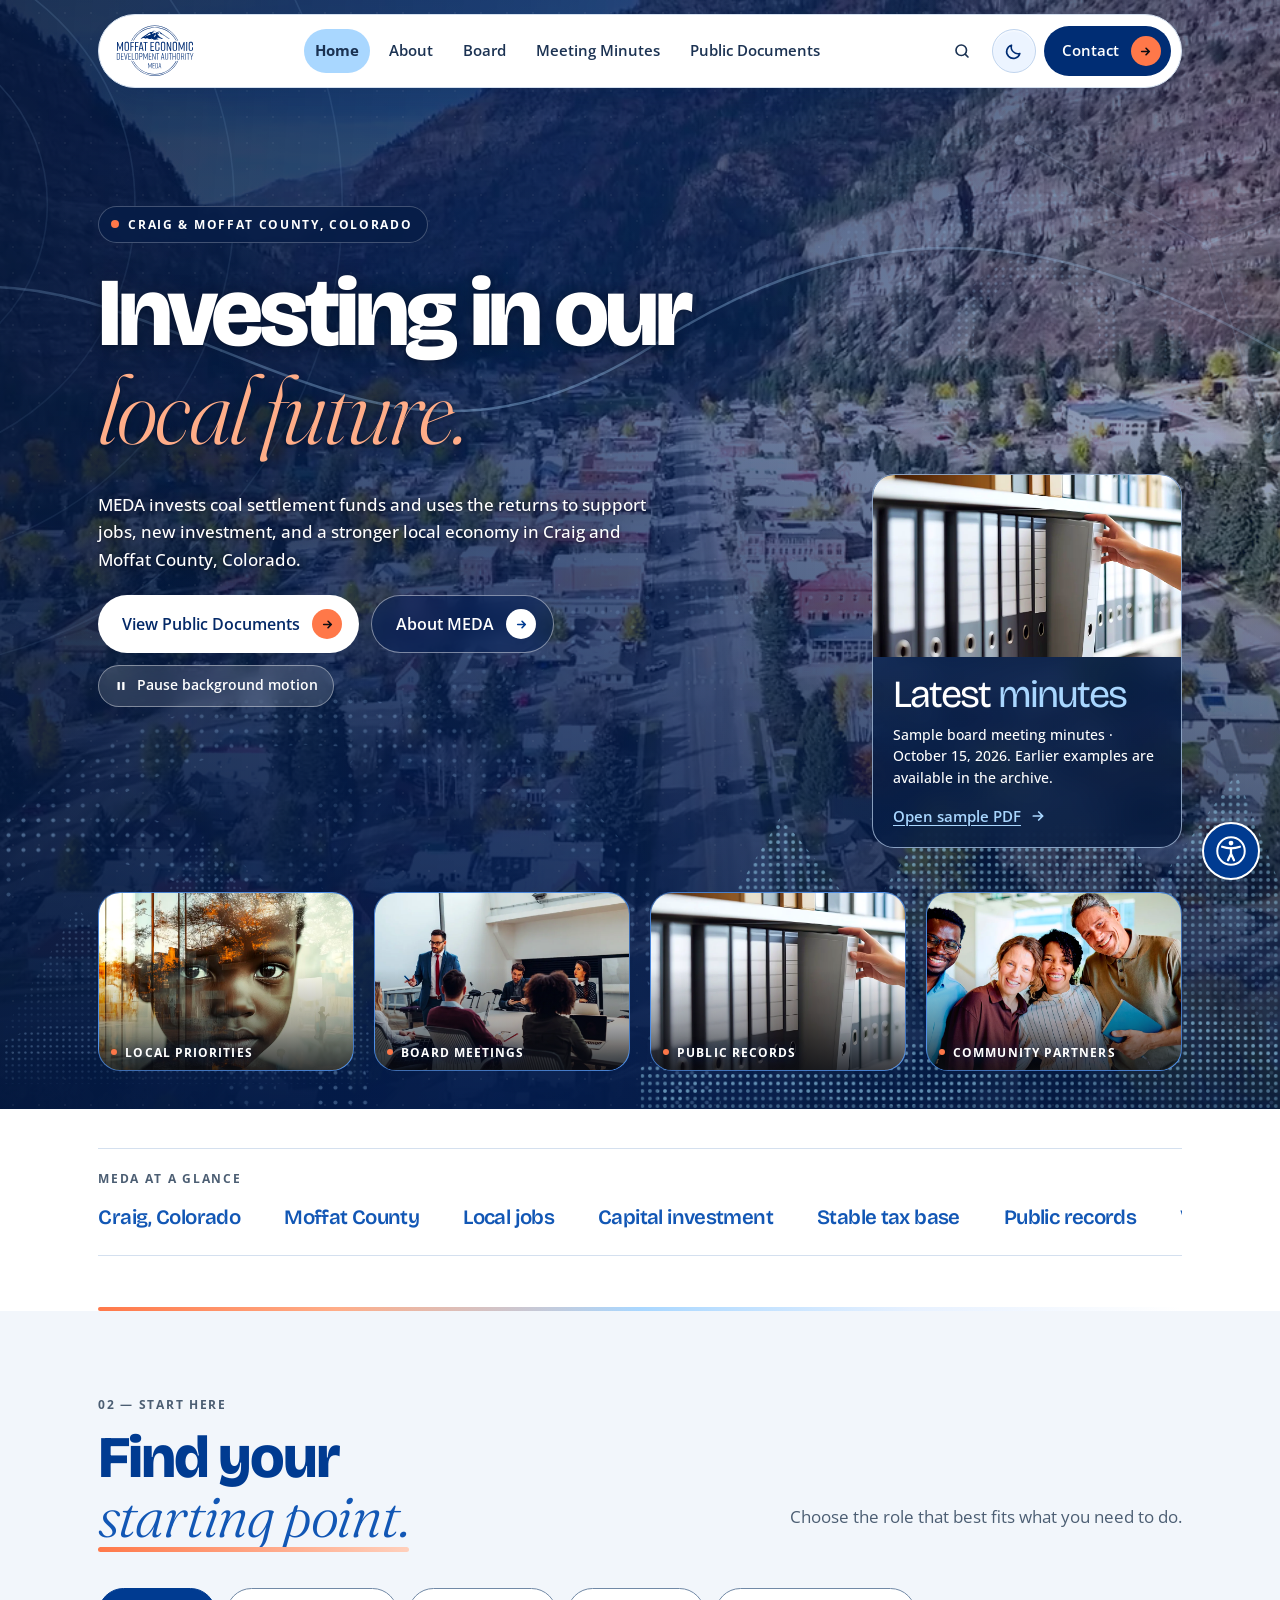
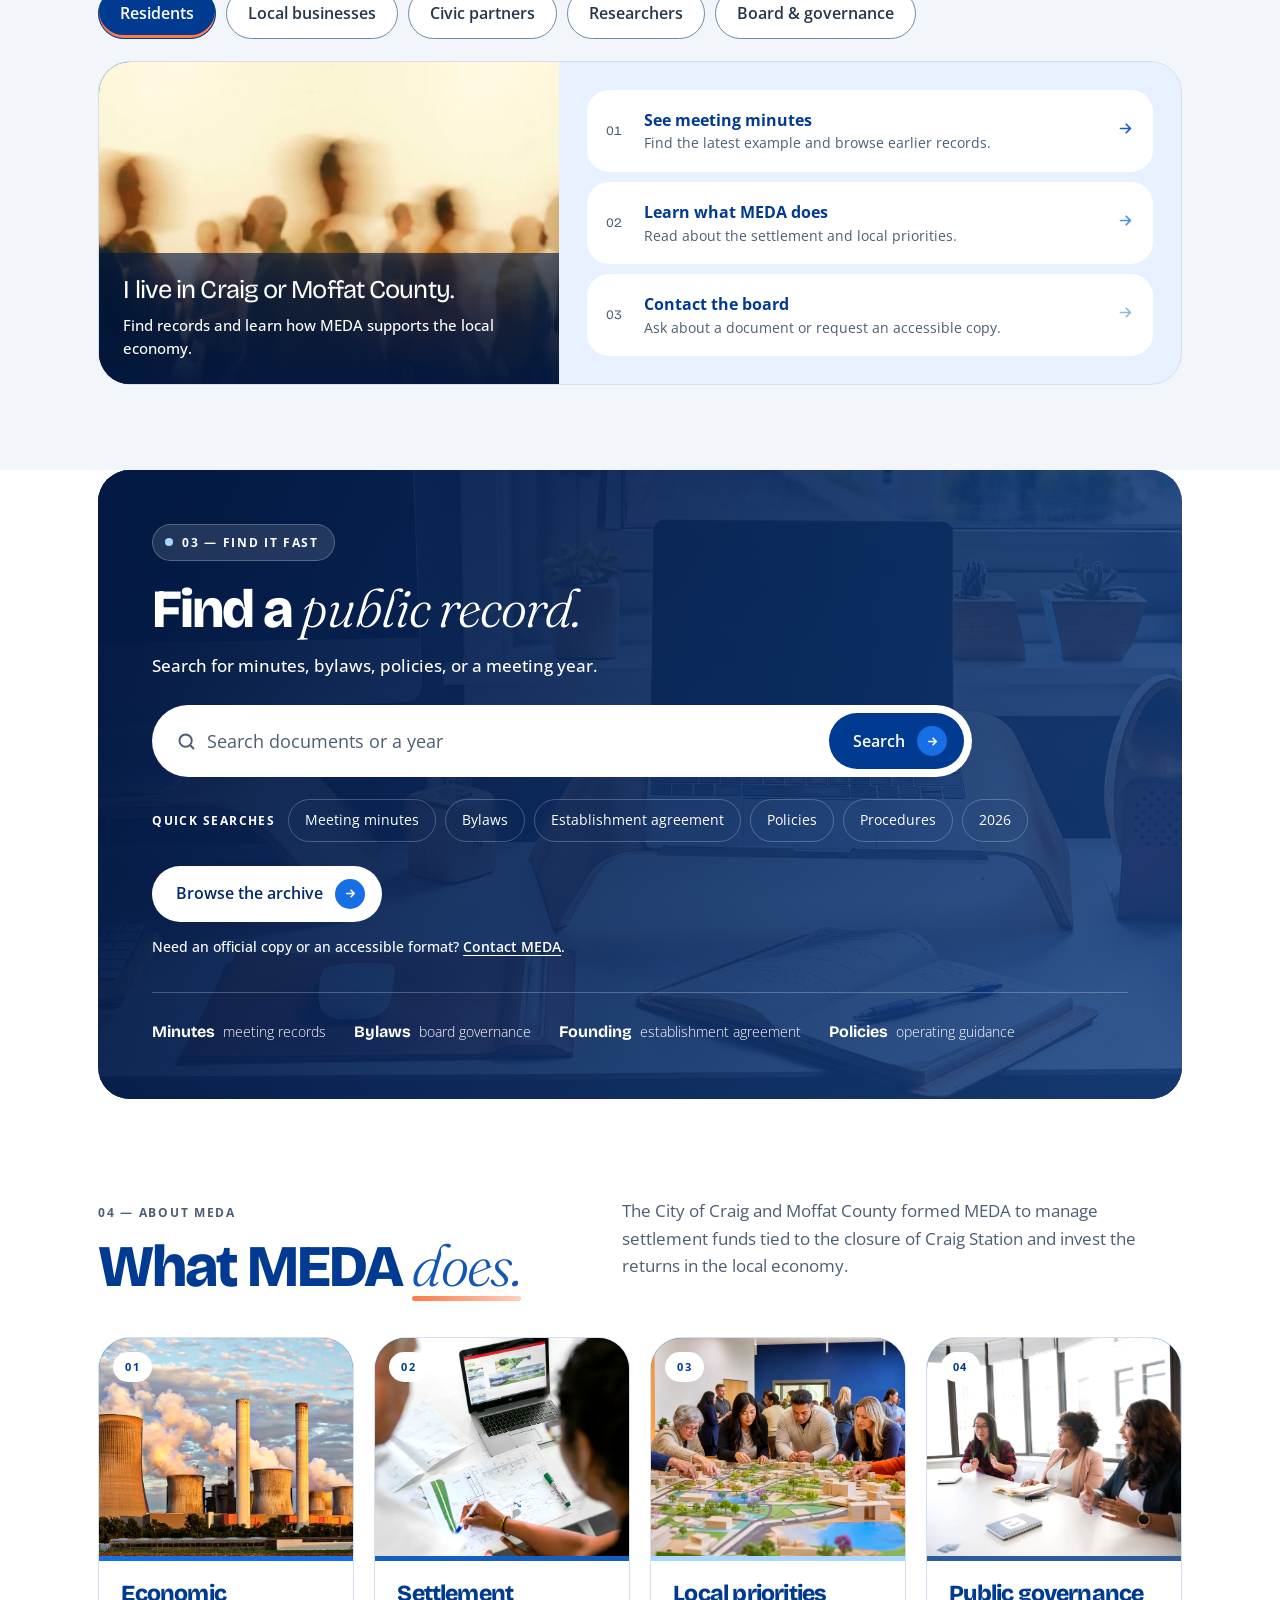
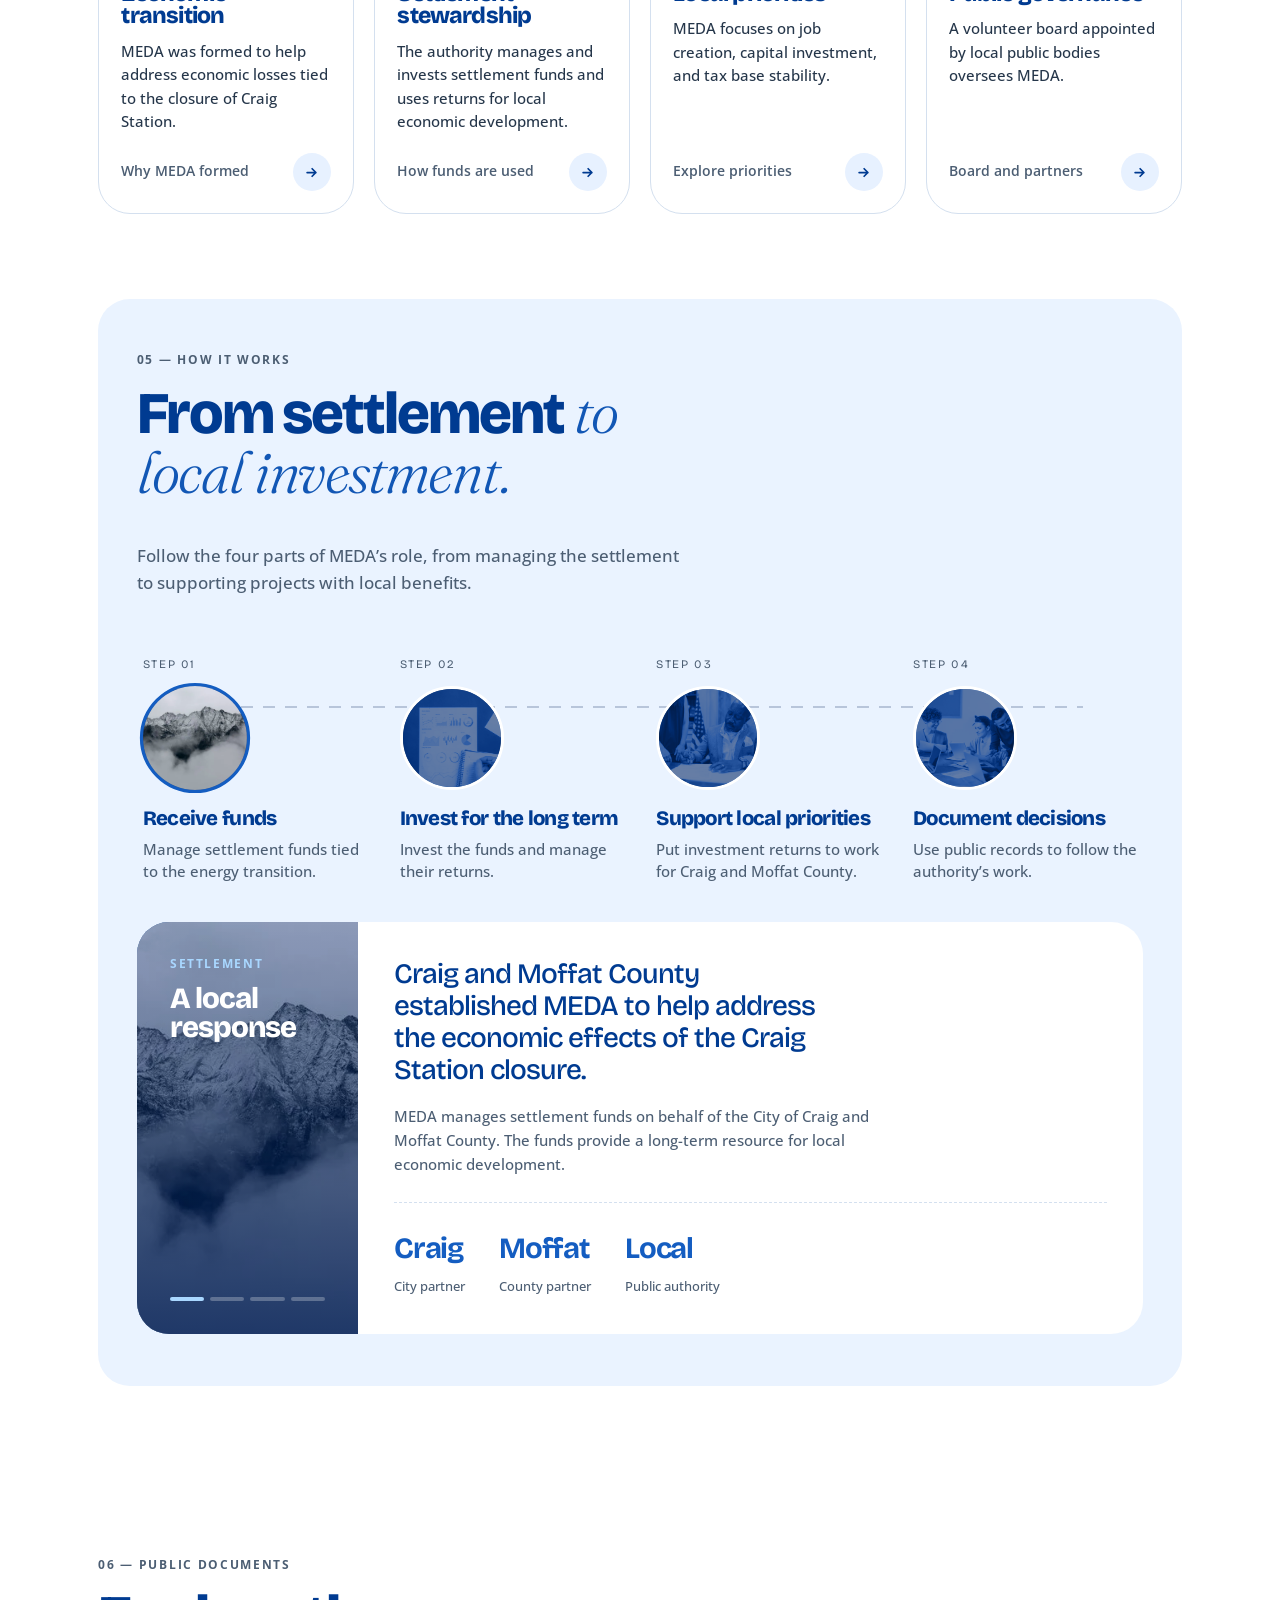
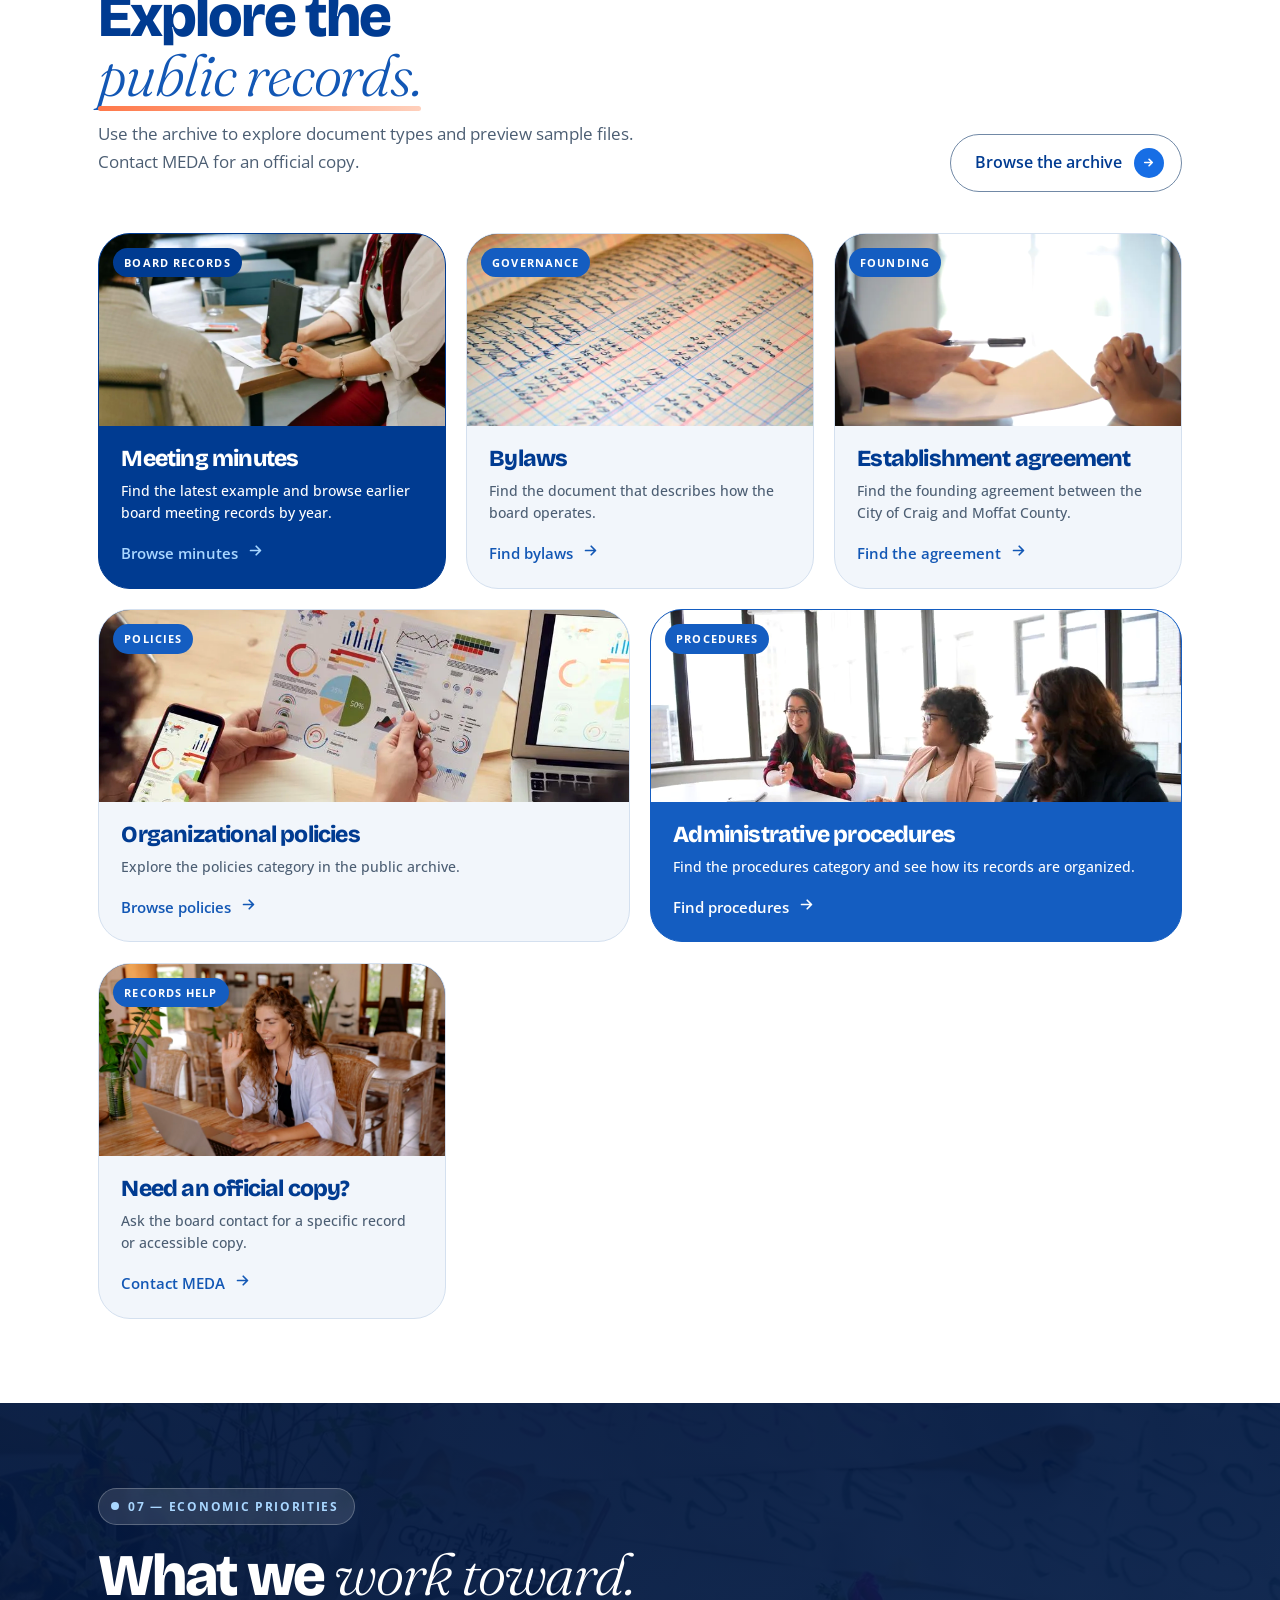
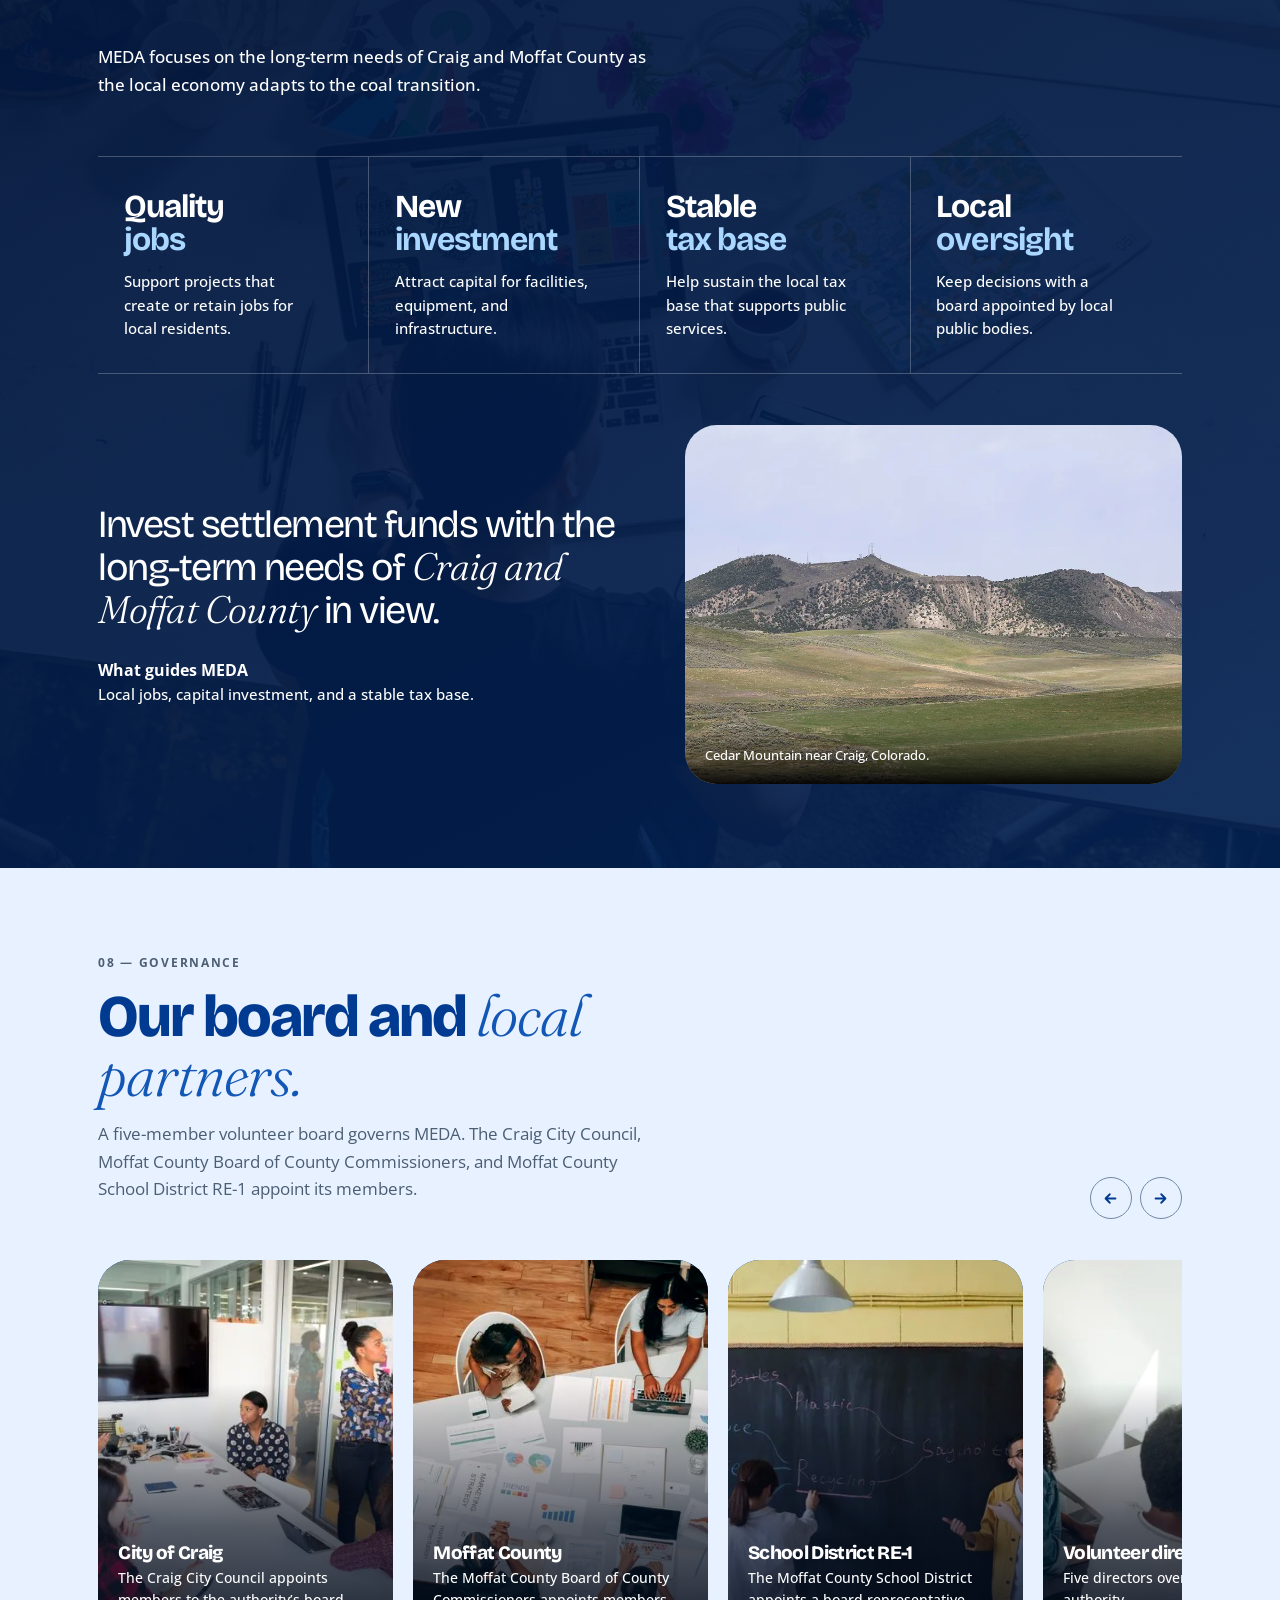
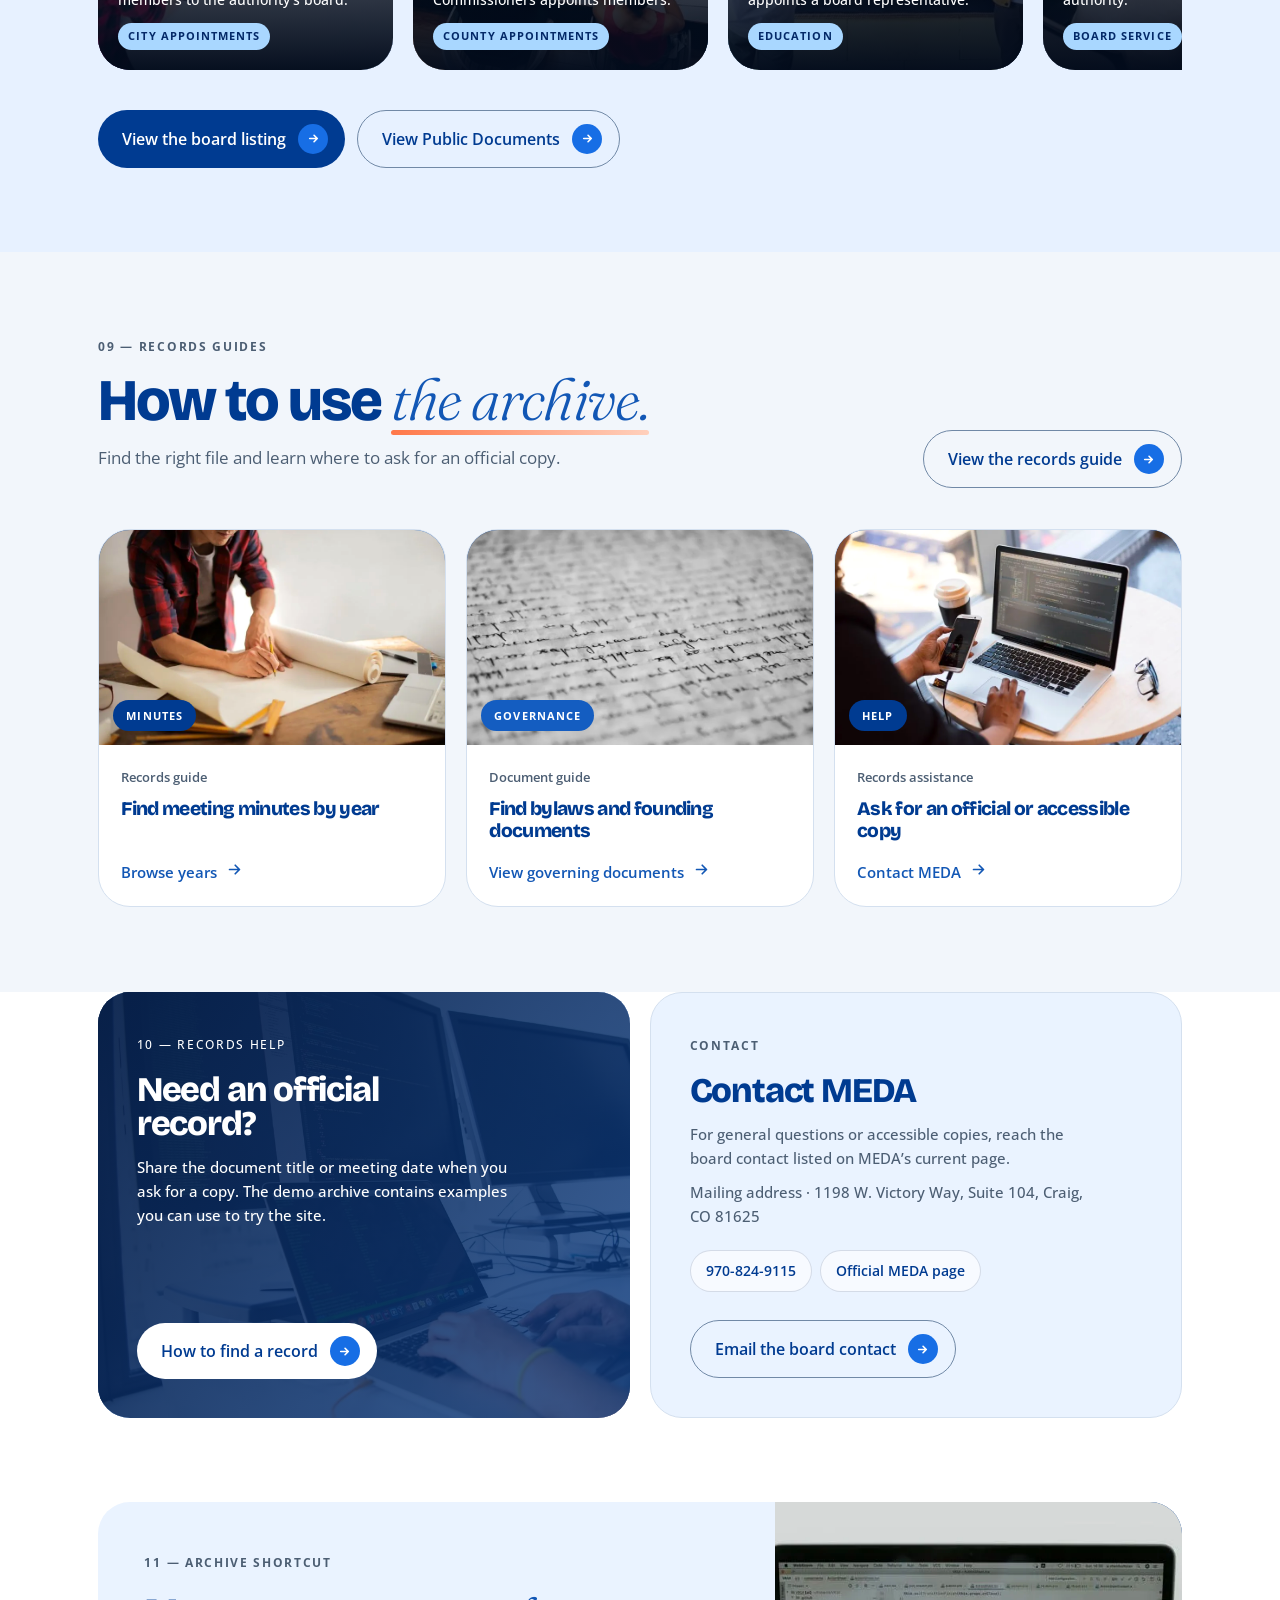
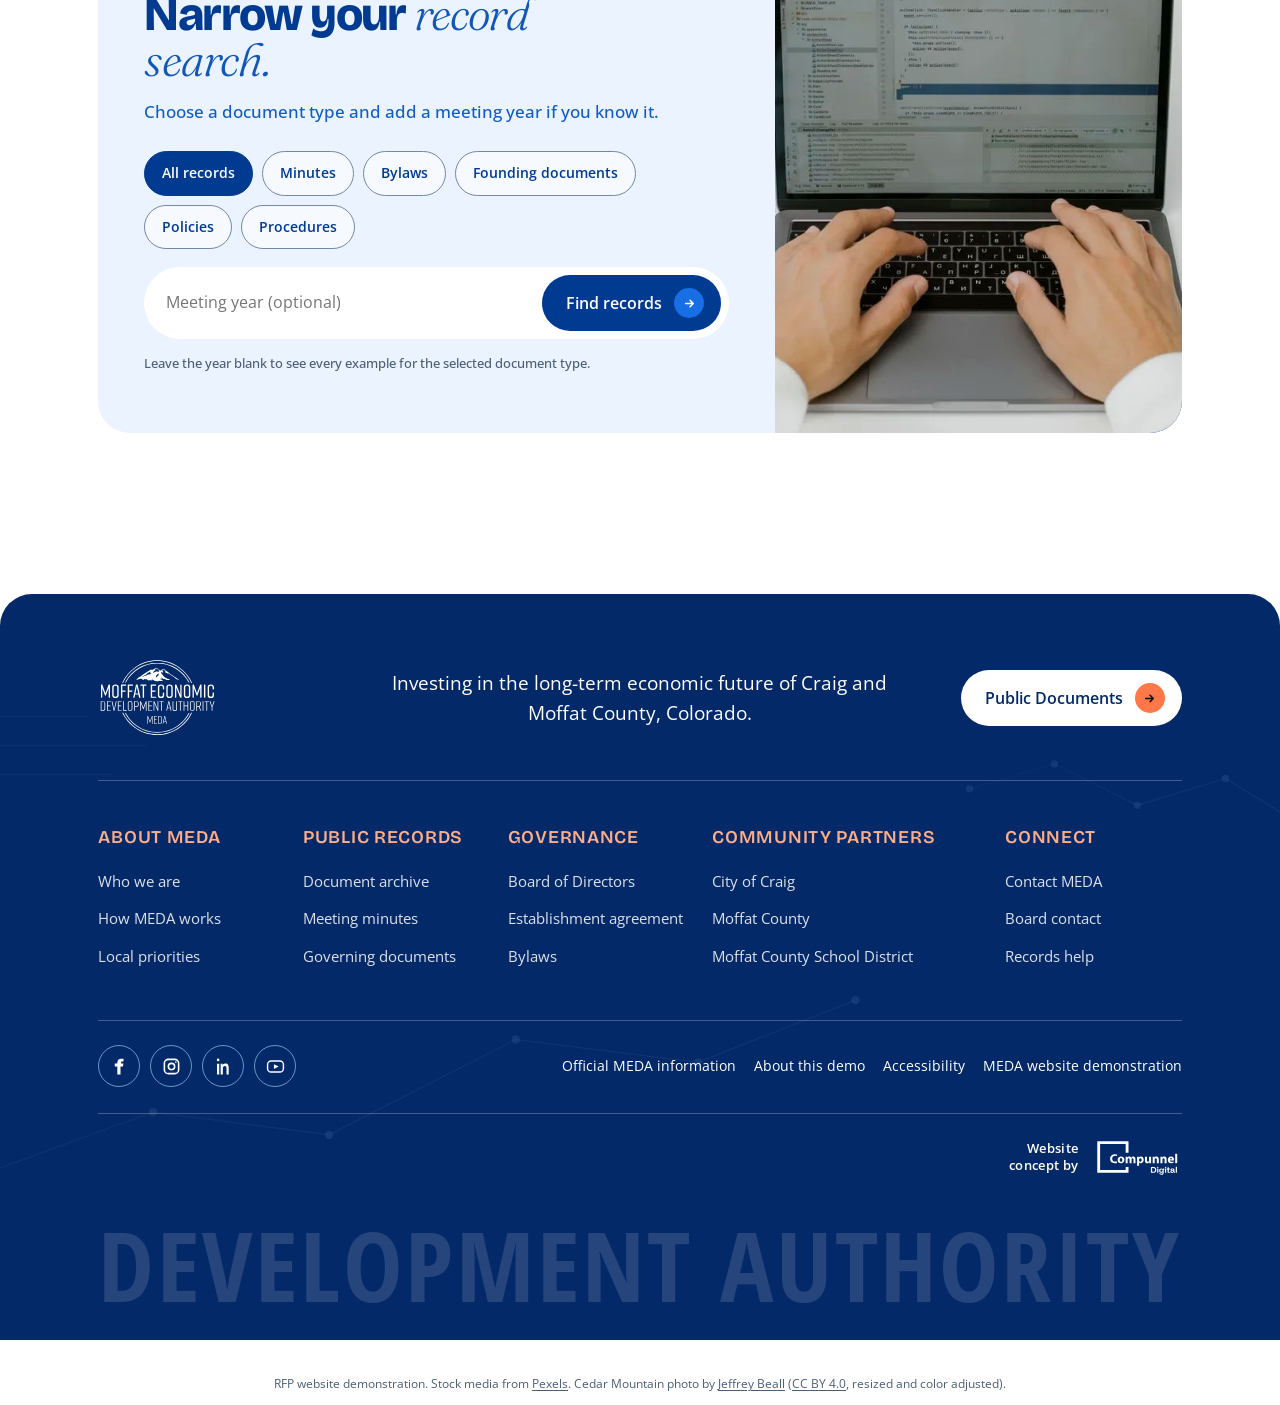
<file: index.html>
<!DOCTYPE html>
<html lang="en" data-theme="light">
<head>
<meta charset="utf-8">
<meta name="viewport" content="width=device-width, initial-scale=1">
<meta name="description" content="Learn how the Moffat Economic Development Authority supports Craig and Moffat County, and find public records and board contact information.">
<meta name="robots" content="noindex, nofollow">
<meta name="theme-color" content="#ffffff">
<link rel="icon" type="image/svg+xml" href="assets/favicon.svg">
<link rel="apple-touch-icon" href="assets/apple-touch-icon.png">
<title>Moffat Economic Development Authority | MEDA</title>
<link rel="stylesheet" href="assets/fonts/fonts.css">
<style>
/* MEDA theme tokens with the template layout and motion rules. */
:root{
  --p1:#002D74; --p2:#144C9B; --p3:#145DC1; --p4:#3E83DC; --p5:#E7F1FF;
  --acc:#145DC1; --acc-lt:#A9D7FF; --mint:#A9D7FF; --mint-lt:#EAF3FF; --white:#fff;
  --text:#132740; --g-d:#25364A; --g-m:#4C5E73; --g-l:#D4E0EF; --g-ul:#F2F6FB;
  --warm:#2C5C99; --plum:#254E89; --cta:#002D74; --nav-ink:#1B3252;

  --line:rgba(3,31,87,.14);
  --line-lt:rgba(255,255,255,.24);
  --r-lg:32px; --r-md:22px; --r-sm:14px;
  --display:'Bricolage Grotesque',system-ui,sans-serif;
  --accent-font:'Fraunces',Georgia,serif;
  --body:'Open Sans',system-ui,-apple-system,sans-serif;
  --pad:clamp(20px,5vw,72px); --gap:clamp(14px,1.6vw,22px);
  --navh:116px;
}
*{box-sizing:border-box}
html{scroll-behavior:smooth}
body{margin:0;background:var(--white);color:var(--g-d);font-family:var(--body);font-size:16.5px;line-height:1.6;-webkit-font-smoothing:antialiased;overflow-x:hidden}
img{max-width:100%;display:block}
a{color:inherit;text-decoration:none}
button{font:inherit;color:inherit;border:0;background:none;cursor:pointer}
input{font:inherit}
:focus-visible{outline:3px solid var(--acc);outline-offset:3px;border-radius:6px}
.wrap{max-width:1100px;margin:0 auto;padding-inline:var(--pad)}
h1,h2,h3,h4{font-family:var(--display);font-weight:800;letter-spacing:-.035em;line-height:.99;margin:0;color:var(--p1)}
.it{font-family:var(--accent-font);font-style:italic;font-weight:300;letter-spacing:-.02em}
.lede{font-size:clamp(16px,1.3vw,19px);color:var(--g-m);max-width:56ch;line-height:1.65;font-weight:300}
.n{font-size:12px;font-weight:700;letter-spacing:.14em;text-transform:uppercase;color:var(--g-m)}
.eyebrow{display:inline-flex;align-items:center;gap:9px;font-size:12px;font-weight:700;letter-spacing:.14em;text-transform:uppercase;
  padding:8px 15px 8px 12px;border-radius:999px;border:1px solid var(--line);background:var(--p5);color:var(--p1)}
.eyebrow::before{content:"";width:8px;height:8px;border-radius:50%;background:var(--acc)}
.on-dark .eyebrow{border-color:var(--line-lt);background:rgba(255,255,255,.12);color:#fff;backdrop-filter:blur(6px)}
.on-dark .eyebrow::before{background:var(--mint)}
.on-dark h1,.on-dark h2,.on-dark h3,.on-dark h4{color:#fff}
.on-dark .lede{color:#C5D4E6}
.on-dark .n{color:rgba(255,255,255,.72)}

.ph{position:relative;overflow:hidden;background:linear-gradient(135deg,var(--p1),var(--p3))}
.ph img{position:absolute;inset:0;width:100%;height:100%;object-fit:cover}
/* keep heads in frame on people photography */
.face-safe{object-position:center 18% !important}

/* ── Buttons ───────────────────────────────── */
.btn{display:inline-flex;align-items:center;gap:12px;padding:13px 17px 13px 24px;border-radius:999px;font-weight:600;font-size:15.5px;
  background:var(--p1);color:#fff;transition:transform .28s cubic-bezier(.2,.8,.3,1),background .28s}
.btn .dot{width:30px;height:30px;flex:none;border-radius:50%;background:var(--acc);color:#fff;display:grid;place-items:center;transition:transform .28s cubic-bezier(.2,.8,.3,1)}
.btn:hover{transform:translateY(-2px);background:var(--p3)}
.btn:hover .dot{transform:translateX(3px) rotate(45deg)}
.btn--ghost{background:transparent;color:var(--p1);border:1.5px solid var(--line)}
.btn--ghost .dot{background:var(--p1);color:#fff}
.btn--ghost:hover{background:var(--p5)}
.btn--white{background:#fff;color:var(--p1)}
.btn--white .dot{background:var(--acc);color:#fff}
.btn--white:hover{background:var(--p5)}
.btn--glass{background:rgba(255,255,255,.14);color:#fff;border:1.5px solid rgba(255,255,255,.45);backdrop-filter:blur(8px)}
.btn--glass .dot{background:#fff;color:var(--p1)}
.btn--glass:hover{background:rgba(255,255,255,.26)}

/* ── NAV ───────────────────────────────────── */
.nav{position:fixed;top:0;left:0;right:0;z-index:80;padding:14px 0}
.nav-inner{display:flex;align-items:center;gap:12px;border-radius:999px;padding:9px 10px 9px 16px;
  background:var(--white);border:1px solid var(--g-l);box-shadow:0 12px 34px -22px rgba(3,31,87,.45);
  transition:box-shadow .35s,border-color .35s,background .35s}
.nav.solid .nav-inner{box-shadow:0 16px 40px -20px rgba(3,31,87,.55);border-color:#D9DFE8}
.brand{display:flex;align-items:center;gap:11px;flex:none}
.brand img{height:48px;width:auto;max-height:none}
.lock{display:flex;flex-direction:column;line-height:1}
.lock b{font-family:var(--display);font-size:14px;font-weight:800;letter-spacing:-.02em;color:#fff;white-space:nowrap}
.lock span{font-size:9.5px;font-weight:700;letter-spacing:.22em;text-transform:uppercase;color:var(--mint);margin-top:5px}
.nav-links{display:flex;gap:2px;margin-left:clamp(8px,1.1vw,18px);margin-right:auto;align-items:center}
.nav-links a{padding:10px 9px;border-radius:999px;font-size:14.5px;font-weight:600;color:var(--nav-ink);white-space:nowrap;transition:background .2s,color .2s}
.nav-links a:hover{background:var(--p5)}
/* the page you are on */
.nav-links a.here{background:var(--mint);color:var(--nav-ink);font-weight:700}
.nav-links a.here:hover{background:var(--mint);filter:brightness(1.04)}
.nav-cta{display:flex;gap:8px;align-items:center}
.icon-btn{width:42px;height:42px;border-radius:50%;border:1px solid rgba(255,255,255,.42);display:grid;place-items:center;color:#fff;transition:all .25s}
.icon-btn:hover{background:rgba(255,255,255,.2)}
.nav .icon-btn{border:0;width:38px;height:38px;color:var(--nav-ink)}
.nav .icon-btn:hover{background:var(--p5)}
.nav .btn{padding:10px 10px 10px 18px;font-size:14.5px;background:var(--cta);color:#fff;white-space:nowrap}
.nav .btn .dot{width:30px;height:30px;background:var(--acc);color:#fff}
.nav .btn:hover{background:#144C9B}
.burger{display:none}
@media(max-width:1100px){.nav-links{display:none}.burger{display:grid}.nav-cta{margin-left:auto}}
/* 561–900px: the mark carries the brand so the CTA keeps its full label */
/* the full logo carries the brand on the white bar */
.nav .lock{display:none}
/* under 560px the pill has no room for the CTA — the drawer and hero carry it instead */
@media(max-width:900px){.nav-inner{padding:8px 10px 8px 16px}.brand img{height:42px}:root{--navh:104px}}
@media(max-width:560px){.nav .btn{display:none}.brand img{height:38px}:root{--navh:96px}}

/* ── 01 HERO with video ────────────────────── */
.topshell{position:relative;isolation:isolate;padding-top:calc(var(--navh) + clamp(40px,7vw,110px));padding-bottom:clamp(30px,4vw,54px);overflow:hidden}
.topshell-bg{position:absolute;inset:0;z-index:-2;background:var(--p1)}
.topshell-bg video,.topshell-bg img{width:100%;height:100%;object-fit:cover;object-position:center 40%}
.topshell-bg::after{content:"";position:absolute;inset:0;
  background:
    radial-gradient(115% 92% at 18% 42%, rgba(7,19,42,.86) 0%, rgba(3,31,87,.56) 52%, rgba(3,31,87,.28) 80%),
    linear-gradient(180deg, rgba(7,19,42,.80) 0%, rgba(3,31,87,.54) 40%, rgba(7,19,42,.96) 100%)}
.topshell-grain{position:absolute;inset:0;z-index:-1;opacity:.34;background-image:radial-gradient(rgba(255,255,255,.14) 1px,transparent 1px);background-size:26px 26px}
.hero{position:relative;z-index:4}
.hero h1,.hero .lede{text-shadow:0 2px 18px rgba(7,19,42,.75),0 1px 3px rgba(7,19,42,.5)}
.hero h1{font-size:clamp(42px,7.6vw,120px);letter-spacing:-.045em;margin:22px 0 0;max-width:16ch;color:#fff}
.hero h1 .it{color:var(--mint)}
.hero-grid{display:grid;grid-template-columns:1.4fr .6fr;gap:clamp(24px,4vw,60px);align-items:end;margin-top:30px}
.hero-actions{display:flex;gap:12px;flex-wrap:wrap;margin-top:26px}
.hero-side{border:1px solid rgba(255,255,255,.3);border-radius:var(--r-md);background:rgba(255,255,255,.12);backdrop-filter:blur(10px);overflow:hidden}
.hero-side .ph{height:180px}
.hero-side .in{padding:20px}
.hero-side .k{font-family:var(--display);font-size:clamp(28px,3vw,40px);line-height:1;letter-spacing:-.05em;color:#fff}
.hero-side .k span{color:var(--mint)}
.hero-side p{margin:10px 0 0;font-size:14px;color:#C5D4E6;line-height:1.55;font-weight:300}
.hero-side a{display:inline-flex;gap:9px;align-items:center;margin-top:16px;font-weight:600;font-size:14.5px;color:var(--mint)}
.strip{display:grid;grid-template-columns:repeat(4,1fr);gap:var(--gap);margin-top:clamp(28px,3.4vw,46px)}
.strip .ph{border-radius:var(--r-md);height:clamp(130px,14vw,190px);border:1px solid rgba(255,255,255,.24)}
.strip .ph img{transition:transform .7s cubic-bezier(.2,.8,.3,1)}
.strip .ph:hover img{transform:scale(1.06)}
.strip .cap{position:absolute;left:12px;bottom:10px;z-index:2;color:#fff;font-size:12px;font-weight:700;letter-spacing:.09em;text-transform:uppercase;text-shadow:0 1px 12px rgba(3,31,87,.95)}
@media(max-width:900px){.hero-grid{grid-template-columns:1fr}.strip{grid-template-columns:1fr 1fr}}

/* Marquee */
.marquee{border-block:1px solid var(--g-l);padding:20px 0;overflow:hidden;
  -webkit-mask-image:linear-gradient(90deg,transparent,#000 8%,#000 92%,transparent);mask-image:linear-gradient(90deg,transparent,#000 8%,#000 92%,transparent)}
.marquee-label{font-size:12px;letter-spacing:.14em;text-transform:uppercase;font-weight:700;color:var(--g-m);margin-bottom:14px}
.marquee-track{display:flex;gap:44px;width:max-content;animation:slide 46s linear infinite}
.marquee:hover .marquee-track{animation-play-state:paused}
.marquee-track span{font-family:var(--display);font-size:clamp(16px,1.6vw,22px);font-weight:600;letter-spacing:-.03em;color:var(--p3);white-space:nowrap;opacity:.6}
@keyframes slide{to{transform:translateX(-50%)}}

.sec{padding:clamp(52px,6.6vw,110px) 0}
.sec-head{display:flex;justify-content:space-between;align-items:flex-end;gap:24px;flex-wrap:wrap;margin-bottom:clamp(26px,3.2vw,48px)}
.sec-head h2{font-size:clamp(32px,4.6vw,70px);max-width:15ch}
.sec-head h2 .it{color:var(--acc)}
.sec-head .lede{margin-top:14px}

/* ── 02 AUDIENCE ───────────────────────────── */
.paths{display:flex;gap:10px;flex-wrap:wrap}
.path{padding:12px 21px;border-radius:999px;border:1.5px solid var(--g-l);font-weight:600;font-size:15.5px;color:var(--g-d);background:#fff;
  transition:all .25s cubic-bezier(.2,.8,.3,1)}
.path:hover{border-color:var(--acc);color:var(--acc);transform:translateY(-2px)}
.path[aria-selected="true"]{background:var(--p1);border-color:var(--p1);color:#fff}
.path-panel{margin-top:22px;border-radius:var(--r-lg);overflow:hidden;border:1px solid var(--g-l);background:var(--p5);
  display:grid;grid-template-columns:.85fr 1.15fr}
.path-media{position:relative;min-height:320px;background:var(--p1)}
.path-media img{position:absolute;inset:0;width:100%;height:100%;object-fit:cover;object-position:center 20%}
.path-media .cop{position:absolute;inset:auto 0 0 0;z-index:2;padding:24px;background:linear-gradient(180deg,transparent,rgba(3,31,87,.95))}
.path-media .who{font-family:var(--display);font-size:clamp(20px,2vw,29px);letter-spacing:-.035em;line-height:1.05;color:#fff}
.path-media p{margin:10px 0 0;color:#C5D4E6;font-size:14.5px;font-weight:300}
.path-links{padding:clamp(18px,2.2vw,28px);display:grid;gap:10px;align-content:center}
.path-link{display:flex;align-items:center;gap:16px;padding:16px 18px;border-radius:var(--r-md);background:#fff;border:1px solid transparent;transition:all .25s}
.path-link .num{font-family:var(--display);font-size:13px;color:var(--g-m);width:22px;flex:none}
.path-link strong{font-weight:700;font-size:16px;color:var(--p1)}
.path-link em{display:block;font-size:13.5px;color:var(--g-m);font-style:normal;font-weight:300}
.path-link .arrow{margin-left:auto;color:var(--acc);transition:transform .25s}
.path-link:hover{border-color:var(--acc-lt);transform:translateX(4px)}
.path-link:hover .arrow{transform:translateX(4px)}
@media(max-width:860px){.path-panel{grid-template-columns:1fr}.path-media{min-height:260px}}

/* ── 03 FINDER ─────────────────────────────── */
.finder{border-radius:var(--r-lg);padding:clamp(28px,4.2vw,70px);position:relative;overflow:hidden;isolation:isolate}
.finder-bg{position:absolute;inset:0;z-index:-2;background:var(--p2)}
.finder-bg img{width:100%;height:100%;object-fit:cover;object-position:center 25%;mix-blend-mode:luminosity;opacity:.5}
.finder-bg::after{content:"";position:absolute;inset:0;background:linear-gradient(115deg,rgba(3,31,87,.95) 20%,rgba(25,75,156,.86) 100%)}
.finder h2{font-size:clamp(29px,4.2vw,60px);max-width:14ch}
.finder h2 .it{color:var(--mint)}
.searchbar{margin-top:26px;display:flex;align-items:center;gap:10px;background:#fff;border-radius:999px;padding:8px 8px 8px 24px;max-width:820px}
.searchbar > svg{flex:none;color:var(--g-m)}
.searchbar .btn .dot svg{color:#fff}
.searchbar input{flex:1;border:0;background:none;outline:none;font-size:clamp(15px,1.4vw,18px);color:var(--p1);padding:12px 0}
.searchbar input::placeholder{color:var(--g-m)}
.pops{display:flex;gap:9px;flex-wrap:wrap;margin-top:22px;align-items:center}
.pops .lbl{font-size:12px;letter-spacing:.12em;text-transform:uppercase;font-weight:700;color:var(--mint);margin-right:4px}
.chip{padding:9px 16px;border-radius:999px;border:1px solid var(--line-lt);color:#fff;font-size:14px;transition:all .22s;backdrop-filter:blur(6px)}
.chip:hover{background:var(--mint);color:var(--p1);border-color:var(--mint)}
.finder-meta{display:flex;gap:28px;flex-wrap:wrap;margin-top:34px;padding-top:26px;border-top:1px solid var(--line-lt);font-size:14px;color:#C5D4E6;font-weight:300}
.finder-meta b{color:#fff;font-family:var(--display);font-size:16px}

/* ── 04 PILLARS — photo panel + solid text panel (figure/ground separation) ── */
.pillars{display:grid;gap:var(--gap);grid-template-columns:repeat(4,1fr)}
.pillar{display:flex;flex-direction:column;border-radius:var(--r-lg);overflow:hidden;background:var(--white);
  border:1px solid var(--g-l);transition:transform .35s cubic-bezier(.2,.8,.3,1),box-shadow .35s,border-color .35s}
.pillar:hover{transform:translateY(-8px);box-shadow:0 24px 50px -26px rgba(7,19,42,.5);border-color:var(--g-m)}
.pillar .pic{position:relative;height:clamp(180px,17vw,224px);overflow:hidden;background:var(--p1)}
.pillar .pic img{width:100%;height:100%;object-fit:cover;object-position:center 25%;transition:transform .7s cubic-bezier(.2,.8,.3,1)}
.pillar:hover .pic img{transform:scale(1.06)}
.pillar .no{position:absolute;left:14px;top:14px;z-index:2;background:#fff;color:var(--p1);
  padding:6px 12px;border-radius:99px;font-family:var(--body);font-size:11px;font-weight:700;letter-spacing:.12em}
.pillar .bar{height:5px;width:100%;flex:none}
.pillar .in{padding:22px;display:flex;flex-direction:column;flex:1}
.pillar h3{font-size:clamp(20px,1.8vw,27px);color:var(--p1)}
.pillar p{font-size:15px;color:var(--g-d);margin:12px 0 0;font-weight:400;line-height:1.55}
.pillar .foot{display:flex;align-items:center;justify-content:space-between;gap:12px;margin-top:auto;padding-top:20px;
  font-weight:600;font-size:13.5px;color:var(--g-m)}
.pillar .foot .arrow{width:38px;height:38px;border-radius:50%;background:var(--p5);color:var(--p1);
  display:grid;place-items:center;flex:none;transition:all .35s}
.pillar:hover .foot .arrow{background:var(--acc);color:#fff;transform:rotate(45deg)}
[data-theme="dark"] .pillar{background:#102441;border-color:#3A5678}
[data-theme="dark"] .pillar h3{color:#EEF3FA}
[data-theme="dark"] .pillar p{color:#CDD9E8}
[data-theme="dark"] .pillar .foot{color:#A7B7CD}
[data-theme="dark"] .pillar .foot .arrow{background:#1A3A57;color:#fff}
[data-theme="dark"] .pillar .no{background:#09172D;color:#fff}
@media(max-width:1080px){.pillars{grid-template-columns:repeat(2,1fr)}}
@media(max-width:560px){.pillars{grid-template-columns:1fr}}

/* ── 05 EVIDENCE → ACTION ──────────────────── */
.evidence{background:var(--mint-lt);border-radius:var(--r-lg);padding:clamp(30px,4vw,64px) clamp(18px,3vw,48px)}
.track{position:relative;display:grid;grid-template-columns:repeat(4,1fr);gap:var(--gap);align-items:start}
.track::before{content:"";position:absolute;left:6%;right:6%;top:52px;height:2px;
  background-image:linear-gradient(90deg,rgba(3,31,87,.22) 0 12px,transparent 12px 22px);background-size:22px 2px}
.stage{position:relative;text-align:left;display:flex;flex-direction:column}
.stage .bulb{width:104px;height:104px;border-radius:50%;overflow:hidden;position:relative;z-index:2;border:3px solid #fff;background:var(--p1);
  transition:all .4s cubic-bezier(.2,.8,.3,1);flex:none}
.stage .bulb img{width:100%;height:100%;object-fit:cover;object-position:center 18%;mix-blend-mode:luminosity;opacity:.7;transition:opacity .4s}
.stage .bulb::after{content:"";position:absolute;inset:0;background:rgba(3,31,87,.42);transition:background .4s}
.stage[aria-selected="true"] .bulb{border-color:var(--acc);transform:scale(1.06)}
.stage[aria-selected="true"] .bulb img{opacity:1;mix-blend-mode:normal}
.stage[aria-selected="true"] .bulb::after{background:transparent}
.stage:hover .bulb{border-color:var(--acc-lt)}
.stage h4{font-size:clamp(18px,1.6vw,24px);margin-top:18px;line-height:1.05}
.stage p{font-size:14.5px;color:var(--g-m);margin:10px 0 0;font-weight:300;line-height:1.5;max-width:30ch;text-wrap:pretty}
.stage .tick{font-family:var(--display);font-size:11.5px;letter-spacing:.14em;color:var(--g-m);margin-bottom:12px;display:block}
.case{margin-top:clamp(26px,3vw,44px);border-radius:var(--r-lg);overflow:hidden;background:#fff;
  display:grid;grid-template-columns:.44fr 1.56fr}
.case-tag{position:relative;isolation:isolate;padding:clamp(22px,2.6vw,34px);color:#fff;display:flex;flex-direction:column;justify-content:space-between;gap:20px;min-height:280px}
.case-tag .bg{position:absolute;inset:0;z-index:-2;background:var(--p1)}
.case-tag .bg img{width:100%;height:100%;object-fit:cover;object-position:center 20%;mix-blend-mode:normal;opacity:.88}
.case-tag::after{content:"";position:absolute;inset:0;z-index:-1;background:linear-gradient(180deg,rgba(3,31,87,.28) 0%,rgba(3,31,87,.44) 48%,rgba(3,31,87,.79) 100%)}
.case-tag .p{font-size:11.5px;letter-spacing:.14em;text-transform:uppercase;font-weight:700;color:var(--mint)}
.case-tag h3{font-size:clamp(23px,2.3vw,34px);margin-top:10px;color:#fff}
.case-tag .prog{display:flex;gap:6px}
.case-tag .prog i{height:4px;flex:1;border-radius:99px;background:rgba(255,255,255,.26)}
.case-tag .prog i.on{background:var(--mint)}
.case-body{padding:clamp(22px,2.8vw,40px)}
.case-body .quote{font-family:var(--display);font-size:clamp(19px,2.2vw,32px);letter-spacing:-.035em;line-height:1.14;max-width:24ch;color:var(--p1);margin:0}
.case-body .detail{margin-top:18px;color:var(--g-m);font-size:15px;max-width:56ch;font-weight:300}
.case-body .metrics{display:flex;gap:34px;flex-wrap:wrap;margin-top:26px;padding-top:22px;border-top:1px dashed var(--g-l)}
.case-body .metrics div b{display:block;font-family:var(--display);font-size:clamp(23px,2.3vw,33px);letter-spacing:-.04em;color:var(--acc)}
.case-body .metrics div span{font-size:13px;color:var(--g-m)}
@media(max-width:980px){.track{grid-template-columns:repeat(2,1fr);gap:32px}.track::before{display:none}.case{grid-template-columns:1fr}.stage p{max-width:none}}
@media(max-width:520px){.track{grid-template-columns:1fr}}

/* ── 06 INITIATIVES ────────────────────────── */
.inits{display:grid;grid-template-columns:repeat(6,1fr);gap:var(--gap)}
.init{grid-column:span 2;border-radius:var(--r-lg);overflow:hidden;background:var(--g-ul);border:1px solid var(--g-l);display:flex;flex-direction:column;
  min-height:250px;transition:transform .3s cubic-bezier(.2,.8,.3,1),box-shadow .3s}
.init:hover{transform:translateY(-6px);box-shadow:0 20px 44px -24px rgba(3,31,87,.55)}
.init.wide{grid-column:span 3}
.init .pic{height:clamp(164px,15vw,214px)}
.init .pic img{transition:transform .7s cubic-bezier(.2,.8,.3,1);object-position:center 22%}
.init:hover .pic img{transform:scale(1.06)}
.init .pic .tag{position:absolute;z-index:2;left:14px;top:14px;font-size:11px;font-weight:700;letter-spacing:.1em;text-transform:uppercase;
  padding:6px 11px;border-radius:99px;color:#fff}
.init .in{padding:22px;display:flex;flex-direction:column;flex:1}
.init h3{font-size:clamp(20px,1.8vw,27px)}
.init p{font-size:14px;color:var(--g-m);margin:9px 0 0;font-weight:300}
.init .go{display:inline-flex;align-items:center;gap:9px;margin-top:auto;padding-top:18px;font-weight:600;font-size:14.5px;color:var(--acc)}
.init .go .arrow{transition:transform .3s}
.init:hover .go .arrow{transform:translateX(5px)}
.init.feature{background:var(--p1);border-color:var(--p1)}
.init.feature h3{color:#fff}.init.feature p{color:#C5D4E6}.init.feature .go{color:var(--mint)}
.init.accent{background:var(--acc);border-color:var(--acc)}
.init.accent h3{color:#fff}.init.accent p{color:#E4F3FA}.init.accent .go{color:#fff}
@media(max-width:1080px){.inits{grid-template-columns:repeat(4,1fr)}.init.wide{grid-column:span 2}}
@media(max-width:680px){.inits{grid-template-columns:1fr}.init,.init.wide{grid-column:span 1}}

/* ── 07 IMPACT ─────────────────────────────── */
.impact{position:relative;isolation:isolate;color:#fff;padding:clamp(52px,6.6vw,110px) 0}
.impact-bg{position:absolute;inset:0;z-index:-2;background:var(--p1)}
.impact-bg img{width:100%;height:100%;object-fit:cover;opacity:.24;mix-blend-mode:luminosity}
.impact-bg::after{content:"";position:absolute;inset:0;background:linear-gradient(155deg,rgba(3,31,87,.95),rgba(10,47,113,.94))}
.impact-grid{display:grid;grid-template-columns:repeat(4,1fr);border-top:1px solid var(--line-lt);margin-top:clamp(22px,3vw,38px)}
.stat{padding:clamp(24px,2.6vw,38px) clamp(16px,2vw,28px);border-right:1px solid var(--line-lt);border-bottom:1px solid var(--line-lt)}
.stat:last-child{border-right:0}
.stat b{display:block;font-family:var(--display);font-size:clamp(44px,5.6vw,86px);letter-spacing:-.055em;line-height:.9;color:#fff;font-variant-numeric:tabular-nums}
.stat b .suf{font-size:.45em;vertical-align:super;color:var(--mint)}
.stat.spin b{color:var(--acc-lt)}
.stat span{display:block;margin-top:14px;font-size:14.5px;color:#C5D4E6;max-width:22ch;font-weight:300}
/* non-numeric impact statements: same slot, readable weight */
.stat.word b{font-size:clamp(23px,2.5vw,34px);letter-spacing:-.03em;line-height:1.04;max-width:13ch}
.stat.word b i{font-style:normal;color:var(--mint);display:block}
.story{display:grid;grid-template-columns:1.05fr .95fr;gap:clamp(20px,3vw,50px);align-items:center;padding-top:clamp(30px,4vw,58px)}
.story blockquote{margin:0;font-family:var(--display);font-size:clamp(23px,3vw,44px);letter-spacing:-.04em;line-height:1.1;color:#fff}
.story blockquote .it{color:var(--mint)}
.story .who{display:flex;align-items:center;gap:14px;margin-top:26px}
.story .who .av{width:58px;height:58px;border-radius:50%;overflow:hidden;flex:none;border:2px solid var(--mint)}
.story .who .av img{width:100%;height:100%;object-fit:cover;object-position:center 15%}
.story .who p{margin:0;font-size:14.5px;color:#C5D4E6;font-weight:300}
.story .who p b{display:block;color:#fff;font-size:16px;font-weight:700}
.story-media{border-radius:var(--r-lg);overflow:hidden;position:relative;min-height:clamp(260px,28vw,360px)}
.story-media img{position:absolute;inset:0;width:100%;height:100%;object-fit:cover}
.story-media figcaption{position:absolute;left:0;right:0;bottom:0;z-index:2;padding:18px 20px;font-size:13px;color:#fff;
  background:linear-gradient(180deg,transparent,rgba(3,31,87,.95));font-weight:300}
@media(max-width:1080px){.impact-grid{grid-template-columns:repeat(2,1fr)}.stat:nth-child(2){border-right:0}}
@media(max-width:860px){.story{grid-template-columns:1fr}}
@media(max-width:520px){.impact-grid{grid-template-columns:1fr}.stat{border-right:0}}

/* ── 08 PEOPLE ─────────────────────────────── */
.people{background:var(--p5)}
.people-rail{display:flex;gap:var(--gap);overflow-x:auto;padding-bottom:14px;scroll-snap-type:x mandatory;scrollbar-width:none}
.people-rail::-webkit-scrollbar{display:none}
.person{flex:0 0 clamp(228px,23vw,300px);scroll-snap-align:start;border-radius:var(--r-lg);overflow:hidden;position:relative;
  min-height:clamp(330px,32vw,420px);display:flex;flex-direction:column;justify-content:flex-end;isolation:isolate;
  transition:transform .35s cubic-bezier(.2,.8,.3,1)}
.person .bg{position:absolute;inset:0;z-index:-2;background:var(--p1)}
.person .bg img{width:100%;height:100%;object-fit:cover;object-position:center 15%;transition:transform .8s cubic-bezier(.2,.8,.3,1)}
.person::after{content:"";position:absolute;inset:0;z-index:-1;background:linear-gradient(180deg,rgba(3,31,87,0) 40%,rgba(3,31,87,.95) 100%)}
.person:hover{transform:translateY(-6px)}
.person:hover .bg img{transform:scale(1.05)}
.person .in{padding:20px;color:#fff}
.person h4{font-size:19px;color:#fff}
.person p{margin:5px 0 0;font-size:13.5px;color:#C5D4E6;font-weight:300}
.person .badge{display:inline-block;margin-top:12px;font-size:10.5px;font-weight:700;letter-spacing:.1em;text-transform:uppercase;
  padding:5px 10px;border-radius:99px;background:var(--mint);color:var(--p1)}
.rail-nav{display:flex;gap:8px}
.rail-nav .icon-btn{border-color:rgba(3,31,87,.2);color:var(--p1)}
.rail-nav .icon-btn:hover{background:#fff}

/* ── 09 INSIGHTS ───────────────────────────── */
.posts{display:grid;grid-template-columns:repeat(3,1fr);gap:var(--gap)}
.post{border-radius:var(--r-lg);border:1px solid var(--g-l);background:#fff;overflow:hidden;display:flex;flex-direction:column;transition:transform .3s cubic-bezier(.2,.8,.3,1)}
.post:hover{transform:translateY(-6px)}
.post .thumb{height:clamp(170px,17vw,215px)}
.post .thumb img{transition:transform .7s cubic-bezier(.2,.8,.3,1);object-position:center 25%}
.post:hover .thumb img{transform:scale(1.06)}
.post .thumb .kicker{position:absolute;z-index:3;left:14px;bottom:14px;padding:7px 13px;border-radius:99px;color:#fff;
  font-size:11px;font-weight:700;letter-spacing:.1em;text-transform:uppercase}
.post .body{padding:22px;display:flex;flex-direction:column;flex:1}
.post time{font-size:13px;color:var(--g-m);font-weight:600}
.post h3{font-size:clamp(18px,1.5vw,23px);margin-top:10px;line-height:1.12}
.post .go{margin-top:auto;padding-top:20px;font-weight:600;font-size:14.5px;display:inline-flex;gap:9px;align-items:center;color:var(--acc)}
.post .go .arrow{transition:transform .3s}
.post:hover .go .arrow{transform:translateX(5px)}
@media(max-width:980px){.posts{grid-template-columns:1fr 1fr}}
@media(max-width:640px){.posts{grid-template-columns:1fr}}

/* ── 10 PRESS ──────────────────────────────── */
.press{display:grid;grid-template-columns:1fr 1fr;gap:var(--gap)}
.press-card{border-radius:var(--r-lg);padding:clamp(24px,3vw,46px);display:flex;flex-direction:column;justify-content:space-between;
  min-height:340px;position:relative;overflow:hidden;isolation:isolate}
.press-card.a{color:#fff}
.press-card.a .bg{position:absolute;inset:0;z-index:-2;background:var(--acc)}
.press-card.a .bg img{width:100%;height:100%;object-fit:cover;object-position:center 20%;mix-blend-mode:luminosity;opacity:.42}
.press-card.a::after{content:"";position:absolute;inset:0;z-index:-1;background:linear-gradient(125deg,rgba(14,66,137,.92) 15%,rgba(3,31,87,.92) 100%)}
.press-card.a h3,.press-card.a p{color:#fff}
.press-card.a .n{color:rgba(255,255,255,.86)}
.press-card.b{background:var(--mint-lt);border:1px solid var(--g-l)}
.press-card h3{font-size:clamp(25px,2.7vw,40px);max-width:16ch}
.press-card p{font-size:15px;margin:14px 0 0;max-width:44ch;font-weight:300;color:var(--g-m)}
.press-card .btn{align-self:flex-start;margin-top:28px}
.quicklinks{display:flex;flex-wrap:wrap;gap:8px;margin-top:22px}
.quicklinks a{padding:9px 15px;border-radius:999px;border:1.5px solid var(--line);background:rgba(255,255,255,.6);
  font-size:14px;font-weight:600;color:var(--p1);transition:all .22s}
.quicklinks a:hover{border-color:var(--p1);background:#fff;transform:translateY(-1px)}
[data-theme="dark"] .quicklinks a{background:rgba(255,255,255,.07);color:#E6EDF7;border-color:rgba(255,255,255,.28)}
.expert-strip{display:flex;margin-top:24px}
.expert-strip .av{width:52px;height:52px;border-radius:50%;border:3px solid var(--mint-lt);margin-right:-14px;overflow:hidden;background:var(--p1)}
.expert-strip .av img{width:100%;height:100%;object-fit:cover;object-position:center 15%}
.expert-strip .more{width:52px;height:52px;border-radius:50%;border:3px solid var(--mint-lt);background:var(--p1);color:#fff;
  display:grid;place-items:center;font-family:var(--display);font-weight:800;font-size:13px}
@media(max-width:820px){.press{grid-template-columns:1fr}}

/* ── 11 NEWSLETTER ─────────────────────────── */
.news{border-radius:var(--r-lg);overflow:hidden;display:grid;grid-template-columns:1.25fr .75fr;background:var(--mint-lt)}
.news .in{padding:clamp(26px,3.6vw,58px)}
.news h2{font-size:clamp(28px,3.6vw,54px);max-width:15ch;color:var(--p1)}
.news h2 .it{color:var(--acc)}
.news .lede{color:var(--p2);margin-top:14px}
.news .n{color:var(--g-m)}
.news-media{position:relative;min-height:300px;background:var(--p1)}
.news-media img{position:absolute;inset:0;width:100%;height:100%;object-fit:cover;object-position:center 20%}
.news-form{margin-top:26px;max-width:640px}
.interests{display:flex;gap:9px;flex-wrap:wrap;margin-bottom:18px}
.int{padding:10px 17px;border-radius:999px;border:1.5px solid rgba(3,31,87,.24);font-size:14px;font-weight:600;transition:all .22s;color:var(--p1);background:rgba(255,255,255,.6)}
.int[aria-pressed="true"]{background:var(--p1);color:#fff;border-color:var(--p1)}
.int:hover{border-color:var(--p1)}
.news-row{display:flex;gap:10px;background:#fff;border-radius:999px;padding:8px 8px 8px 22px;align-items:center;flex-wrap:wrap}
.news-row input{flex:1;min-width:170px;border:0;background:none;outline:none;padding:13px 0;font-size:16px;color:var(--p1)}
.news-note{margin-top:14px;font-size:13px;color:var(--g-m)}
.news-ok{display:none;margin-top:16px;font-weight:700;color:var(--p1)}
@media(max-width:860px){.news{grid-template-columns:1fr}.news-media{min-height:220px;order:-1}}

/* ── 12 FOOTER ─────────────────────────────── */
footer{position:relative;isolation:isolate;color:#fff;margin-top:clamp(48px,6vw,88px);border-radius:var(--r-lg) var(--r-lg) 0 0;
  padding:clamp(40px,5vw,82px) 0 24px;overflow:hidden;background:var(--p1)}
.foot-art{position:absolute;inset:0;z-index:-1;width:100%;height:100%;opacity:.5;pointer-events:none}
.foot-lead{display:flex;align-items:center;justify-content:space-between;gap:clamp(20px,3vw,40px);flex-wrap:wrap;
  padding-bottom:clamp(26px,3.4vw,42px);margin-bottom:clamp(26px,3.4vw,42px);border-bottom:1px solid var(--line-lt)}
.foot-lead .who{display:flex;flex-direction:column;align-items:center;text-align:center;gap:18px}
.foot-top{display:grid;grid-template-columns:repeat(5,1fr);gap:clamp(18px,2.2vw,30px)}
.foot-brand .logo-chip{display:inline-block;background:transparent;padding:0}
.foot-brand img{height:64px;width:auto}
.foot-brand p{color:#E6EEF7;font-size:19px;line-height:1.6;margin:0 auto;max-width:52ch;font-weight:400;text-align:center}
.foot-brand address{font-style:normal;color:#C5D4E6;font-size:14px;margin-top:20px;line-height:1.75;font-weight:300}
.foot-brand address a{color:var(--mint)}
.foot-col h5{font-family:var(--display);font-size:18px;letter-spacing:.14em;text-transform:uppercase;color:var(--mint);margin:0 0 16px;font-weight:700}
.foot-col ul{list-style:none;padding:0;margin:0;display:grid;gap:11px}
.foot-col a{font-size:14.5px;color:#fff;opacity:.86;transition:opacity .2s,color .2s}
.foot-col a:hover{opacity:1;color:var(--mint)}
.foot-bottom{margin-top:clamp(32px,4vw,58px);padding-top:24px;border-top:1px solid var(--line-lt);display:flex;justify-content:space-between;
  gap:18px;flex-wrap:wrap;align-items:center;font-size:13.5px;color:#C5D4E6}
.socials{display:flex;gap:8px}
.socials a{width:40px;height:40px;border-radius:50%;border:1px solid var(--line-lt);display:grid;place-items:center;transition:all .22s}
.socials a:hover{background:var(--mint);color:var(--p1);border-color:var(--mint)}
.foot-legal{display:flex;gap:18px;flex-wrap:wrap;align-items:center}
/* Giant wordmark, edge to edge of the grid */
.wordmark{margin-top:clamp(26px,3.4vw,52px)}
.wordmark svg{width:100%;height:auto;display:block;overflow:visible}
.wordmark text{font-family:var(--display);font-weight:800;fill:#fff;opacity:.13;letter-spacing:-.04em}
@media(max-width:1180px){.foot-top{grid-template-columns:repeat(3,1fr)}}
@media(max-width:620px){.foot-lead .btn{width:100%;justify-content:center}}
@media(max-width:980px){.foot-top{grid-template-columns:1fr 1fr}}
@media(max-width:560px){.foot-top{grid-template-columns:1fr}}

.credit{font-size:12px;color:var(--g-m);text-align:center;padding:22px var(--pad) 0}

/* ══════════ DITHER SCENE + TOP LINE ART ══════════ */
.top-art{position:absolute;inset:0;z-index:-1;width:100%;height:100%;opacity:.55;pointer-events:none}
.dither{position:absolute;left:0;right:0;bottom:-1px;z-index:-1;width:100%;height:min(62%,520px);pointer-events:none;
  opacity:.62;will-change:transform}
.dither svg{width:100%;height:100%;display:block}
.dither-2{position:absolute;right:-4%;top:calc(var(--navh) - 20px);width:min(46%,620px);height:auto;z-index:-1;
  opacity:.30;pointer-events:none;transform:scaleX(-1)}
@media(max-width:820px){.dither-2{display:none}.dither{height:44%;opacity:.5}}

/* animated terrain line */
.drawline{stroke-dasharray:1400;stroke-dashoffset:1400;animation:draw 6s cubic-bezier(.4,0,.2,1) .6s forwards}
@keyframes draw{to{stroke-dashoffset:0}}
.flicker{animation:flick 5.5s ease-in-out infinite}
@keyframes flick{0%,100%{opacity:.25}50%{opacity:.8}}
.drift{animation:drift 22s ease-in-out infinite}
@keyframes drift{0%,100%{transform:translateY(0)}50%{transform:translateY(-10px)}}

/* ══════════ MICRO ELEMENTS ══════════ */
#progress{position:fixed;top:0;left:0;height:3px;width:0;z-index:120;
  background:linear-gradient(90deg,var(--mint),var(--acc-lt),var(--acc));transition:width .12s linear}

.livepill{display:inline-flex;align-items:center;gap:9px;padding:7px 15px 7px 12px;border-radius:999px;
  border:1px solid rgba(253,183,23,.45);background:rgba(253,183,23,.12);backdrop-filter:blur(6px);
  font-size:12px;font-weight:700;letter-spacing:.1em;text-transform:uppercase;color:var(--mint)}
.livepill i{width:8px;height:8px;border-radius:50%;background:var(--mint);position:relative;flex:none}
.livepill i::after{content:"";position:absolute;inset:-5px;border-radius:50%;border:1.5px solid var(--mint);
  animation:ping 2.2s cubic-bezier(0,0,.2,1) infinite}
@keyframes ping{0%{transform:scale(.5);opacity:.9}80%,100%{transform:scale(1.5);opacity:0}}

.floaters{position:absolute;inset:0;pointer-events:none;z-index:3}
.floater{position:absolute;display:inline-flex;align-items:center;gap:9px;padding:10px 15px;border-radius:999px;
  background:rgba(255,255,255,.13);border:1px solid rgba(255,255,255,.30);backdrop-filter:blur(10px);
  font-size:13px;font-weight:600;color:#fff;white-space:nowrap;box-shadow:0 12px 30px -18px rgba(0,0,0,.7)}
.floater b{font-family:var(--display);font-size:15px;letter-spacing:-.02em}
.floater .kk{width:7px;height:7px;border-radius:50%;flex:none}
.floater.f1{top:16%;right:6%;animation:bob 7s ease-in-out infinite}
.floater.f2{top:44%;right:15%;animation:bob 9s ease-in-out .8s infinite}
.floater.f3{top:70%;right:3%;animation:bob 8s ease-in-out .4s infinite}
@keyframes bob{0%,100%{transform:translateY(0)}50%{transform:translateY(-12px)}}
@media(max-width:1180px){.floaters{display:none}}

/* heading underline draws in on reveal */
.uline{position:relative;display:inline-block}
.uline::after{content:"";position:absolute;left:0;bottom:-.12em;height:5px;width:100%;border-radius:99px;
  background:linear-gradient(90deg,var(--mint),var(--acc-lt));transform:scaleX(0);transform-origin:left;
  transition:transform .9s cubic-bezier(.2,.8,.3,1) .2s}
.rise.in .uline::after{transform:scaleX(1)}

/* animated connector on the evidence track */
.track::before{animation:flow 1.4s linear infinite}
@keyframes flow{to{background-position:22px 0}}

/* secondary-colour accents */
.sec-tint{background:var(--g-ul)}
.marquee-track span:nth-child(even){color:var(--acc)}
.stat:nth-child(even) b .suf{color:var(--acc-lt)}
.chip:nth-child(even):hover{background:var(--acc-lt);color:var(--p1);border-color:var(--acc-lt)}
.path-link:nth-child(2) .arrow{color:var(--p4)}
.path-link:nth-child(3) .arrow{color:var(--mint);filter:brightness(.85)}
.mint-rule{height:4px;width:100%;border-radius:99px;margin-top:clamp(30px,4vw,52px);
  background:linear-gradient(90deg,var(--mint),var(--acc-lt) 45%,var(--p5) 80%,transparent)}

.rise{opacity:0;transform:translateY(24px);transition:opacity .7s cubic-bezier(.2,.8,.3,1),transform .7s cubic-bezier(.2,.8,.3,1)}
.rise.in{opacity:1;transform:none}
@media(prefers-reduced-motion:reduce){
  *{animation-duration:.001ms!important;animation-iteration-count:1!important;transition-duration:.001ms!important}
  html{scroll-behavior:auto}.rise{opacity:1;transform:none}
}

/* ══════════ FOOTER ART — very slow drift ══════════ */
.fa-rings{transform-box:fill-box;transform-origin:center;animation:faBreathe 90s ease-in-out infinite}
@keyframes faBreathe{0%,100%{transform:scale(1)}50%{transform:scale(1.045)}}
.fa-terrain{stroke-dasharray:1500;stroke-dashoffset:1500;animation:faTerrain 8s ease-out .4s forwards}
@keyframes faTerrain{to{stroke-dashoffset:0}}
@keyframes faTrace{to{stroke-dashoffset:-2400}}
.fa-net{stroke-dasharray:6 8;animation:faTrace2 150s linear infinite;opacity:.9}
@keyframes faTrace2{to{stroke-dashoffset:-900}}
.fa-nodes circle{animation:faGlow 26s ease-in-out infinite}
.fa-nodes circle:nth-child(2){animation-delay:-5s}
.fa-nodes circle:nth-child(3){animation-delay:-10s}
.fa-nodes circle:nth-child(4){animation-delay:-15s}
.fa-nodes circle:nth-child(5){animation-delay:-20s}
.fa-nodes circle:nth-child(6){animation-delay:-8s}
.fa-nodes circle:nth-child(7){animation-delay:-18s}
@keyframes faGlow{0%,100%{opacity:.25}50%{opacity:1}}
.fa-bars{animation:faRise 70s ease-in-out infinite}
@keyframes faRise{0%,100%{transform:translateY(6px)}50%{transform:translateY(-6px)}}

/* ══════════ SKIP LINK ══════════ */
.skip{position:fixed;left:12px;top:-100px;z-index:200;background:var(--p1);color:#fff;padding:13px 20px;border-radius:12px;
  font-weight:700;font-size:15px;border:2px solid var(--mint);transition:top .2s}
.skip:focus{top:12px}

/* ══════════ THEME TOGGLE ══════════ */
.theme-btn svg{width:19px;height:19px}
.theme-btn .moon{display:none}
[data-theme="dark"] .theme-btn .moon{display:block}
[data-theme="dark"] .theme-btn .sun{display:none}

/* ══════════ DARK THEME ══════════ */
[data-theme="dark"]{--p5:#1C3656;--g-ul:#102441;--g-l:#3A5678;--g-m:#A7B7CD;--g-d:#E6EDF7;--mint-lt:#102437;
  --line:rgba(255,255,255,.18);color-scheme:dark}
[data-theme="dark"] body{background:#09172D;color:#E6EDF7}
[data-theme="dark"] h1,[data-theme="dark"] h2,[data-theme="dark"] h3,[data-theme="dark"] h4{color:#EEF3FA}
[data-theme="dark"] .lede{color:#BDCBDE}
[data-theme="dark"] .sec-tint{background:#0D1E37}
[data-theme="dark"] .post,[data-theme="dark"] .case{background:#162B48;border-color:#3A5678}
[data-theme="dark"] .path{background:#162B48;border-color:#3A5678;color:#E6EDF7}
[data-theme="dark"] .path:hover{border-color:var(--mint);color:var(--mint)}
[data-theme="dark"] .path[aria-selected="true"]{background:var(--mint);border-color:var(--mint);color:#09172D}
[data-theme="dark"] .path-panel{background:#102441;border-color:#3A5678}
[data-theme="dark"] .path-link{background:#1C3656}
[data-theme="dark"] .path-link strong{color:#EEF3FA}
[data-theme="dark"] .path-link em{color:#BDCBDE}
[data-theme="dark"] .path-link .arrow{color:var(--mint)}
[data-theme="dark"] .init{background:#102441;border-color:#3A5678}
[data-theme="dark"] .init .tag{color:#fff}
[data-theme="dark"] .init .go{color:var(--acc-lt)}
[data-theme="dark"] .evidence{background:#0D1E37}
[data-theme="dark"] .stage .bulb{border-color:#3A5678}
[data-theme="dark"] .case-body .quote{color:#EEF3FA}
[data-theme="dark"] .case-body .metrics div b{color:var(--acc-lt)}
[data-theme="dark"] .searchbar{background:#1C3656}
[data-theme="dark"] .searchbar input{color:#fff}
[data-theme="dark"] .searchbar input::placeholder{color:#95A6BD}
[data-theme="dark"] .news{background:#102441}
[data-theme="dark"] .news h2{color:#EEF3FA}
[data-theme="dark"] .news .lede,[data-theme="dark"] .news-note{color:#BDCBDE}
[data-theme="dark"] .news-row{background:#1C3656}
[data-theme="dark"] .news-row input{color:#fff}
[data-theme="dark"] .int{background:rgba(255,255,255,.07);color:#E6EDF7;border-color:rgba(255,255,255,.3)}
[data-theme="dark"] .int[aria-pressed="true"]{background:var(--mint);color:#09172D;border-color:var(--mint)}
[data-theme="dark"] .news-ok{color:var(--mint)}
[data-theme="dark"] .press-card.b{background:#102441;border-color:#3A5678}
[data-theme="dark"] .expert-strip .av,[data-theme="dark"] .expert-strip .more{border-color:#102441}
[data-theme="dark"] .people{background:#0D1E37}
[data-theme="dark"] .btn{background:var(--acc)}
[data-theme="dark"] .btn:hover{background:var(--p4)}
[data-theme="dark"] .btn--ghost{background:transparent;color:#E6EDF7;border-color:rgba(255,255,255,.32)}
[data-theme="dark"] .btn--ghost .dot{background:var(--mint);color:#09172D}
[data-theme="dark"] .btn--ghost:hover{background:rgba(255,255,255,.08)}
[data-theme="dark"] .eyebrow{background:#1C3656;color:#E6EDF7;border-color:#3A5678}
[data-theme="dark"] .marquee{border-color:#3A5678}
[data-theme="dark"] .marquee-track span{color:#BDCBDE}
[data-theme="dark"] .marquee-track span:nth-child(even){color:var(--acc-lt)}
[data-theme="dark"] .post time,[data-theme="dark"] .n{color:#A7B7CD}
[data-theme="dark"] .nav-inner{background:#102441;border-color:#3A5678;box-shadow:0 14px 38px -22px rgba(0,0,0,.75)}
[data-theme="dark"] .nav.solid .nav-inner{border-color:#3A5678}
[data-theme="dark"] .nav-links a{color:#E6EDF7}
[data-theme="dark"] .nav-links a:hover{background:rgba(255,255,255,.10);color:#fff}
[data-theme="dark"] .nav-links a.here,[data-theme="dark"] .nav-links a.here:hover{background:var(--mint);color:var(--nav-ink)}
[data-theme="dark"] .nav .icon-btn{color:#E6EDF7}
[data-theme="dark"] .nav .icon-btn:hover{background:rgba(255,255,255,.10)}
[data-theme="dark"] .nav .btn{background:var(--cta)}
[data-theme="dark"] .nav .btn:hover{background:#144C9B}
/* the logo is drawn for light ground — give it one when the bar goes dark */
[data-theme="dark"] .nav .brand img{background:#fff;border-radius:14px;padding:5px 9px}
[data-theme="dark"] .rail-nav .icon-btn{border-color:rgba(255,255,255,.3);color:#E6EDF7}
[data-theme="dark"] .rail-nav .icon-btn:hover{background:rgba(255,255,255,.1)}
[data-theme="dark"] .credit{color:#8B9CB5}
[data-theme="dark"] #a11y-panel{background:#162B48;color:#E6EDF7;border-color:#3A5678}
[data-theme="dark"] .a11y-row{border-color:#3A5678}
[data-theme="dark"] :focus-visible{outline-color:var(--mint)}

/* ══════════ ACCESSIBILITY TOOLS ══════════ */
#a11y-fab{position:fixed;right:20px;bottom:20px;z-index:140;width:58px;height:58px;border-radius:50%;
  background:var(--p1);color:#fff;display:grid;place-items:center;border:2px solid #fff;
  box-shadow:0 12px 34px rgba(7,19,42,.42);transition:transform .25s,background .25s}
#a11y-fab:hover{transform:scale(1.06);background:var(--acc)}
#a11y-fab svg{width:30px;height:30px}
#a11y-panel{position:fixed;right:20px;bottom:90px;z-index:140;width:min(330px,calc(100vw - 40px));
  max-height:min(76vh,620px);overflow:auto;background:#fff;color:var(--g-d);border:1px solid var(--g-l);
  border-radius:22px;padding:18px;box-shadow:0 26px 70px rgba(7,19,42,.30)}
#a11y-panel[hidden]{display:none}
#a11y-panel h2{font-size:19px;margin-bottom:4px}
#a11y-panel .sub{font-size:13px;color:var(--g-m);margin:0 0 14px}
.a11y-row{display:flex;align-items:center;justify-content:space-between;gap:12px;padding:11px 0;border-top:1px solid var(--g-l);font-size:14.5px;font-weight:600}
.a11y-row span small{display:block;font-weight:400;font-size:12.5px;color:var(--g-m);margin-top:2px}
.sw{width:50px;height:28px;border-radius:99px;background:var(--g-l);position:relative;flex:none;transition:background .22s}
.sw::after{content:"";position:absolute;top:3px;left:3px;width:22px;height:22px;border-radius:50%;background:#fff;
  box-shadow:0 1px 4px rgba(0,0,0,.3);transition:transform .22s}
[aria-pressed="true"] .sw{background:var(--acc)}
[aria-pressed="true"] .sw::after{transform:translateX(22px)}
.a11y-read{display:flex;gap:8px;margin-top:12px;flex-wrap:wrap}
.a11y-read button{flex:1;min-width:84px;padding:11px 12px;border-radius:12px;background:var(--p1);color:#fff;font-weight:650;font-size:13.5px}
.a11y-read button:hover{background:var(--acc)}
.a11y-read button[disabled]{opacity:.45;cursor:not-allowed}
#a11y-reset{margin-top:14px;width:100%;padding:11px;border-radius:12px;border:1.5px solid var(--g-l);font-weight:650;font-size:13.5px}
#a11y-reset:hover{background:var(--g-ul)}
#speakStatus{font-size:12.5px;color:var(--g-m);margin-top:8px}

/* grayscale — applied per-branch so fixed positioning still works */
[data-bw="on"] main,[data-bw="on"] footer,[data-bw="on"] .credit,
[data-bw="on"] .nav-inner,[data-bw="on"] #progress,[data-bw="on"] #a11y-fab{filter:grayscale(1)}
/* larger text */
[data-bigtext="on"]{font-size:118.75%}
/* always-underline links */
[data-ulinks="on"] main a,[data-ulinks="on"] footer a{text-decoration:underline;text-underline-offset:3px}
/* boosted contrast */
[data-contrast="on"]{--g-m:#38455B;--line:rgba(7,19,42,.4)}
[data-contrast="on"] .pillar .bg img,[data-contrast="on"] .case-tag .bg img,
[data-contrast="on"] .finder-bg img,[data-contrast="on"] .impact-bg img{opacity:.2}
[data-contrast="on"] .pillar .in{background:linear-gradient(180deg,rgba(7,19,42,.2),rgba(7,19,42,.94) 30%)}
[data-contrast="on"] .topshell-bg::after{background:rgba(7,19,42,.94)}
[data-contrast="on"] .dither,[data-contrast="on"] .dither-2,[data-contrast="on"] .top-art,[data-contrast="on"] .floaters{opacity:.16}
[data-contrast="on"] .post,[data-contrast="on"] .init,[data-contrast="on"] .path{border-width:2px}
[data-contrast="on"] a:focus-visible,[data-contrast="on"] button:focus-visible{outline-width:4px}
[data-theme="dark"][data-contrast="on"]{--g-m:#CDD9E8}
/* motion off */
[data-motion="off"] *,[data-motion="off"] *::before,[data-motion="off"] *::after{
  animation:none!important;transition:none!important;scroll-behavior:auto!important}
/* currently-spoken block */
.speaking{outline:3px dashed var(--acc);outline-offset:6px;border-radius:8px}

/* ══════════ FOOTER — designed by ══════════ */
.designed-by{display:flex;align-items:center;justify-content:flex-end;gap:18px;margin-top:26px;padding-top:22px;
  border-top:1px solid var(--line-lt)}
.designed-by .lbl{font-size:14px;line-height:1.2;text-align:right;color:#BDCBDE;font-weight:600}
.designed-by img{height:42px;width:auto}
@media(max-width:560px){.designed-by{justify-content:flex-start}.designed-by img{height:34px}}

/* speech controls */
.a11y-field{display:flex;align-items:center;justify-content:space-between;gap:10px;margin-top:10px;font-size:13.5px;font-weight:600}
.a11y-field select{flex:1;max-width:190px;padding:8px 10px;border-radius:10px;border:1.5px solid var(--g-l);
  background:var(--white);color:var(--g-d);font-size:13.5px}
[data-theme="dark"] .a11y-field select{background:#1C3656;color:#E6EDF7;border-color:#3A5678}

/* ══════════ GESTALT + HEURISTICS ══════════ */
/* similarity: every forward link reads the same way */
.go,.path-link,.init .go,.post .go{font-variant-numeric:tabular-nums}
/* proximity: label sits with its heading, headings breathe away from the next group */
.sec-head .n{display:block;margin-bottom:6px}
.sec-head > div{max-width:62ch}
/* common region: the finder gets a help affordance */
.finder-help{margin-top:14px;font-size:14px;color:#D8E7F3}
.finder-help a{color:#fff;text-decoration:underline;text-underline-offset:3px;font-weight:600}
/* homepage only for now: "Home" is the fixed selected item; keep anchored sections clear of the fixed header */
main,section[id]{scroll-margin-top:calc(var(--navh) + 12px)}
/* user control: motion + back to top */
.hero-controls{display:flex;gap:10px;align-items:center;margin-top:22px;flex-wrap:wrap}
.ctrl{display:inline-flex;align-items:center;gap:9px;padding:9px 15px;border-radius:999px;font-size:13.5px;font-weight:600;
  color:#fff;background:rgba(255,255,255,.14);border:1px solid rgba(255,255,255,.4);backdrop-filter:blur(8px);transition:background .22s}
.ctrl:hover{background:rgba(255,255,255,.26)}
.ctrl svg{width:14px;height:14px}
#toTop{position:fixed;right:20px;bottom:88px;z-index:135;width:48px;height:48px;border-radius:50%;
  background:var(--white);color:var(--p1);border:1.5px solid var(--g-l);display:grid;place-items:center;
  box-shadow:0 10px 26px rgba(7,19,42,.22);opacity:0;pointer-events:none;transition:opacity .3s,transform .3s;transform:translateY(8px)}
#toTop.show{opacity:1;pointer-events:auto;transform:none}
#toTop:hover{background:var(--acc);color:#fff;border-color:var(--acc)}
[data-theme="dark"] #toTop{background:#162B48;color:#fff;border-color:#3A5678}
#a11y-panel:not([hidden]) ~ #toTop{bottom:auto;display:none}
/* error prevention + recovery */
.field-error{display:none;margin-top:10px;font-size:13.5px;font-weight:600;color:#B3261E;
  display:none;align-items:center;gap:8px}
.field-error[data-show="true"]{display:flex}
[data-theme="dark"] .field-error{color:#FFB4AB}
.news-row[data-invalid="true"]{outline:2px solid #B3261E;outline-offset:2px}
/* panel close affordance */
#a11y-close{position:absolute;right:14px;top:14px;width:32px;height:32px;border-radius:50%;display:grid;place-items:center;
  border:1px solid var(--g-l);color:var(--g-d)}
#a11y-close:hover{background:var(--g-ul)}
#a11y-panel{position:fixed}

/* ══════════════════════════════════════════════════════════
   MOBILE LAYER — everything below is scoped to small screens
   Desktop rendering is untouched.
   ══════════════════════════════════════════════════════════ */

/* comfortable hit targets on any touch device */
@media (hover:none){
  .chip,.int,.path,.nav-links a,.foot-col a,.foot-legal a{min-height:44px;display:inline-flex;align-items:center}
  .icon-btn{width:46px;height:46px}
  .btn{padding:15px 18px 15px 24px}
}

/* ── mobile drawer ── */
.mnav{position:fixed;inset:0;z-index:150}
.mnav[hidden]{display:none}
.mnav-scrim{position:absolute;inset:0;background:rgba(7,19,42,.62);backdrop-filter:blur(3px);opacity:0;transition:opacity .3s}
.mnav[data-open="true"] .mnav-scrim{opacity:1}
.mnav-panel{position:absolute;right:0;top:0;bottom:0;width:min(360px,88vw);background:var(--p1);color:#fff;
  padding:18px 20px 26px;display:flex;flex-direction:column;transform:translateX(100%);
  transition:transform .38s cubic-bezier(.2,.8,.3,1);overflow-y:auto}
.mnav[data-open="true"] .mnav-panel{transform:none}
.mnav-head{display:flex;align-items:center;justify-content:space-between;gap:14px;padding-bottom:18px;border-bottom:1px solid var(--line-lt)}
.mnav-head img{height:28px;width:auto}
.mnav-head .brand{gap:10px}
.mnav-close{width:44px;height:44px;border-radius:50%;border:1px solid var(--line-lt);display:grid;place-items:center;color:#fff}
.mnav-links{display:grid;gap:2px;margin-top:14px}
.mnav-links a{display:flex;align-items:center;justify-content:space-between;padding:16px 4px;font-size:19px;font-weight:650;
  font-family:var(--display);letter-spacing:-.02em;border-bottom:1px solid rgba(255,255,255,.10)}
.mnav-links a span{color:var(--mint);font-family:var(--body);font-size:12px;font-weight:700;letter-spacing:.12em}
.mnav-links a.here{color:var(--mint)}
.mnav-foot{margin-top:auto;padding-top:22px;display:grid;gap:10px}
.mnav-foot .btn{justify-content:center}
.mnav-meta{font-size:13px;color:#BDCBDE;line-height:1.6}

/* ══════════ CARD DECK — physical playing-card stack ══════════ */
@media (max-width:760px){
  .deck{display:block!important;position:relative;height:var(--deck-h,560px);
    perspective:1100px;touch-action:pan-y;margin-inline:2px}
  .deck > *{position:absolute!important;left:0;right:0;top:0;width:100%;margin:0;
    transform-origin:50% 92%;
    transform:translate3d(var(--x,0px),calc(var(--o,0)*13px),0) scale(calc(1 - var(--o,0)*.052)) rotate(calc(var(--r,0)*1deg + var(--dr,0deg)));
    transition:transform .45s cubic-bezier(.2,.8,.3,1),opacity .32s,box-shadow .32s;
    box-shadow:0 22px 44px -26px rgba(7,19,42,.6);will-change:transform;backface-visibility:hidden}
  .deck > *[data-front="false"]{pointer-events:none}
  .deck > *[data-stacked="hidden"]{opacity:0}
  .deck.dragging > *[data-front="true"]{transition:none}
  .deck > *[data-front="true"]{box-shadow:0 30px 56px -28px rgba(7,19,42,.68)}

  .deck-nav{display:flex;align-items:center;justify-content:space-between;gap:12px;margin-top:20px}
  .deck-dots{display:flex;gap:6px;align-items:center}
  .deck-dots i{width:7px;height:7px;border-radius:99px;background:var(--g-l);transition:all .3s}
  .deck-dots i.on{background:var(--acc);width:24px}
  .deck-btn{width:48px;height:48px;border-radius:50%;border:1.5px solid var(--g-l);background:var(--white);
    color:var(--p1);display:grid;place-items:center}
  .deck-btn:active{background:var(--p5)}
  .deck-count{font-size:13px;font-weight:700;color:var(--g-m);font-variant-numeric:tabular-nums}
  .deck-hint{display:flex;align-items:center;gap:8px;justify-content:center;margin-top:12px;
    font-size:12.5px;color:var(--g-m);font-weight:600}
  .deck-hint svg{width:15px;height:15px}
  [data-theme="dark"] .deck-btn{background:#162B48;border-color:#3A5678;color:#fff}
  [data-theme="dark"] .deck-dots i{background:#3A5678}
  [data-theme="dark"] .deck-dots i.on{background:var(--mint)}

  /* ── tabs become swipeable rails ── */
  .paths{flex-wrap:nowrap;overflow-x:auto;scroll-snap-type:x proximity;scrollbar-width:none;
    margin-inline:calc(var(--pad)*-1);padding:2px var(--pad) 10px;
    -webkit-mask-image:linear-gradient(90deg,transparent,#000 4%,#000 94%,transparent);
    mask-image:linear-gradient(90deg,transparent,#000 4%,#000 94%,transparent)}
  .paths::-webkit-scrollbar{display:none}
  .path{flex:none;scroll-snap-align:start}
  .pops{flex-wrap:nowrap;overflow-x:auto;scrollbar-width:none;padding-bottom:6px}
  .pops::-webkit-scrollbar{display:none}
  .chip{flex:none}
  .track{display:flex!important;overflow-x:auto;scroll-snap-type:x mandatory;gap:14px;scrollbar-width:none;
    padding-bottom:6px;margin-inline:calc(var(--pad)*-1);padding-inline:var(--pad)}
  .track::-webkit-scrollbar{display:none}
  .track::before{display:none}
  .stage{flex:0 0 82%;scroll-snap-align:center;background:var(--white);border:1px solid var(--g-l);
    border-radius:22px;padding:18px}
  .stage p{max-width:none}
  [data-theme="dark"] .stage{background:#162B48;border-color:#3A5678}

  /* ── proportions and rhythm ── */
  .hero h1{font-size:clamp(34px,9.2vw,50px);max-width:none}
  .topshell{padding-top:calc(var(--navh) + 28px)}
  .strip .ph{height:112px}
  .sec{padding:44px 0}
  .sec-head{margin-bottom:24px}
  .sec-head h2{font-size:clamp(28px,8vw,40px)}
  .evidence{padding:26px 16px;border-radius:24px}
  .case{border-radius:24px}
  .path-media{min-height:210px}
  .finder{padding:26px 20px}
  .searchbar{padding:7px 7px 7px 18px}
  .searchbar .btn span{display:none}
  .impact-grid{grid-template-columns:1fr 1fr}
  .stat{padding:20px 14px}
  .stat:nth-child(odd){border-right:1px solid var(--line-lt)}
  .stat:nth-child(even){border-right:0}
  .wordmark{margin-top:26px}
  .designed-by{justify-content:flex-start;flex-wrap:wrap;gap:12px}

  /* floating controls clear of each other and of the thumb zone */
  #a11y-fab{right:14px;bottom:14px;width:54px;height:54px}
  #toTop{right:14px;bottom:78px;width:44px;height:44px}
  #a11y-panel{right:10px;left:10px;bottom:78px;width:auto;max-height:70vh}
}

@media (max-width:520px){
  .strip{grid-template-columns:1fr 1fr}
  .hero-controls .ctrl{width:100%;justify-content:center}
  .deck{height:var(--deck-h,600px)}
}

/* footer lead: logo left, description centred, CTA right; stacks on small screens */
.foot-lead{display:grid!important;grid-template-columns:minmax(0,1fr) minmax(0,2fr) minmax(0,1fr);align-items:center;gap:24px}
.foot-lead .who{display:contents}
.foot-lead .logo-chip{justify-self:start}
.foot-lead .btn{justify-self:end}
.foot-lead .foot-brand p{text-align:center}
@media(max-width:900px){.foot-lead{grid-template-columns:1fr;justify-items:center;text-align:center}.foot-lead .logo-chip,.foot-lead .btn{justify-self:center}}

/* footer headings: lighter weight, one line each, wider Vendors column on desktop */
.foot-col h5{font-weight:600!important;letter-spacing:.04em!important;white-space:nowrap}
@media(min-width:1001px){.foot-top{grid-template-columns:1fr 1fr 1fr minmax(0,1.5fr) 1fr}}


/* header nav: centred between logo and actions, even spacing */
.nav-links{margin-left:auto;margin-right:auto;justify-content:center;gap:10px}
.nav-links a{padding:10px 14px}
/* partner cards: black gradient */
.person::after{background:linear-gradient(180deg,rgba(0,0,0,0) 40%,rgba(0,0,0,.94) 100%)!important}
/* blue and navy backgrounds: pure white text */
.on-dark p,.on-dark li,.on-dark span,.on-dark b,.on-dark small,.on-dark cite,
.on-dark h2,.on-dark h3,.on-dark h4,.on-dark .lede,.on-dark .n,
.impact p,.impact span,.impact b,.impact .lede,.impact .n,.impact cite,.impact blockquote,
footer p,footer span,footer address,footer li a,footer h2,footer h5,footer a,
.person p,.person h3,.person h4,.person .in,
.press-card.a p,.press-card.a h3,.press-card.a .n,
.init.feature p,.init.feature h3,.init.accent p,.init.accent h3,
.case-tag p,.case-tag .k,.case-tag h3,
.path-media p,.path-media .who,.path-media .cop,
.finder .lede,.finder-meta,.finder-meta span,.finder-help,.finder-help a,
.story blockquote,.story cite,.story .who p,.story-media figcaption,
.floater,.floater b,.livepill,.marquee-track span,.topics li{color:#fff!important}
.lock span,.foot-col h5{color:#A9D7FF!important}

/* readability: heavier body weight where thin text was grey-looking */
.lede{font-weight:400}
.evidence p,.stage p,.case-body p,.case-body .detail,.metrics span,.news p,.news-note,.press-card.b p,
.person p,.on-dark p,.impact p,.finder .lede,.path-media p,.init p,.pillar p,.card p{font-weight:500}

/* blue sections: every text element pure white (accents keep their colour) */
.impact *:not(i):not(.it):not(.n):not(.eyebrow):not(.dot):not(svg):not(svg *){color:#fff!important}
.impact .n,.impact .eyebrow{color:#A9D7FF!important}
.impact .stat span,.impact .story .who p,.impact .story figcaption{font-weight:500!important}

.press-card.a p,.press-card.a .n{font-weight:500!important;opacity:1!important}

/* ── Round 4 ── */

/* hero heading: two lines */

/* buttons keep their own text colour inside dark sections */
.btn--white,.btn--white span,.btn--white .dot{color:var(--p1)!important}
.btn--white span:first-child{color:var(--p1)!important}
.btn--glass span:first-child{color:#fff!important}
.btn--white .dot span,.btn .dot span{color:inherit!important}
.btn .dot,.btn .dot *{color:#fff!important}
/* impact image card: black gradient from the bottom */
.story-media figcaption{background:linear-gradient(180deg,transparent,rgba(0,0,0,.95))!important}
/* services: "Who we serve" headings at 50% */
#priorities .g-prio h3{font-size:calc(clamp(46px,7.6vw,124px) * .5)!important}

/* hero heading: original size, fewer words so it sits on two lines */
@media(min-width:901px){.hero h1{font-size:clamp(42px,7.6vw,120px)!important;max-width:none!important}}
/* glass button: arrow stays navy on its white circle */
.btn--glass .dot,.btn--glass .dot *{color:var(--p1)!important}

/* hero: balanced spacing, lighter side card, shorter hero */
.hero-grid{align-items:start!important;margin-top:14px!important}
.hero-actions{margin-top:22px!important}
.hero-controls{margin-top:12px!important}
.topshell{padding-bottom:clamp(24px,3vw,40px)!important}
.hero-side{background:linear-gradient(180deg,rgba(255,255,255,.3),rgba(255,255,255,.16))!important;border:1px solid rgba(255,255,255,.6)!important;backdrop-filter:blur(12px)}
.hero-side .ph{height:182px!important}
.hero-side .in{padding:18px 20px}
.hero-side .ph img{width:100%;height:100%;object-fit:cover;object-position:center 30%}
.hero-side .k,.hero-side p,.hero-side a{color:#fff!important}
.hero-side p{font-weight:500}
.hero-side a{color:#A9D7FF!important}

/* MEDA presentation refinements — preserve all sections and layouts. */
:root { --pad: clamp(20px, 3vw, 52px); }
.wrap { max-width: 1560px; }
/* Static concept icons: visual only, no theme/accessibility behavior. */
.nav .theme-btn,
.nav #themeBtn { width: 44px; height: 44px; flex: 0 0 44px; border: 1.5px solid #C1D5EE;
  border-radius: 50%; background: #ECF4FF; color: #002D74; box-shadow: inset 0 1px 2px rgba(255,255,255,.86); }
.nav #themeBtn:hover { background: #ECF4FF; }
#themeBtn, #a11y-fab { pointer-events: none !important; cursor: default !important; }
#a11y-fab:hover { background: var(--p1); transform: none; }
/* Footer art removed for a cleaner footer. */
.foot-art { display: block !important; opacity: .42 !important; }
.foot-art .dev-line{animation:drift 20s ease-in-out infinite;}
/* Reintroduce social-platform glyphs using MEDA's navy / light-blue theme. */
.socials { gap: 10px; align-items: center; }
.socials .social-icon { width: 42px; height: 42px; border: 1px solid rgba(169,215,255,.62);
  border-radius: 50%; display: grid; place-items: center; flex: 0 0 42px;
  color: #FFFFFF; background: transparent; }
.socials .social-icon:nth-child(even) { color: #FFFFFF; background: transparent; border-color: rgba(169,215,255,.62); }
.socials .social-icon svg { width: 19px; height: 19px; display: block; }
/* Footer credit: first line Website; second line Concept by; logo remains alongside. */
.designed-by { gap: 14px; align-items: center; }
.designed-by .lbl { min-width: 100px; font-size: 13px; line-height: 1.35; font-weight: 600;
  letter-spacing: .025em; text-align: right; white-space: nowrap; color: #D8E7F7; }
.designed-by img { height: 42px; width: auto; }
@media (max-width: 560px) {
  :root { --pad: 18px; }
  .designed-by { justify-content: flex-start; gap: 12px; }
  .designed-by .lbl { min-width: 90px; text-align: right; }
  .designed-by img { height: 36px; }
  .socials .social-icon { width: 38px; height: 38px; flex-basis: 38px; }
}
</style>
<link rel="stylesheet" href="assets/meda.css">
</head>

<body>
<a class="skip" href="#main-content">Skip to main content</a>
<div id="progress" aria-hidden="true"></div>

<!-- ══════════ NAV ══════════ -->
<header class="nav" id="nav">
  <div class="wrap">
    <nav class="nav-inner" aria-label="Primary">
      <a class="brand" href="index.html" aria-label="MEDA home">
        <img id="logoNav" src="assets/meda.svg" alt="Moffat Economic Development Authority" width="118" height="80">
      </a>
      <div class="nav-links">
        <a href="index.html" class="here" aria-current="page">Home</a>
        <a href="index.html#about">About</a>
        <a href="index.html#board">Board</a>
        <a href="documents.html?type=minutes#archive">Meeting Minutes</a>
        <a href="documents.html">Public Documents</a>
      </div>
      <div class="nav-cta">
        <button type="button" class="icon-btn" id="searchBtn" aria-label="Search public documents" aria-haspopup="dialog" aria-controls="searchDialog"><svg width="18" height="18" viewBox="0 0 24 24" fill="none" stroke="currentColor" stroke-width="2.2" stroke-linecap="round" aria-hidden="true"><circle cx="11" cy="11" r="7"/><path d="m20 20-3.2-3.2"/></svg></button>
        <span class="icon-btn theme-btn" id="themeBtn" aria-hidden="true">
          <svg class="sun" viewBox="0 0 24 24" fill="none" stroke="currentColor" stroke-width="2" stroke-linecap="round"><circle cx="12" cy="12" r="4.2"/><path d="M12 2.5v2.2M12 19.3v2.2M4.2 4.2l1.6 1.6M18.2 18.2l1.6 1.6M2.5 12h2.2M19.3 12h2.2M4.2 19.8l1.6-1.6M18.2 5.8l1.6-1.6"/></svg>
          <svg class="moon" viewBox="0 0 24 24" fill="none" stroke="currentColor" stroke-width="2" stroke-linecap="round" stroke-linejoin="round"><path d="M20 14.5A8.5 8.5 0 0 1 9.5 4a8.5 8.5 0 1 0 10.5 10.5Z"/></svg>
        </span>
        <button class="icon-btn burger" type="button" aria-label="Open menu"><svg width="18" height="18" viewBox="0 0 24 24" fill="none" stroke="currentColor" stroke-width="2.4" stroke-linecap="round"><path d="M4 8h16M4 16h16"/></svg></button>
        <a class="btn" href="index.html#contact"><span>Contact</span><span class="dot"><svg width="13" height="13" viewBox="0 0 24 24" fill="none" stroke="currentColor" stroke-width="3" stroke-linecap="round" stroke-linejoin="round" aria-hidden="true"><path d="M5 12h14M13 6l6 6-6 6"/></svg></span></a>
      </div>
    </nav>
  </div>
</header>

<main id="top"><span id="main-content" tabindex="-1"></span>

<!-- ══════════ 01 · HERO (video) ══════════ -->
<section class="topshell on-dark">
  <div class="topshell-bg">
    <video muted loop playsinline preload="metadata" poster="assets/media/colorado-landscape-poster.webp" aria-hidden="true" tabindex="-1">
      <source src="assets/media/colorado-landscape.mp4" type="video/mp4">
    </video>
  </div>
  <div class="topshell-grain" aria-hidden="true"></div>

  <!-- Line-art layer, matching the footer pattern -->
  <svg class="top-art" viewBox="0 0 1440 760" preserveAspectRatio="xMidYMid slice" aria-hidden="true">
    <defs>
      <linearGradient id="tFade" x1="0" y1="0" x2="1" y2="0">
        <stop offset="0" stop-color="#A9D7FF" stop-opacity="0"/>
        <stop offset=".4" stop-color="#A9D7FF" stop-opacity=".7"/>
        <stop offset="1" stop-color="#A9D7FF" stop-opacity=".2"/>
      </linearGradient>
      <linearGradient id="tRing" x1="0" y1="0" x2="1" y2="1">
        <stop offset="0" stop-color="#A9D7FF" stop-opacity=".34"/>
        <stop offset="1" stop-color="#A9D7FF" stop-opacity=".10"/>
      </linearGradient>
    </defs>
    <g fill="none" stroke="url(#tRing)" stroke-width="1.1" class="drift">
      <circle cx="196" cy="140" r="64"/><circle cx="196" cy="140" r="118"/><circle cx="196" cy="140" r="178"/>
      <circle cx="196" cy="140" r="246"/><circle cx="196" cy="140" r="320"/>
    </g>
    <path class="drawline" d="M-20 270 C145 240 215 165 355 211 S582 330 730 236 S1000 154 1148 236 S1330 277 1460 199"
      fill="none" stroke="url(#tFade)" stroke-width="1.7" stroke-linejoin="round"/>
    <g stroke="#A9D7FF" stroke-opacity=".20" stroke-width="1" fill="none">
      <path d="M980 96 L1108 168 L1250 104 L1372 190"/>
      <path d="M1108 168 L1150 300 L1250 104"/>
      <path d="M1150 300 L1372 190"/>
    </g>
    <g fill="#A9D7FF" fill-opacity=".34">
      <circle cx="980" cy="96" r="3.4" class="flicker"/><circle cx="1108" cy="168" r="3.4"/>
      <circle cx="1250" cy="104" r="3.4" class="flicker"/><circle cx="1372" cy="190" r="3.4"/><circle cx="1150" cy="300" r="3.4"/>
    </g>
  </svg>

  <!-- Dotted Colorado terrain motif — mountains, trails and community-growth rings -->
  <div class="dither" id="dither" aria-hidden="true">
    <svg viewBox="0 0 1440 560" preserveAspectRatio="xMidYMax slice">
      <defs>
        <pattern id="dot7" width="7" height="7" patternUnits="userSpaceOnUse">
          <circle cx="3.5" cy="3.5" r="1.75" fill="#9BD7F5"/>
        </pattern>
        <pattern id="dot10" width="11" height="11" patternUnits="userSpaceOnUse">
          <circle cx="5.5" cy="5.5" r="2" fill="#A9D7FF"/>
        </pattern>
        <pattern id="dot14" width="16" height="16" patternUnits="userSpaceOnUse">
          <circle cx="8" cy="8" r="2.2" fill="#A9D7FF"/>
        </pattern>

        
        <linearGradient id="dFade" x1="0" y1="0" x2="0" y2="1">
          <stop offset="0" stop-color="#fff" stop-opacity=".35"/>
          <stop offset=".45" stop-color="#fff" stop-opacity=".95"/>
          <stop offset="1" stop-color="#fff" stop-opacity=".25"/>
        </linearGradient>
        <linearGradient id="dFade2" x1="0" y1="0" x2=".3" y2="1">
          <stop offset="0" stop-color="#fff" stop-opacity=".9"/>
          <stop offset="1" stop-color="#fff" stop-opacity=".08"/>
        </linearGradient>

        <!-- dotted mountain / landscape emblem instead of human or healthcare symbolism -->
        <mask id="emblem">
          <g fill="url(#dFade)">
            <path d="M-315 160 L-190 -48 L-112 48 L30 -176 L160 14 L233 -88 L330 160 Z"/>
            <path d="M-320 185 C-190 110 -92 197 20 138 S205 118 320 165 L320 258 L-320 258Z"/>
          </g>
          <g fill="none" stroke="#fff" stroke-width="19" stroke-linecap="round" opacity=".96">
            <path d="M-295 210 C-196 160 -91 252 12 185 S198 139 297 184"/>
          </g>
        </mask>

        <!-- subtle terrain and community contours along the lower edge -->
        <mask id="arcs">
          <g fill="none" stroke="#fff" stroke-opacity=".9" stroke-width="54">
            <path d="M-60 560 A 420 420 0 0 1 780 560" stroke-opacity=".55"/>
            <path d="M300 560 A 560 560 0 0 1 1420 560" stroke-opacity=".35"/>
            <path d="M-200 560 A 300 300 0 0 1 400 560" stroke-opacity=".7"/>
          </g>
        </mask>
      </defs>

      <!-- dotted arcs across the base -->
      <rect width="1440" height="560" fill="url(#dot14)" mask="url(#arcs)" opacity=".7"/>

      <!-- regional mountain motif, large on the right -->
      <g transform="translate(1092 300) scale(1.16)">
        <rect x="-360" y="-360" width="720" height="720" fill="url(#dot7)" mask="url(#emblem)"/>
      </g>
      <!-- a smaller terrain echo on the left -->
      <g transform="translate(232 372) scale(.62)" opacity=".5">
        <rect x="-360" y="-360" width="720" height="720" fill="url(#dot10)" mask="url(#emblem)"/>
      </g>
    </svg>
  </div>

  <!-- dotted echo, upper right -->
  <svg class="dither-2" viewBox="0 0 720 320" aria-hidden="true">
    <defs>
      <pattern id="dot2" width="9" height="9" patternUnits="userSpaceOnUse"><circle cx="4.5" cy="4.5" r="1.9" fill="#A9D7FF"/></pattern>
      <mask id="ripple">
        <g fill="none" stroke="#fff" stroke-width="26">
          <circle cx="360" cy="300" r="90" stroke-opacity=".85"/>
          <circle cx="360" cy="300" r="170" stroke-opacity=".55"/>
          <circle cx="360" cy="300" r="256" stroke-opacity=".3"/>
        </g>
      </mask>
    </defs>
    <rect width="720" height="320" fill="url(#dot2)" mask="url(#ripple)"/>
  </svg>

  <div class="wrap hero">
    <span class="rise" style="display:inline-flex;gap:10px;flex-wrap:wrap;align-items:center">
      <span class="eyebrow">Craig &amp; Moffat County, Colorado</span>
      
    </span>
    <h1 class="rise">Investing in our<br><span class="it">local future.</span></h1>

    <div class="hero-grid">
      <div class="rise">
        <p class="lede">MEDA invests coal settlement funds and uses the returns to support jobs, new investment, and a stronger local economy in Craig and Moffat County, Colorado.</p>
        <div class="hero-actions">
          <a class="btn btn--white" href="documents.html"><span>View Public Documents</span><span class="dot"><svg width="13" height="13" viewBox="0 0 24 24" fill="none" stroke="currentColor" stroke-width="3" stroke-linecap="round" stroke-linejoin="round"><path d="M5 12h14M13 6l6 6-6 6"/></svg></span></a>
          <a class="btn btn--glass" href="#about"><span>About MEDA</span><span class="dot"><svg width="13" height="13" viewBox="0 0 24 24" fill="none" stroke="currentColor" stroke-width="3" stroke-linecap="round" stroke-linejoin="round"><path d="M5 12h14M13 6l6 6-6 6"/></svg></span></a>
        </div>
        <div class="hero-controls">
          <button class="ctrl" id="motionBtn" aria-pressed="false">
            <svg viewBox="0 0 24 24" fill="currentColor" aria-hidden="true"><rect x="6" y="5" width="4" height="14" rx="1.2"/><rect x="14" y="5" width="4" height="14" rx="1.2"/></svg>
            <span id="motionLabel">Pause background motion</span>
          </button>
        </div>
      </div>

      <aside class="hero-side rise">
        <div class="ph"><img class="face-safe" src="assets/media/hero-records.webp" alt="A hand pulling a records binder from a shelf, representing public documents and meeting records"></div>
        <div class="in">
          <div class="k">Latest <span>minutes</span></div>
          <p>Sample board meeting minutes · October 15, 2026. Earlier examples are available in the archive.</p>
          <a href="assets/records/sample-minutes-2026-10-15.pdf" target="_blank" rel="noopener" aria-label="Open latest sample minutes PDF (new tab)">Open sample PDF <svg width="16" height="16" viewBox="0 0 24 24" fill="none" stroke="currentColor" stroke-width="2.6" stroke-linecap="round" stroke-linejoin="round"><path d="M5 12h14M13 6l6 6-6 6"/></svg></a>
        </div>
      </aside>
    </div>

    <div class="strip rise">
      <div class="ph"><img src="assets/media/hero-strip-local-priorities.webp" alt="Conceptual double-exposure portrait representing people, place and community priorities" width="1280" height="660" loading="eager" decoding="async"><span class="cap">Local priorities</span></div>
      <div class="ph"><img src="assets/media/hero-strip-board-meetings.webp" alt="A team participating in a professional meeting and presentation" width="1280" height="660" loading="eager" decoding="async"><span class="cap">Board meetings</span></div>
      <div class="ph"><img src="assets/media/hero-strip-public-records.webp" alt="A hand selecting a records binder from a row of organized office files" width="1280" height="660" loading="eager" decoding="async"><span class="cap">Public records</span></div>
      <div class="ph"><img src="assets/media/hero-strip-community-partners.webp" alt="A smiling group of colleagues standing together in a workspace" width="1280" height="660" loading="eager" decoding="async"><span class="cap">Community partners</span></div>
    </div>
  </div>
</section>

<div class="wrap" style="padding-top:clamp(26px,3vw,42px)">
  <div class="marquee">
    <div class="marquee-label">MEDA at a glance</div>
    <div class="marquee-track" id="mq">
      <span>Craig, Colorado</span><span>Moffat County</span><span>Local jobs</span><span>Capital investment</span><span>Stable tax base</span><span>Public records</span><span>Volunteer board</span><span>Community partners</span><span>Local oversight</span><span>Long-term investment</span>
    </div>
  </div>
  <div class="mint-rule"></div>
</div>

<!-- ══════════ 02 · AUDIENCE PATHWAYS ══════════ -->
<section class="sec sec-tint" id="pathways">
  <div class="wrap">
    <div class="sec-head rise">
      <div><span class="n">02 — Start here</span><h2 style="margin-top:14px">Find your <span class="it uline">starting point.</span></h2></div>
      <p class="lede">Choose the role that best fits what you need to do.</p>
    </div>
    <div class="paths rise" role="tablist" aria-label="Choose your role">
      <button class="path" role="tab" aria-selected="true" data-p="0">Residents</button>
      <button class="path" role="tab" aria-selected="false" data-p="1">Local businesses</button>
      <button class="path" role="tab" aria-selected="false" data-p="2">Civic partners</button>
      <button class="path" role="tab" aria-selected="false" data-p="3">Researchers</button>
      <button class="path" role="tab" aria-selected="false" data-p="4">Board &amp; governance</button>
    </div>
    <div class="path-panel rise" id="pathPanel" role="tabpanel">
      <figure class="path-media" style="margin:0">
        <img id="pImg" src="assets/media/paths-residents.webp" alt="Abstract silhouettes representing the local community" loading="lazy">
        <figcaption class="cop"><div class="who" id="pWho"></div><p id="pSub"></p></figcaption>
      </figure>
      <div class="path-links" id="pLinks"></div>
    </div>
  </div>
</section>

<!-- ══════════ 03 · RESOURCE FINDER ══════════ -->
<section class="sec on-dark" id="finder" style="padding-top:0">
  <div class="wrap">
    <div class="finder rise">
      <div class="finder-bg"><img src="assets/media/finder-desk.webp" alt="A desk with a laptop, notebook and documents"></div>
      <span class="eyebrow">03 — Find it fast</span>
      <h2 style="margin-top:20px">Find a <span class="it">public record.</span></h2>
      <p class="lede" style="margin-top:16px">Search for minutes, bylaws, policies, or a meeting year.</p>
      <form class="searchbar" id="finderForm" action="documents.html#archive" method="get" role="search">
        <svg width="21" height="21" viewBox="0 0 24 24" fill="none" stroke="currentColor" stroke-width="2.2" stroke-linecap="round"><circle cx="11" cy="11" r="7"/><path d="m20 20-3.2-3.2"/></svg>
        <label for="q" style="position:absolute;left:-9999px">Search public documents</label>
        <input id="q" name="q" type="search" placeholder="Search documents or a year" maxlength="120" autocomplete="off">
        <button class="btn" type="submit" aria-label="Search public documents"><span>Search</span><span class="dot"><svg width="13" height="13" viewBox="0 0 24 24" fill="none" stroke="currentColor" stroke-width="3" stroke-linecap="round" stroke-linejoin="round"><path d="M5 12h14M13 6l6 6-6 6"/></svg></span></button>
      </form>
      <div class="pops">
        <span class="lbl">Quick searches</span>
        <button class="chip" name="q" value="minutes" form="finderForm">Meeting minutes</button><button class="chip" name="q" value="bylaws" form="finderForm">Bylaws</button>
        <button class="chip" name="q" value="establishment" form="finderForm">Establishment agreement</button><button class="chip" name="q" value="policies" form="finderForm">Policies</button>
        <button class="chip" name="q" value="procedures" form="finderForm">Procedures</button><button class="chip" name="q" value="2026" form="finderForm">2026</button>
      </div>
      <div style="margin-top:24px"><a class="btn btn--white" href="documents.html#archive"><span>Browse the archive</span><span class="dot"><svg width="13" height="13" viewBox="0 0 24 24" fill="none" stroke="currentColor" stroke-width="3" stroke-linecap="round" stroke-linejoin="round"><path d="M5 12h14M13 6l6 6-6 6"/></svg></span></a></div>
      <p class="finder-help">Need an official copy or an accessible format? <a href="index.html#contact">Contact MEDA</a>.</p>

      <div class="finder-meta">
        <span><b>Minutes</b> &nbsp;meeting records</span>
        <span><b>Bylaws</b> &nbsp;board governance</span>
        <span><b>Founding</b> &nbsp;establishment agreement</span>
        <span><b>Policies</b> &nbsp;operating guidance</span>
      </div>
    </div>
  </div>
</section>

<!-- ══════════ 04 · PILLARS ══════════ -->
<section class="sec" id="about" style="padding-top:0">
  <div class="wrap">
    <div class="sec-head rise">
      <div><span class="n">04 — About MEDA</span><h2 style="margin-top:14px">What MEDA <span class="it uline">does.</span></h2></div>
      <p class="lede">The City of Craig and Moffat County formed MEDA to manage settlement funds tied to the closure of Craig Station and invest the returns in the local economy.</p>
    </div>
    <div class="pillars" id="pillars-grid"></div>
  </div>
</section>

<!-- ══════════ 05 · EVIDENCE → ACTION ══════════ -->
<section class="sec" id="evidence" style="padding-top:0">
  <div class="wrap">
    <div class="evidence">
      <div class="sec-head rise">
        <div><span class="n">05 — How it works</span><h2 style="margin-top:14px">From settlement <span class="it">to local investment.</span></h2></div>
        <p class="lede">Follow the four parts of MEDA’s role, from managing the settlement to supporting projects with local benefits.</p>
      </div>
      <div class="pipe-wrap rise">
        <div class="track" role="tablist" aria-label="How MEDA invests" id="track"></div>
        <article class="case" id="casePanel" role="tabpanel">
          <div class="case-tag">
            <div class="bg"><img id="cImg" src="assets/media/stage-settlement.webp" alt="" loading="lazy"></div>
            <div><div class="p" id="cKicker"></div><h3 id="cTitle"></h3></div>
            <div class="prog" id="cProg" aria-hidden="true"><i class="on"></i><i></i><i></i><i></i></div>
          </div>
          <div class="case-body">
            <p class="quote" id="cQuote"></p>
            <p class="detail" id="cDetail"></p>
            <div class="metrics" id="cMetrics"></div>
          </div>
        </article>
      </div>
    </div>
  </div>
</section>

<!-- ══════════ 06 · INITIATIVES ══════════ -->
<section class="sec" id="initiatives">
  <div class="wrap">
    <div class="sec-head rise">
      <div><span class="n">06 — Public documents</span><h2 style="margin-top:14px">Explore the <span class="it uline">public records.</span></h2>
        <p class="lede" style="margin-top:14px">Use the archive to explore document types and preview sample files. Contact MEDA for an official copy.</p></div>
      <a class="btn btn--ghost" href="documents.html#archive"><span>Browse the archive</span><span class="dot"><svg width="13" height="13" viewBox="0 0 24 24" fill="none" stroke="currentColor" stroke-width="3" stroke-linecap="round" stroke-linejoin="round"><path d="M5 12h14M13 6l6 6-6 6"/></svg></span></a>
    </div>
    <div class="inits" id="inits"></div>
  </div>
</section>

<!-- ══════════ 07 · IMPACT ══════════ -->
<section class="impact on-dark" id="impact">
  <div class="impact-bg"><img src="assets/media/impact-work.webp" alt="An overhead view of a small business workspace"></div>
  <div class="wrap">
    <div class="sec-head rise">
      <div><span class="eyebrow">07 — Economic priorities</span><h2 style="margin-top:20px">What we <span class="it" style="color:var(--mint)">work toward.</span></h2></div>
      <p class="lede">MEDA focuses on the long-term needs of Craig and Moffat County as the local economy adapts to the coal transition.</p>
    </div>
    <div class="impact-grid rise">
      <div class="stat word"><b>Quality <i>jobs</i></b><span>Support projects that create or retain jobs for local residents.</span></div>
      <div class="stat word"><b>New <i>investment</i></b><span>Attract capital for facilities, equipment, and infrastructure.</span></div>
      <div class="stat word"><b>Stable <i>tax base</i></b><span>Help sustain the local tax base that supports public services.</span></div>
      <div class="stat word"><b>Local <i>oversight</i></b><span>Keep decisions with a board appointed by local public bodies.</span></div>
    </div>
    <div class="story rise">
      <div>
        <blockquote>Invest settlement funds with the long-term needs of <span class="it">Craig and Moffat County</span> in view.</blockquote>
        <div class="who">
          <p><b>What guides MEDA</b>Local jobs, capital investment, and a stable tax base.</p>
        </div>
      </div>
      <figure class="story-media" style="margin:0">
        <img src="assets/media/cedar-mountain.webp" alt="Cedar Mountain rising above the open landscape near Craig, Colorado">
        <figcaption>Cedar Mountain near Craig, Colorado.</figcaption>
      </figure>
    </div>
  </div>
</section>

<!-- ══════════ 08 · PEOPLE ══════════ -->
<section class="sec people" id="board">
  <div class="wrap">
    <div class="sec-head rise">
      <div><span class="n">08 — Governance</span><h2 style="margin-top:14px">Our board and <span class="it">local partners.</span></h2>
        <p class="lede" style="margin-top:14px">A five-member volunteer board governs MEDA. The Craig City Council, Moffat County Board of County Commissioners, and Moffat County School District RE-1 appoint its members.</p></div>
      <div class="rail-nav">
        <button class="icon-btn" id="railPrev" aria-label="Previous governance card"><svg width="17" height="17" viewBox="0 0 24 24" fill="none" stroke="currentColor" stroke-width="2.6" stroke-linecap="round" stroke-linejoin="round"><path d="M19 12H5M11 18l-6-6 6-6"/></svg></button>
        <button class="icon-btn" id="railNext" aria-label="Next governance card"><svg width="17" height="17" viewBox="0 0 24 24" fill="none" stroke="currentColor" stroke-width="2.6" stroke-linecap="round" stroke-linejoin="round"><path d="M5 12h14M13 6l6 6-6 6"/></svg></button>
      </div>
    </div>
    <div class="people-rail rise" id="rail"></div>
    <div style="display:flex;gap:12px;flex-wrap:wrap;margin-top:26px" class="rise">
      <a class="btn" href="https://discovercraig.com/about-us/meda/"><span>View the board listing</span><span class="dot"><svg width="13" height="13" viewBox="0 0 24 24" fill="none" stroke="currentColor" stroke-width="3" stroke-linecap="round" stroke-linejoin="round"><path d="M5 12h14M13 6l6 6-6 6"/></svg></span></a>
      <a class="btn btn--ghost" href="documents.html"><span>View Public Documents</span><span class="dot"><svg width="13" height="13" viewBox="0 0 24 24" fill="none" stroke="currentColor" stroke-width="3" stroke-linecap="round" stroke-linejoin="round"><path d="M5 12h14M13 6l6 6-6 6"/></svg></span></a>
    </div>
  </div>
</section>

<!-- ══════════ 09 · LATEST INSIGHTS ══════════ -->
<section class="sec sec-tint" id="insights">
  <div class="wrap">
    <div class="sec-head rise">
      <div><span class="n">09 — Records guides</span><h2 style="margin-top:14px">How to use <span class="it uline">the archive.</span></h2>
        <p class="lede" style="margin-top:14px">Find the right file and learn where to ask for an official copy.</p></div>
      <a class="btn btn--ghost" href="documents.html#process"><span>View the records guide</span><span class="dot"><svg width="13" height="13" viewBox="0 0 24 24" fill="none" stroke="currentColor" stroke-width="3" stroke-linecap="round" stroke-linejoin="round"><path d="M5 12h14M13 6l6 6-6 6"/></svg></span></a>
    </div>
    <div class="posts" id="posts"></div>
  </div>
</section>

<!-- ══════════ 10 · PRESS / EXPERTS ══════════ -->
<section class="sec" id="contact" style="padding-top:0">
  <div class="wrap">
    <div class="press">
      <div class="press-card a rise">
        <div class="bg"><img src="assets/media/contact-workspace.webp" alt="A person working with a computer at a desk"></div>
        <div>
          <span class="n">10 — Records help</span>
          <h3 style="margin-top:16px">Need an official record?</h3>
          <p>Share the document title or meeting date when you ask for a copy. The demo archive contains examples you can use to try the site.</p>
        </div>
        <a class="btn btn--white" href="documents.html#process"><span>How to find a record</span><span class="dot"><svg width="13" height="13" viewBox="0 0 24 24" fill="none" stroke="currentColor" stroke-width="3" stroke-linecap="round" stroke-linejoin="round"><path d="M5 12h14M13 6l6 6-6 6"/></svg></span></a>
      </div>
      <div class="press-card b rise">
        <div>
          <span class="n">Contact</span>
          <h3 style="margin-top:16px">Contact MEDA</h3>
          <p>For general questions or accessible copies, reach the board contact listed on MEDA’s current page. <span class="contact-address">Mailing address · 1198 W. Victory Way, Suite 104, Craig, CO 81625</span></p>
          <div class="quicklinks">
            <a href="tel:+19708249115">970-824-9115</a><a href="https://discovercraig.com/about-us/meda/">Official MEDA page</a>
          </div>
        </div>
        <a class="btn btn--ghost" href="mailto:tbohrer@moffatcounty.net"><span>Email the board contact</span><span class="dot"><svg width="13" height="13" viewBox="0 0 24 24" fill="none" stroke="currentColor" stroke-width="3" stroke-linecap="round" stroke-linejoin="round"><path d="M5 12h14M13 6l6 6-6 6"/></svg></span></a>
      </div>
    </div>
  </div>
</section>

<!-- ══════════ 11 · NEWSLETTER ══════════ -->
<section class="sec" id="newsletter" style="padding-top:0">
  <div class="wrap">
    <div class="news rise">
      <div class="in">
        <span class="n">11 — Archive shortcut</span>
        <h2 style="margin-top:16px">Narrow your <span class="it">record search.</span></h2>
        <p class="lede">Choose a document type and add a meeting year if you know it.</p>
        <div class="news-form">
          <div class="interests">
            <button class="int" type="button" data-topic="" aria-pressed="true">All records</button><button class="int" type="button" data-topic="minutes" aria-pressed="false">Minutes</button>
            <button class="int" type="button" data-topic="bylaws" aria-pressed="false">Bylaws</button><button class="int" type="button" data-topic="establishment" aria-pressed="false">Founding documents</button>
            <button class="int" type="button" data-topic="policies" aria-pressed="false">Policies</button><button class="int" type="button" data-topic="procedures" aria-pressed="false">Procedures</button>
          </div>
          <form class="news-row" id="archiveForm" action="documents.html#archive" method="get" novalidate>
            <label for="recordYear" class="visually-hidden">Meeting year (optional)</label>
            <input id="recordYear" name="q" inputmode="numeric" type="text" placeholder="Meeting year (optional)" pattern="20[0-9]{2}" maxlength="4">
            <button class="btn" type="submit"><span>Find records</span><span class="dot"><svg width="13" height="13" viewBox="0 0 24 24" fill="none" stroke="currentColor" stroke-width="3" stroke-linecap="round" stroke-linejoin="round"><path d="M5 12h14M13 6l6 6-6 6"/></svg></span></button>
          </form>
          <p class="field-error" id="yearError" role="alert">
            <svg width="15" height="15" viewBox="0 0 24 24" fill="none" stroke="currentColor" stroke-width="2.4" stroke-linecap="round" aria-hidden="true"><circle cx="12" cy="12" r="9"/><path d="M12 7.5v5M12 16.2v.1"/></svg>
            <span>Enter a four-digit year such as 2026.</span>
          </p>
          <p class="news-note">Leave the year blank to see every example for the selected document type.</p>
        </div>
      </div>
      <div class="news-media"><img class="face-safe" src="assets/media/search-archive.webp" alt="Hands using a laptop to find information"></div>
    </div>
  </div>
</section>

</main>

<!-- ══════════ 12 · FOOTER ══════════ -->
<footer>
  <!-- Subtle abstract line art: population contours, a landscape contour, and a network of communities -->
  <svg class="foot-art" viewBox="0 0 1440 720" preserveAspectRatio="xMidYMid slice" aria-hidden="true">
    <defs>
      <linearGradient id="devStroke" x1="0" y1="0" x2="1" y2="1">
        <stop offset="0" stop-color="#A9D7FF" stop-opacity=".05"/>
        <stop offset="1" stop-color="#A9D7FF" stop-opacity=".22"/>
      </linearGradient>
    </defs>
    <g fill="none" stroke="url(#devStroke)" stroke-width="1.2">
      <path class="dev-line" d="M86 560 L250 500 L420 522 L600 430 L776 452 L928 392"/>
      <path class="dev-line" d="M1038 188 L1120 164 L1200 204 L1285 178 L1360 224" style="animation-delay:1.1s"/>
    </g>
    <g class="flicker" fill="#A9D7FF" fill-opacity=".22">
      <circle cx="86" cy="560" r="4"/><circle cx="250" cy="500" r="4"/><circle cx="420" cy="522" r="4"/><circle cx="600" cy="430" r="4"/><circle cx="776" cy="452" r="4"/><circle cx="928" cy="392" r="4"/>
      <circle cx="1038" cy="188" r="3.5"/><circle cx="1120" cy="164" r="3.5"/><circle cx="1200" cy="204" r="3.5"/><circle cx="1285" cy="178" r="3.5"/><circle cx="1360" cy="224" r="3.5"/>
    </g>
    <g stroke="#A9D7FF" stroke-opacity=".14" fill="none">
      <path d="M56 118h132"/><path d="M56 146h188"/><path d="M56 174h156"/>
    </g>
  </svg>

  <div class="wrap">
    <div class="foot-lead foot-brand">
      <div class="who">
        <a class="logo-chip" href="index.html" aria-label="MEDA home"><img id="logoFoot" src="assets/meda-white.svg" alt="Moffat Economic Development Authority" width="118" height="80"></a>
        <p>Investing in the long-term economic future of Craig and Moffat County, Colorado.</p>
      </div>
      <a class="btn btn--white" href="documents.html"><span>Public Documents</span><span class="dot"><svg width="13" height="13" viewBox="0 0 24 24" fill="none" stroke="currentColor" stroke-width="3" stroke-linecap="round" stroke-linejoin="round" aria-hidden="true"><path d="M5 12h14M13 6l6 6-6 6"/></svg></span></a>
    </div>


    <div class="foot-top">
      <div class="foot-col"><h5>About MEDA</h5><ul><li><a href="index.html#about">Who we are</a></li><li><a href="index.html#evidence">How MEDA works</a></li><li><a href="index.html#impact">Local priorities</a></li></ul></div>
      <div class="foot-col"><h5>Public records</h5><ul><li><a href="documents.html#archive">Document archive</a></li><li><a href="documents.html?type=minutes#archive">Meeting minutes</a></li><li><a href="documents.html#governing">Governing documents</a></li></ul></div>
      <div class="foot-col"><h5>Governance</h5><ul><li><a href="index.html#board">Board of Directors</a></li><li><a href="documents.html?q=establishment#archive">Establishment agreement</a></li><li><a href="documents.html?q=bylaws#archive">Bylaws</a></li></ul></div>
      <div class="foot-col"><h5>Community partners</h5><ul><li><a href="https://www.cityofcraig.org/">City of Craig</a></li><li><a href="https://moffatcounty.colorado.gov/">Moffat County</a></li><li><a href="https://www.moffatsd.org/">Moffat County School District</a></li></ul></div>
      <div class="foot-col"><h5>Connect</h5><ul><li><a href="index.html#contact">Contact MEDA</a></li><li><a href="mailto:tbohrer@moffatcounty.net">Board contact</a></li><li><a href="documents.html#apply">Records help</a></li></ul></div>
    </div>


    <div class="foot-bottom">
      <div class="socials" aria-label="Social media icon concept">
        <span class="social-icon" role="img" aria-label="Facebook (design preview; no account linked)" title="Facebook · design preview">
          <svg viewBox="0 0 24 24" fill="currentColor" aria-hidden="true"><path d="M14 8.2V6.6c0-.64.42-.91 1.04-.91h2V2.3a28 28 0 0 0-2.92-.19c-2.9 0-4.88 1.77-4.88 5.02V8.2H6v3.78h3.24V22h4.01v-10.02h3.14l.5-3.78H14Z"/></svg>
        </span>
        <span class="social-icon" role="img" aria-label="Instagram (design preview; no account linked)" title="Instagram · design preview">
          <svg viewBox="0 0 24 24" fill="none" stroke="currentColor" stroke-width="2" stroke-linecap="round" stroke-linejoin="round" aria-hidden="true"><rect x="3" y="3" width="18" height="18" rx="5"/><circle cx="12" cy="12" r="4"/><circle cx="17.5" cy="6.5" r="1" fill="currentColor" stroke="none"/></svg>
        </span>
        <span class="social-icon" role="img" aria-label="LinkedIn (design preview; no account linked)" title="LinkedIn · design preview">
          <svg viewBox="0 0 24 24" fill="currentColor" aria-hidden="true"><path d="M5.1 8.6H2.3V22h2.8V8.6ZM3.7 2a1.65 1.65 0 1 0 0 3.3A1.65 1.65 0 0 0 3.7 2Zm6 6.6H6.9V22h2.8v-7.3c0-1.95.58-3.37 2.54-3.37 1.91 0 2.05 1.55 2.05 3.5V22h2.81v-8.14c0-3.15-.68-5.57-4.35-5.57-1.76 0-2.94.97-3.42 1.89h-.04V8.6Z" transform="translate(1.5 0)"/></svg>
        </span>
        <span class="social-icon" role="img" aria-label="YouTube (design preview; no account linked)" title="YouTube · design preview">
          <svg viewBox="0 0 24 24" fill="none" stroke="currentColor" stroke-width="1.8" stroke-linejoin="round" aria-hidden="true"><rect x="2" y="5" width="20" height="14" rx="4.5"/><path d="m10 9 6 3-6 3Z" fill="currentColor" stroke="none"/></svg>
        </span>
      </div>
      <div class="foot-legal"><a href="https://discovercraig.com/about-us/meda/">Official MEDA information</a><a href="documents.html#sample-note">About this demo</a><span>Accessibility</span><span>MEDA website demonstration</span></div>
    </div>

    <div class="designed-by">
      <span class="lbl">Website<br>concept by</span>
      <img src="[data-uri]" alt="Compunnel Digital">
    </div>

    <!-- Giant wordmark, edge to edge -->
    <div class="wordmark" aria-hidden="true">
      <svg viewBox="0 0 1700 148" preserveAspectRatio="xMidYMid meet">
        <text x="0" y="126" textLength="1700" lengthAdjust="spacingAndGlyphs" font-size="150">DEVELOPMENT AUTHORITY</text>
      </svg>
    </div>
  </div>
</footer>

<p class="credit">RFP website demonstration. Stock media from <a href="https://www.pexels.com/license/">Pexels</a>. Cedar Mountain photo by <a href="https://commons.wikimedia.org/wiki/File:Cedar_Mountain_(Moffat_County,_Colorado).JPG">Jeffrey Beall</a> (<a href="https://creativecommons.org/licenses/by/4.0/">CC BY 4.0</a>, resized and color adjusted).</p>

<dialog class="site-search" id="searchDialog" aria-labelledby="search-title">
  <div class="site-search-heading">
    <h2 id="search-title">Search public documents</h2>
    <form method="dialog"><button class="site-search-close" aria-label="Close search"><svg width="18" height="18" viewBox="0 0 24 24" fill="none" stroke="currentColor" stroke-width="2.6" stroke-linecap="round" aria-hidden="true"><path d="M6 6l12 12M18 6L6 18"/></svg></button></form>
  </div>
  <p>Enter a title, type, or year, such as bylaws or 2026.</p>
  <form class="site-search-form" action="documents.html#archive" method="get" role="search">
    <label class="visually-hidden" for="siteSearchInput">Search query</label>
    <input type="search" id="siteSearchInput" name="q" placeholder="Search public documents" maxlength="120" autofocus>
    <button class="btn" type="submit" aria-label="Search public documents"><span>Search</span><span class="dot"><svg width="13" height="13" viewBox="0 0 24 24" fill="none" stroke="currentColor" stroke-width="3" stroke-linecap="round" stroke-linejoin="round" aria-hidden="true"><path d="M5 12h14M13 6l6 6-6 6"/></svg></span></button>
  </form>
</dialog>


<!-- ══════════ ACCESSIBILITY TOOLS ══════════ -->

<!-- ══════════ MOBILE MENU ══════════ -->
<div class="mnav" id="mobileNav" hidden>
  <div class="mnav-scrim" data-close></div>
  <div class="mnav-panel" role="dialog" aria-modal="true" aria-label="Site menu">
    <div class="mnav-head">
      <span class="brand"><img id="markMnav" src="assets/meda-white.svg" alt="" aria-hidden="true" width="118" height="80">
        <span class="lock"><b>Moffat Economic</b><span>Development Authority</span></span></span></span>
      <button class="mnav-close" data-close aria-label="Close menu">
        <svg width="17" height="17" viewBox="0 0 24 24" fill="none" stroke="currentColor" stroke-width="2.6" stroke-linecap="round"><path d="M6 6l12 12M18 6L6 18"/></svg>
      </button>
    </div>
    <nav class="mnav-links" aria-label="Mobile">
        <a href="index.html" class="here" aria-current="page">Home <span>Current page</span></a>
        <a href="index.html#about">About</a>
        <a href="index.html#board">Board</a>
        <a href="documents.html?type=minutes#archive">Meeting Minutes</a>
        <a href="documents.html">Public Documents</a>
    </nav>
    <div class="mnav-foot">
      <a class="btn" href="index.html#contact"><span>Contact</span><span class="dot"><svg width="13" height="13" viewBox="0 0 24 24" fill="none" stroke="currentColor" stroke-width="3" stroke-linecap="round" stroke-linejoin="round" aria-hidden="true"><path d="M5 12h14M13 6l6 6-6 6"/></svg></span></a>
      <p class="mnav-meta">Public information for Craig and Moffat County, Colorado.</p>
    </div>
  </div>
</div>

<button id="toTop" aria-label="Back to top"><svg width="18" height="18" viewBox="0 0 24 24" fill="none" stroke="currentColor" stroke-width="2.6" stroke-linecap="round" stroke-linejoin="round"><path d="M12 19V5M6 11l6-6 6 6"/></svg></button>

<div id="a11y-fab" aria-hidden="true">
  <svg viewBox="0 0 24 24" fill="currentColor" aria-hidden="true">
    <circle cx="12" cy="12" r="11" fill="none" stroke="currentColor" stroke-width="1.6"/>
    <circle cx="12" cy="5.6" r="1.9"/>
    <path d="M4.9 8.6c2.3.8 4.6 1.2 7.1 1.2s4.8-.4 7.1-1.2" stroke="currentColor" stroke-width="1.8" fill="none" stroke-linecap="round"/>
    <path d="M12 9.8v4.4m0 0-2.4 5.2M12 14.2l2.4 5.2" stroke="currentColor" stroke-width="1.8" fill="none" stroke-linecap="round"/>
  </svg>
</div>

<script>
const reduced=window.matchMedia('(prefers-reduced-motion: reduce)').matches;
const ARROW='<span class="arrow"><svg width="17" height="17" viewBox="0 0 24 24" fill="none" stroke="currentColor" stroke-width="2.4" stroke-linecap="round" stroke-linejoin="round"><path d="M5 12h14M13 6l6 6-6 6"/></svg></span>';
const px=name=>`assets/media/${name}.webp`;


const nav=document.getElementById('nav');
const bar=document.getElementById('progress');
const dith=document.getElementById('dither');
const onScroll=()=>{
  nav.classList.toggle('solid',scrollY>90);
  const h=document.documentElement.scrollHeight-innerHeight;
  bar.style.width=(h>0?(scrollY/h)*100:0)+'%';
  if(dith&&!reduced&&scrollY<900) dith.style.transform='translateY('+(scrollY*0.16)+'px)';
};
addEventListener('scroll',onScroll,{passive:true});onScroll();

/* Pause the hero video when it scrolls out of view */
const hv=document.querySelector('.topshell-bg video');
if(hv){
  if(reduced) hv.pause();
  new IntersectionObserver(es=>es.forEach(e=>{
    if(e.isIntersecting&&!reduced&&document.documentElement.dataset.motion!=='off')hv.play().catch(()=>{});
    else hv.pause();
  }),{threshold:.05}).observe(hv);
}

/* ── 02 Audience pathways ── */
const PATHS=[
  {
    "img": "paths-residents",
    "alt": "Abstract silhouettes representing the local community",
    "who": "I live in Craig or Moffat County.",
    "sub": "Find records and learn how MEDA supports the local economy.",
    "links": [
      [
        "See meeting minutes",
        "Find the latest example and browse earlier records.",
        "documents.html?type=minutes#archive"
      ],
      [
        "Learn what MEDA does",
        "Read about the settlement and local priorities.",
        "index.html#about"
      ],
      [
        "Contact the board",
        "Ask about a document or request an accessible copy.",
        "index.html#contact"
      ]
    ]
  },
  {
    "img": "paths-businesses",
    "alt": "Local small business owner standing by an open sign",
    "who": "I own or operate a local business.",
    "sub": "Learn which economic outcomes guide MEDA’s work.",
    "links": [
      [
        "Explore local priorities",
        "See how jobs, investment, and tax base guide the authority.",
        "index.html#impact"
      ],
      [
        "Understand MEDA’s role",
        "Learn how settlement returns can support local projects.",
        "index.html#evidence"
      ],
      [
        "Ask a question",
        "Find the published board contact.",
        "index.html#contact"
      ]
    ]
  },
  {
    "img": "paths-partners",
    "alt": "Community partners shaking hands in a collaborative meeting",
    "who": "I work with a community or public partner.",
    "sub": "Find information on board representation and governance.",
    "links": [
      [
        "Meet the board",
        "Learn how directors are appointed.",
        "index.html#board"
      ],
      [
        "Browse governing records",
        "Find bylaws, the agreement, and policies.",
        "documents.html#governing"
      ],
      [
        "Visit the City of Craig",
        "Explore the city's economic development information.",
        "https://discovercraig.com/"
      ]
    ]
  },
  {
    "img": "paths-researchers",
    "alt": "Hands organizing and reviewing indexed paper records",
    "who": "I’m looking for a public record.",
    "sub": "Search by title, type, or year.",
    "links": [
      [
        "Search the archive",
        "Use a title or date to narrow your results.",
        "index.html#finder"
      ],
      [
        "Browse minutes by year",
        "Jump to the date-based shortcuts.",
        "documents.html#years"
      ],
      [
        "Get help with an official copy",
        "Find MEDA’s current board contact.",
        "index.html#contact"
      ]
    ]
  },
  {
    "img": "paths-board",
    "alt": "Board members participating in a formal meeting",
    "who": "I want to understand MEDA’s governance.",
    "sub": "See who appoints the board and where to find its records.",
    "links": [
      [
        "Board and appointments",
        "Learn about local representation.",
        "index.html#board"
      ],
      [
        "Find the bylaws",
        "Browse the bylaws entry in the archive.",
        "documents.html?q=bylaws#archive"
      ],
      [
        "Establishment agreement",
        "Find the founding document entry.",
        "documents.html?q=establishment#archive"
      ]
    ]
  }
];
const pWho=document.getElementById('pWho'),pSub=document.getElementById('pSub'),pLinks=document.getElementById('pLinks'),pImg=document.getElementById('pImg');
function renderPath(i){const d=PATHS[i];
  pImg.src=px(d.img,1000);pImg.alt=d.alt;pWho.textContent=d.who;pSub.textContent=d.sub;
  pLinks.innerHTML=d.links.map((l,n)=>`<a class="path-link" href="${l[2]}"><span class="num">${String(n+1).padStart(2,'0')}</span><span><strong>${l[0]}</strong><em>${l[1]}</em></span>${ARROW}</a>`).join('');}
document.querySelectorAll('.path').forEach(b=>b.addEventListener('click',()=>{
  document.querySelectorAll('.path').forEach(x=>x.setAttribute('aria-selected','false'));
  b.setAttribute('aria-selected','true');renderPath(+b.dataset.p);}));
renderPath(0);

/* ── 04 Pillars ── */
const PILLARS=[
  {
    "t": "Economic transition",
    "img": "about-transition",
    "alt": "Industrial power station chimneys",
    "d": "MEDA was formed to help address economic losses tied to the closure of Craig Station.",
    "foot": "Why MEDA formed",
    "url": "index.html#evidence"
  },
  {
    "t": "Settlement stewardship",
    "img": "about-stewardship",
    "alt": "A person reviewing charts and notes",
    "d": "The authority manages and invests settlement funds and uses returns for local economic development.",
    "foot": "How funds are used",
    "url": "index.html#evidence"
  },
  {
    "t": "Local priorities",
    "img": "about-priorities",
    "alt": "Community members collaborating around a model of local development priorities",
    "d": "MEDA focuses on job creation, capital investment, and tax base stability.",
    "foot": "Explore priorities",
    "url": "index.html#impact"
  },
  {
    "t": "Public governance",
    "img": "about-governance",
    "alt": "People reviewing papers around a meeting table",
    "d": "A volunteer board appointed by local public bodies oversees MEDA.",
    "foot": "Board and partners",
    "url": "index.html#board"
  }
];
const PBAR=['var(--p3)','var(--acc)','var(--mint)','var(--warm)'];
document.getElementById('pillars-grid').innerHTML=PILLARS.map((p,i)=>`
 <a class="pillar rise" href="${p.url}" aria-label="${p.t} — ${p.foot}">
   <div class="pic"><img src="${px(p.img,900)}" alt="${p.alt}" loading="lazy"><span class="no">0${i+1}</span></div>
   <span class="bar" style="background:${PBAR[i]}"></span>
   <div class="in">
     <h3>${p.t}</h3><p>${p.d}</p>
     <div class="foot"><span>${p.foot}</span><span class="arrow" aria-hidden="true"><svg width="15" height="15" viewBox="0 0 24 24" fill="none" stroke="currentColor" stroke-width="2.8" stroke-linecap="round" stroke-linejoin="round"><path d="M5 12h14M13 6l6 6-6 6"/></svg></span></div>
   </div>
 </a>`).join('');

/* ── 05 Evidence → Action ── */
const CASES=[
  {
    "stage": "Receive funds",
    "img": "stage-settlement",
    "alt": "A mountain ridge in low cloud",
    "blurb": "Manage settlement funds tied to the energy transition.",
    "kicker": "Settlement",
    "title": "A local response",
    "quote": "Craig and Moffat County established MEDA to help address the economic effects of the Craig Station closure.",
    "detail": "MEDA manages settlement funds on behalf of the City of Craig and Moffat County. The funds provide a long-term resource for local economic development.",
    "metrics": [
      [
        "Craig",
        "City partner"
      ],
      [
        "Moffat",
        "County partner"
      ],
      [
        "Local",
        "Public authority"
      ]
    ]
  },
  {
    "stage": "Invest for the long term",
    "img": "stage-invest",
    "alt": "A person marking investment charts on a desk",
    "blurb": "Invest the funds and manage their returns.",
    "kicker": "Stewardship",
    "title": "Invest the funds",
    "quote": "MEDA’s investment approach is designed to support the region over time.",
    "detail": "MEDA aims to preserve the settlement principal and primarily uses investment returns for economic development initiatives and authority operations.",
    "metrics": [
      [
        "Principal",
        "Long-term stewardship"
      ],
      [
        "Returns",
        "Local investment"
      ],
      [
        "Board",
        "Public oversight"
      ]
    ]
  },
  {
    "stage": "Support local priorities",
    "img": "stage-support",
    "alt": "People reviewing documents at a table",
    "blurb": "Put investment returns to work for Craig and Moffat County.",
    "kicker": "Local priorities",
    "title": "Support development",
    "quote": "MEDA’s work focuses on jobs, investment, and tax base stability.",
    "detail": "Projects are assessed for how they can benefit the local economy, such as supporting job growth, new capital investment, or taxable value.",
    "metrics": [
      [
        "Jobs",
        "Employment"
      ],
      [
        "Capital",
        "Business investment"
      ],
      [
        "Tax base",
        "Public services"
      ]
    ]
  },
  {
    "stage": "Document decisions",
    "img": "stage-review",
    "alt": "A team looking at project materials together",
    "blurb": "Use public records to follow the authority’s work.",
    "kicker": "Governance",
    "title": "Follow the board",
    "quote": "Meeting minutes and governing documents help residents understand how MEDA works.",
    "detail": "Find the type of record you need in the archive or contact the board for an official copy.",
    "metrics": [
      [
        "Minutes",
        "Meeting records"
      ],
      [
        "Bylaws",
        "Board governance"
      ],
      [
        "Policies",
        "Operating guidance"
      ]
    ]
  }
];
document.getElementById('track').innerHTML=CASES.map((c,i)=>`
 <button class="stage" role="tab" aria-selected="${i===0}" data-s="${i}">
   <span class="tick">STEP 0${i+1}</span>
   <span class="bulb"><img src="${px(c.img,400)}" alt="${c.alt}" loading="lazy"></span>
   <h4>${c.stage}</h4><p>${c.blurb}</p>
 </button>`).join('');
const cK=document.getElementById('cKicker'),cT=document.getElementById('cTitle'),cQ=document.getElementById('cQuote'),
      cD=document.getElementById('cDetail'),cM=document.getElementById('cMetrics'),cP=document.getElementById('cProg'),cI=document.getElementById('cImg');
let stage=0,timer=null;
function renderCase(i){stage=i;const c=CASES[i];
  cK.textContent=c.kicker;cT.textContent=c.title;cQ.textContent=c.quote;cD.textContent=c.detail;cI.src=px(c.img,900);cI.alt=c.alt;
  cM.innerHTML=c.metrics.map(m=>`<div><b>${m[0]}</b><span>${m[1]}</span></div>`).join('');
  [...cP.children].forEach((el,n)=>el.classList.toggle('on',n<=i));
  document.querySelectorAll('.stage').forEach((s,n)=>s.setAttribute('aria-selected',n===i?'true':'false'));}
document.querySelectorAll('.stage').forEach(s=>s.addEventListener('click',()=>{renderCase(+s.dataset.s);restart();}));
function restart(){clearInterval(timer);if(!reduced&&document.documentElement.dataset.motion!=='off'&&!document.querySelector('.pipe-wrap').matches(':focus-within, :hover'))timer=setInterval(()=>renderCase((stage+1)%CASES.length),5400);}
renderCase(0);restart();
const pw=document.querySelector('.pipe-wrap');
pw.addEventListener('mouseenter',()=>clearInterval(timer));
pw.addEventListener('mouseleave',restart);
pw.addEventListener('focusin',()=>clearInterval(timer));
pw.addEventListener('focusout',()=>requestAnimationFrame(restart));

/* ── 06 Initiatives ── */
const INITS=[
  {
    "cls": "feature",
    "tag": "Board records",
    "tc": "var(--p1)",
    "t": "Meeting minutes",
    "img": "card-minutes",
    "alt": "A group reviewing documents together",
    "d": "Find the latest example and browse earlier board meeting records by year.",
    "cta": "Browse minutes",
    "url": "documents.html?type=minutes#archive"
  },
  {
    "cls": "",
    "tag": "Governance",
    "tc": "var(--acc)",
    "t": "Bylaws",
    "img": "card-bylaws",
    "alt": "A close-up of a ruled paper record",
    "d": "Find the document that describes how the board operates.",
    "cta": "Find bylaws",
    "url": "documents.html?q=bylaws#archive"
  },
  {
    "cls": "",
    "tag": "Founding",
    "tc": "var(--acc)",
    "t": "Establishment agreement",
    "img": "card-founding",
    "alt": "A document being exchanged across a desk",
    "d": "Find the founding agreement between the City of Craig and Moffat County.",
    "cta": "Find the agreement",
    "url": "documents.html?q=establishment#archive"
  },
  {
    "cls": "wide",
    "tag": "Policies",
    "tc": "var(--acc)",
    "t": "Organizational policies",
    "img": "card-policies",
    "alt": "A person reviewing a printed report",
    "pos": "center 38%",
    "d": "Explore the policies category in the public archive.",
    "cta": "Browse policies",
    "url": "documents.html?q=policies#archive"
  },
  {
    "cls": "wide accent",
    "tag": "Procedures",
    "tc": "var(--acc)",
    "t": "Administrative procedures",
    "img": "about-governance",
    "alt": "People in a meeting discussing documents and procedures",
    "pos": "center 26%",
    "d": "Find the procedures category and see how its records are organized.",
    "cta": "Find procedures",
    "url": "documents.html?q=procedures#archive"
  },
  {
    "cls": "",
    "tag": "Records help",
    "tc": "var(--acc)",
    "t": "Need an official copy?",
    "img": "documents-contact",
    "alt": "A woman working on a laptop while helping with questions and document requests",
    "pos": "center 24%",
    "d": "Ask the board contact for a specific record or accessible copy.",
    "cta": "Contact MEDA",
    "url": "index.html#contact"
  }
];
document.getElementById('inits').innerHTML=INITS.map(i=>`
 <a class="init ${i.cls} rise" href="${i.url}">
   <div class="pic ph"><img src="${px(i.img,800)}" alt="${i.alt}" loading="lazy" style="object-position:${i.pos||'center 22%'}"><span class="tag" style="background:${i.tc}">${i.tag}</span></div>
   <div class="in"><h3>${i.t}</h3><p>${i.d}</p><span class="go">${i.cta} ${ARROW}</span></div>
 </a>`).join('');

/* ── 08 People ── */
const PARTNERS=[
  {
    "img": "board-city",
    "alt": "A civic-style meeting with a speaker and attendees",
    "t": "City of Craig",
    "d": "The Craig City Council appoints members to the authority’s board.",
    "badge": "City appointments"
  },
  {
    "img": "board-county",
    "alt": "A working group seen from above around a table",
    "t": "Moffat County",
    "d": "The Moffat County Board of County Commissioners appoints members.",
    "badge": "County appointments"
  },
  {
    "img": "board-school",
    "alt": "People working together in a classroom",
    "t": "School District RE-1",
    "d": "The Moffat County School District appoints a board representative.",
    "badge": "Education"
  },
  {
    "img": "board-volunteers",
    "alt": "People gathered around a table for a discussion",
    "t": "Volunteer directors",
    "d": "Five directors oversee the work of the authority.",
    "badge": "Board service"
  },
  {
    "img": "board-stewardship",
    "alt": "Charts and notes arranged on a working table",
    "t": "Settlement stewardship",
    "d": "The board oversees the funds and the use of their investment returns.",
    "badge": "Oversight"
  },
  {
    "img": "board-records",
    "alt": "An overhead view of a laptop and desk materials",
    "t": "Public records",
    "d": "Meeting minutes and governing documents help the public follow the board’s work.",
    "badge": "Transparency"
  }
];
document.getElementById('rail').innerHTML=PARTNERS.map(p=>`
 <article class="person">
   <div class="bg"><img src="${px(p.img,700)}" alt="${p.alt}" loading="lazy"></div>
   <div class="in"><h4>${p.t}</h4><p>${p.d}</p><span class="badge">${p.badge}</span></div>
 </article>`).join('');
const step=()=>(document.querySelector('.person')?.offsetWidth||280)+20;
document.getElementById('railPrev').onclick=()=>document.getElementById('rail').scrollBy({left:-step(),behavior:reduced?'auto':'smooth'});
document.getElementById('railNext').onclick=()=>document.getElementById('rail').scrollBy({left:step(),behavior:reduced?'auto':'smooth'});

/* ── 09 Posts ── */
const POSTS=[
  {
    "img": "guide-minutes",
    "alt": "A person writing notes at a desk",
    "kicker": "Minutes",
    "kc": "var(--p1)",
    "meta": "Records guide",
    "t": "Find meeting minutes by year",
    "cta": "Browse years",
    "url": "documents.html#years"
  },
  {
    "img": "guide-governing",
    "alt": "A close-up of a printed historical document",
    "kicker": "Governance",
    "kc": "var(--acc)",
    "meta": "Document guide",
    "t": "Find bylaws and founding documents",
    "cta": "View governing documents",
    "url": "documents.html#governing"
  },
  {
    "img": "guide-help",
    "alt": "A person at a laptop using a phone",
    "kicker": "Help",
    "kc": "var(--p1)",
    "meta": "Records assistance",
    "t": "Ask for an official or accessible copy",
    "cta": "Contact MEDA",
    "url": "index.html#contact"
  }
];
document.getElementById('posts').innerHTML=POSTS.map(p=>`
 <a class="post rise" href="${p.url}">
   <div class="thumb ph"><img src="${px(p.img,800)}" alt="${p.alt}" loading="lazy"><span class="kicker" style="background:${p.kc}">${p.kicker}</span></div>
   <div class="body"><time>${p.meta}</time><h3>${p.t}</h3>
     <span class="go">${p.cta} ${ARROW}</span></div>
 </a>`).join('');

/* ── Marquee ── */
const mq=document.getElementById('mq');
[...mq.children].forEach(item=>{const copy=item.cloneNode(true);copy.setAttribute('aria-hidden','true');mq.append(copy);});

/* ── Reveal ── */
const io=new IntersectionObserver(es=>es.forEach(en=>{if(en.isIntersecting){en.target.classList.add('in');io.unobserve(en.target);}}),
 {threshold:.1,rootMargin:'0px 0px -40px'});
document.querySelectorAll('.rise').forEach((el,i)=>{el.style.transitionDelay=(i%4)*70+'ms';io.observe(el);});

/* ── Impact counters: fast countdown, settling on the final number ── */
const co=new IntersectionObserver(es=>es.forEach(en=>{
 if(!en.isIntersecting)return;
 const el=en.target,target=+el.dataset.count,suf=el.dataset.suffix||'';
 const paint=v=>el.innerHTML=v+(suf?`<span class="suf">${suf}</span>`:'');
 co.unobserve(el);
 if(reduced){paint(target);return;}
 el.parentElement.classList.add('spin');
 const digits=String(target).length, from=Math.max(target*4, Math.pow(10,digits)-1);
 const dur=1500, t0=performance.now();
 const tick=now=>{
   const p=Math.min((now-t0)/dur,1);
   if(p<.62){                                   // fast blur of numbers spinning down
     const lo=target, hi=from-(from-target)*(p/.62);
     paint(Math.round(lo+Math.random()*(hi-lo)));
     requestAnimationFrame(tick);
   }else{                                       // decelerate onto the real figure
     const q=(p-.62)/.38, e=1-Math.pow(1-q,3);
     paint(Math.round(target+(from-target)*.16*(1-e)));
     if(p<1)requestAnimationFrame(tick);
     else{paint(target);el.parentElement.classList.remove('spin');}
   }
 };
 requestAnimationFrame(tick);
}),{threshold:.4});
document.querySelectorAll('[data-count]').forEach(el=>co.observe(el));

const root=document.documentElement;

/* ══════════════ KEYBOARD SUPPORT FOR TABLISTS (WCAG 2.2) ══════════════ */
function wireTabs(selector,panelId){
  const items=[...document.querySelectorAll(selector)];
  const tabPanel=document.getElementById(panelId);
  function update(){
    items.forEach(item=>{
      const active=item.getAttribute('aria-selected')==='true';
      item.tabIndex=active?0:-1;
      if(active)tabPanel.setAttribute('aria-labelledby',item.id);
    });
  }
  items.forEach((item,i)=>{
    item.id=panelId+'-tab-'+i;
    item.setAttribute('aria-controls',panelId);
    item.addEventListener('click',update);
    item.addEventListener('keydown',event=>{
      const keys={ArrowRight:(i+1)%items.length,ArrowDown:(i+1)%items.length,
        ArrowLeft:(i+items.length-1)%items.length,ArrowUp:(i+items.length-1)%items.length,
        Home:0,End:items.length-1};
      if(!Object.hasOwn(keys,event.key))return;
      event.preventDefault();
      const next=items[keys[event.key]];
      next.click();
      next.focus();
    });
  });
  if(panelId==='casePanel'){
    const observer=new MutationObserver(update);
    items.forEach(item=>observer.observe(item,{attributes:true,attributeFilter:['aria-selected']}));
  }
  update();
}
wireTabs('.path','pathPanel');
wireTabs('.stage','casePanel');

/* ══════════════ HEURISTICS ══════════════ */
/* H3 user control — close the panel explicitly */


/* Only the homepage exists for now, so "Home" stays selected at all times.
   No scroll spy: the header state never changes while scrolling. */

/* H3 user control — back to top */
const toTop=document.getElementById('toTop');
toTop.addEventListener('click',()=>{
  scrollTo({top:0,behavior:root.getAttribute('data-motion')==='off'?'auto':'smooth'});
  document.getElementById('main-content').focus();
});
addEventListener('scroll',()=>toTop.classList.toggle('show',scrollY>700),{passive:true});

/* WCAG 2.2.2 — one control pauses all background motion */
const motionBtn=document.getElementById('motionBtn'),motionLabel=document.getElementById('motionLabel');
function syncMotionControl(paused){
  motionBtn.setAttribute('aria-pressed',String(paused));
  motionLabel.textContent=paused?'Play background motion':'Pause background motion';
  motionBtn.querySelector('svg').innerHTML=paused
    ? '<path d="M7 4v16l13-8z"/>'
    : '<rect x="6" y="5" width="4" height="14" rx="1.2"/><rect x="14" y="5" width="4" height="14" rx="1.2"/>';
}
syncMotionControl(reduced);
motionBtn.addEventListener('click',()=>{
  const paused=motionBtn.getAttribute('aria-pressed')!=='true';
  root.dataset.motion=paused?'off':'on';
  syncMotionControl(paused);
  if(hv){paused?hv.pause():hv.play().catch(()=>{});}
  paused?clearInterval(timer):restart();
});

/* Archive shortcut */
const archiveForm=document.getElementById('archiveForm');
const yearInput=document.getElementById('recordYear');
const yearError=document.getElementById('yearError');
const topicButtons=[...document.querySelectorAll('[data-topic]')];
let selectedTopic='';
topicButtons.forEach(button=>button.addEventListener('click',()=>{
  selectedTopic=button.dataset.topic;
  topicButtons.forEach(item=>item.setAttribute('aria-pressed',String(item===button)));
}));
function setYearError(show){
  if(show){yearError.dataset.show='true';archiveForm.dataset.invalid='true';}
  else{delete yearError.dataset.show;delete archiveForm.dataset.invalid;}
  yearInput.setAttribute('aria-invalid',String(show));
  if(show)yearInput.setAttribute('aria-describedby','yearError');
  else yearInput.removeAttribute('aria-describedby');
}
yearInput.addEventListener('input',()=>setYearError(false));
archiveForm.addEventListener('submit',event=>{
  event.preventDefault();
  if(!yearInput.checkValidity()){
    setYearError(true);
    yearInput.focus();
    return;
  }
  const q=[selectedTopic,yearInput.value.trim()].filter(Boolean).join(' ');
  location.assign('documents.html'+(q?'?'+new URLSearchParams({q}):'')+'#archive');
});
document.getElementById('finderForm').addEventListener('submit',event=>{
  event.preventDefault();
  const query=event.submitter?.value||document.getElementById('q').value.trim();
  location.assign('documents.html'+(query?'?'+new URLSearchParams({q:query}):'')+'#archive');
});

/* ══════════════════════════════════════════════════════════
   MOBILE EXPERIENCE — drawer + physical card decks
   Only ever runs under 760px; desktop behaviour is unchanged.
   ══════════════════════════════════════════════════════════ */
const MQ=matchMedia('(max-width:760px)');

/* ── drawer ── */
const mnav=document.getElementById('mobileNav');
const burger=document.querySelector('.burger');
let lastFocus=null;
function openMenu(open){
  if(open){
    lastFocus=document.activeElement;
    mnav.hidden=false;
    requestAnimationFrame(()=>mnav.setAttribute('data-open','true'));
    document.body.style.overflow='hidden';
    burger.setAttribute('aria-expanded','true');
    setTimeout(()=>mnav.querySelector('.mnav-links a').focus(),260);
  }else{
    mnav.removeAttribute('data-open');
    document.body.style.overflow='';
    burger.setAttribute('aria-expanded','false');
    setTimeout(()=>{mnav.hidden=true;},360);
    if(lastFocus)lastFocus.focus();
  }
}
burger.setAttribute('aria-expanded','false');
burger.setAttribute('aria-controls','mobileNav');
burger.addEventListener('click',()=>openMenu(mnav.hidden));
mnav.addEventListener('click',e=>{
  if(e.target.closest('[data-close]')||e.target.closest('.mnav-links a, .mnav-foot a'))openMenu(false);
});
document.addEventListener('keydown',e=>{
  if(e.key==='Escape'&&!mnav.hidden)openMenu(false);
  if(e.key==='Tab'&&!mnav.hidden){          /* keep focus inside the drawer */
    const f=[...mnav.querySelectorAll('a,button')].filter(el=>el.offsetParent!==null);
    if(!f.length)return;
    const first=f[0],last=f[f.length-1];
    if(e.shiftKey&&document.activeElement===first){e.preventDefault();last.focus();}
    else if(!e.shiftKey&&document.activeElement===last){e.preventDefault();first.focus();}
  }
});

/* ── card decks ── */
const TILT=[0,-2.8,2.4,-1.6];
const DECK_DEFS=[
  {id:'pillars-grid',noun:'step'},
  {id:'inits',       noun:'record type'},
  {id:'posts',       noun:'guide'}
];
const decks=[];

function makeDeck(def){
  const el=document.getElementById(def.id);
  if(!el)return null;
  const cards=[...el.children];
  if(cards.length<2)return null;
  const d={el,cards,i:0,nav:null,noun:def.noun};

  const nav=document.createElement('div');
  nav.className='deck-nav';
  nav.innerHTML=
    '<button class="deck-btn" data-dir="-1" aria-label="Previous '+def.noun+'"><svg width="17" height="17" viewBox="0 0 24 24" fill="none" stroke="currentColor" stroke-width="2.6" stroke-linecap="round" stroke-linejoin="round"><path d="M19 12H5M11 18l-6-6 6-6"/></svg></button>'+
    '<div style="display:flex;align-items:center;gap:12px">'+
      '<span class="deck-dots" aria-hidden="true">'+cards.map(()=>'<i></i>').join('')+'</span>'+
      '<span class="deck-count" role="status" aria-live="polite"></span>'+
    '</div>'+
    '<button class="deck-btn" data-dir="1" aria-label="Next '+def.noun+'"><svg width="17" height="17" viewBox="0 0 24 24" fill="none" stroke="currentColor" stroke-width="2.6" stroke-linecap="round" stroke-linejoin="round"><path d="M5 12h14M13 6l6 6-6 6"/></svg></button>';
  const hint=document.createElement('p');
  hint.className='deck-hint';
  hint.innerHTML='<svg viewBox="0 0 24 24" fill="none" stroke="currentColor" stroke-width="2" stroke-linecap="round" stroke-linejoin="round"><path d="M9 6 4 12l5 6M15 6l5 6-5 6"/></svg> Swipe or use the arrows';
  d.nav=nav; d.hint=hint;
  nav.addEventListener('click',e=>{
    const b=e.target.closest('[data-dir]'); if(!b)return;
    move(d,+b.dataset.dir);
  });
  return d;
}

function layout(d){
  const n=d.cards.length;
  let tallest=0;
  d.cards.forEach((c,idx)=>{
    const pos=(idx-d.i+n)%n;
    c.style.setProperty('--o',Math.min(pos,3));
    c.style.setProperty('--r',pos===0?0:TILT[Math.min(pos,3)]);
    c.style.setProperty('--x','0px');
    c.style.setProperty('--dr','0deg');
    c.style.zIndex=String(n-Math.min(pos,3));
    c.dataset.front=pos===0?'true':'false';
    c.dataset.stacked=pos>2?'hidden':'shown';
    c.inert=pos!==0;
    c.setAttribute('aria-hidden',pos===0?'false':'true');
    c.classList.add('in');                    /* decks are always revealed */
    if(pos===0)tallest=Math.max(tallest,c.offsetHeight);
  });
  if(tallest)d.el.style.setProperty('--deck-h',(tallest+26)+'px');
  d.nav.querySelectorAll('.deck-dots i').forEach((dot,k)=>dot.classList.toggle('on',k===d.i));
  d.nav.querySelector('.deck-count').textContent=(d.i+1)+' / '+n;
}
function move(d,dir){
  const n=d.cards.length;
  d.i=(d.i+dir+n)%n;
  layout(d);
}

/* drag / swipe on the front card */
function attachSwipe(d){
  let x0=null,y0=null,dx=0,active=null,locked=false;
  const el=d.el;
  const down=e=>{
    const t=e.touches?e.touches[0]:e;
    active=d.cards[d.i];
    if(!active)return;
    x0=t.clientX;y0=t.clientY;dx=0;locked=false;
  };
  const mv=e=>{
    if(x0===null)return;
    const t=e.touches?e.touches[0]:e;
    dx=t.clientX-x0;
    const dy=t.clientY-y0;
    if(!locked){
      if(Math.abs(dy)>Math.abs(dx)){x0=null;return;}   /* vertical scroll wins */
      locked=true;el.classList.add('dragging');
    }
    if(e.cancelable)e.preventDefault();
    active.style.setProperty('--x',dx+'px');
    active.style.setProperty('--dr',(dx*0.035)+'deg');
  };
  const up=()=>{
    if(x0===null){el.classList.remove('dragging');return;}
    el.classList.remove('dragging');
    const threshold=Math.min(110,el.offsetWidth*0.26);
    if(Math.abs(dx)>threshold){
      active.style.setProperty('--x',(dx>0?600:-600)+'px');
      active.style.setProperty('--dr',(dx>0?14:-14)+'deg');
      setTimeout(()=>move(d,dx>0?-1:1),170);
    }else{
      active.style.setProperty('--x','0px');
      active.style.setProperty('--dr','0deg');
    }
    x0=null;dx=0;
    /* a drag must never fire the card's link */
    if(locked){const a=active;a.addEventListener('click',stop,{once:true,capture:true});
      setTimeout(()=>a.removeEventListener('click',stop,true),50);}
  };
  const stop=e=>{e.preventDefault();e.stopPropagation();};
  el.addEventListener('touchstart',down,{passive:true});
  el.addEventListener('touchmove',mv,{passive:false});
  el.addEventListener('touchend',up);
  el.addEventListener('mousedown',down);
  addEventListener('mousemove',e=>{if(x0!==null)mv(e);});
  addEventListener('mouseup',up);
  d._swipe=true;
}

function enableDecks(){
  DECK_DEFS.forEach(def=>{
    if(decks.some(d=>d.el.id===def.id))return;
    const d=makeDeck(def);
    if(!d)return;
    d.el.classList.add('deck');
    d.el.after(d.hint);
    d.el.after(d.nav);
    if(!d._swipe)attachSwipe(d);
    layout(d);
    decks.push(d);
  });
}
function disableDecks(){
  while(decks.length){
    const d=decks.pop();
    d.el.classList.remove('deck');
    d.el.style.removeProperty('--deck-h');
    d.cards.forEach(c=>{
      ['--o','--r','--x','--dr'].forEach(v=>c.style.removeProperty(v));
      c.style.zIndex='';
      delete c.dataset.front;delete c.dataset.stacked;
      c.inert=false;
      c.removeAttribute('aria-hidden');
    });
    d.nav.remove();d.hint.remove();
  }
}
function syncMobile(){
  if(MQ.matches)enableDecks(); else {disableDecks(); if(!mnav.hidden&&innerWidth>1100)openMenu(false);}
  decks.forEach(layout);
}
/* run after the card templates have been written into the DOM */
requestAnimationFrame(syncMobile);
addEventListener('load',()=>decks.forEach(layout));
MQ.addEventListener('change',syncMobile);
matchMedia('(min-width:1101px)').addEventListener('change',e=>{if(e.matches&&!mnav.hidden)openMenu(false);});
let rt;addEventListener('resize',()=>{clearTimeout(rt);rt=setTimeout(()=>decks.forEach(layout),160);},{passive:true});
</script>
<script src="assets/meda.js"></script>
</body>
</html>
</file>
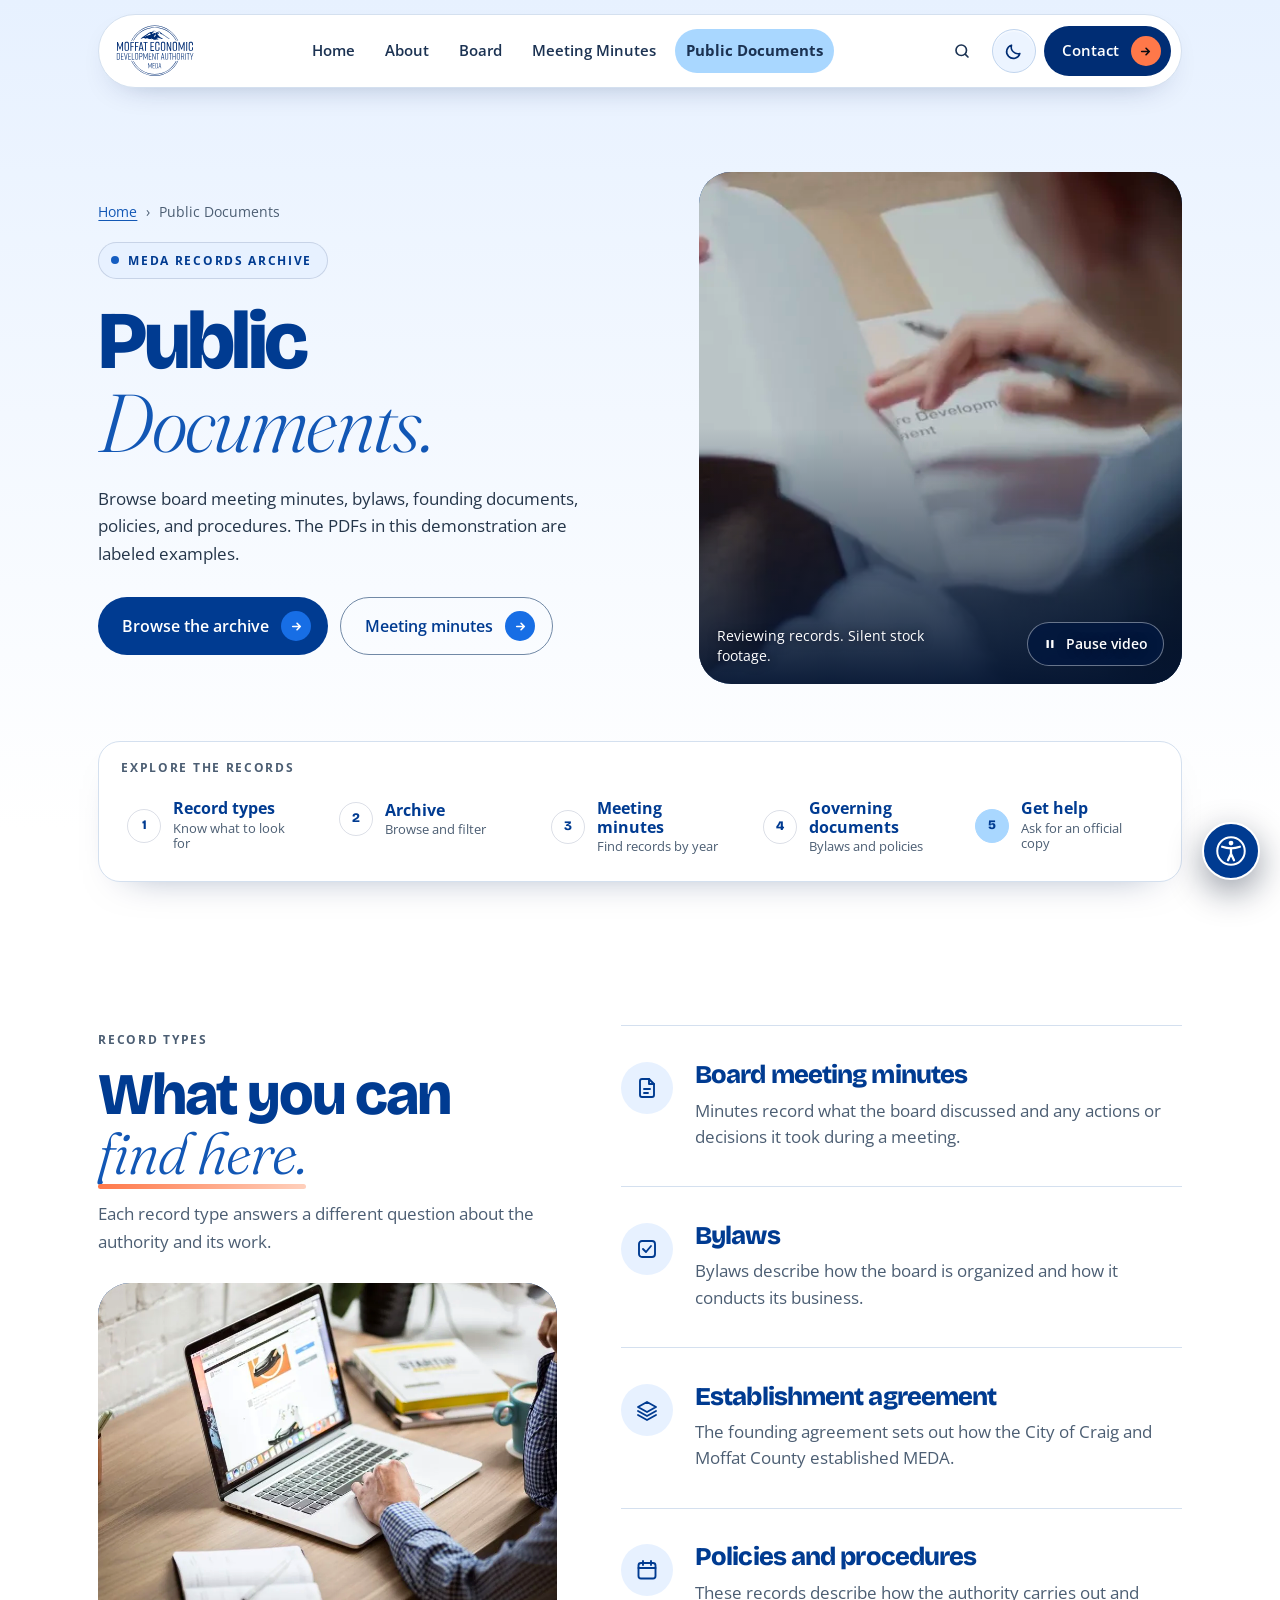
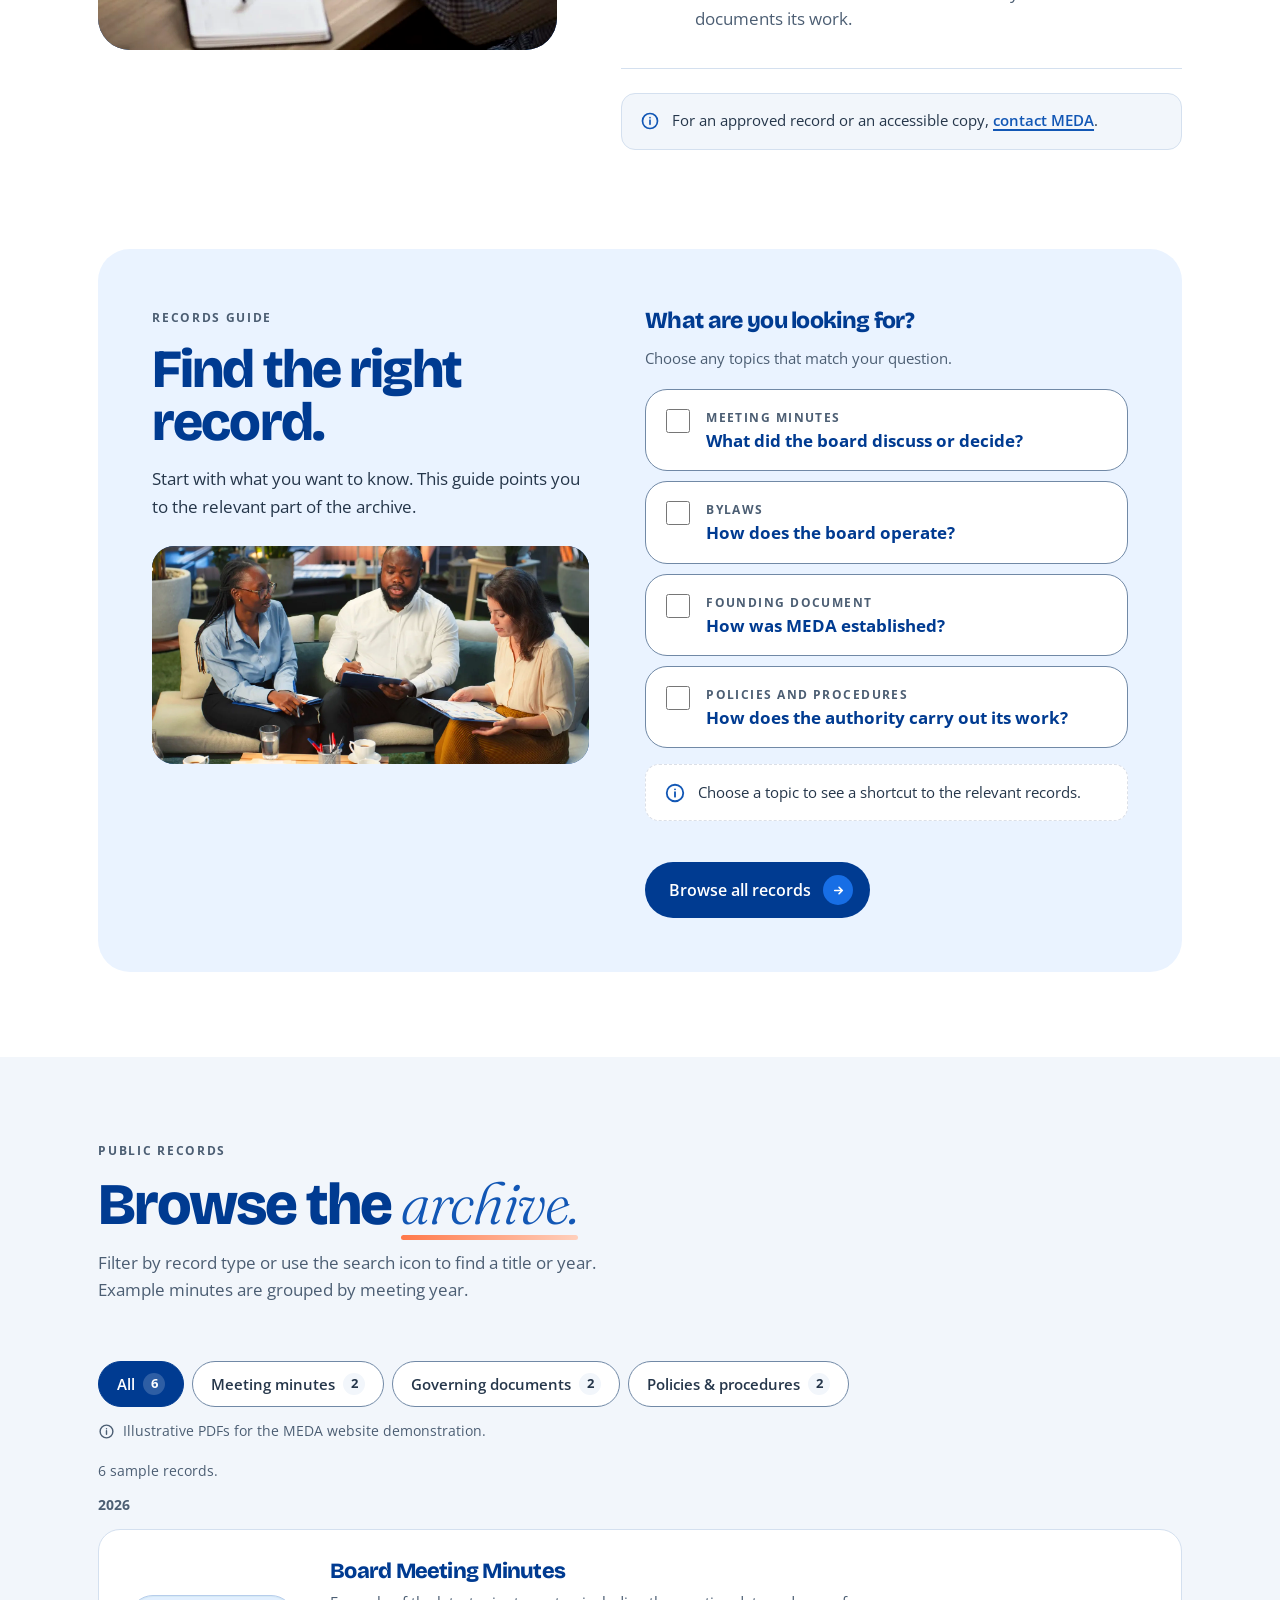
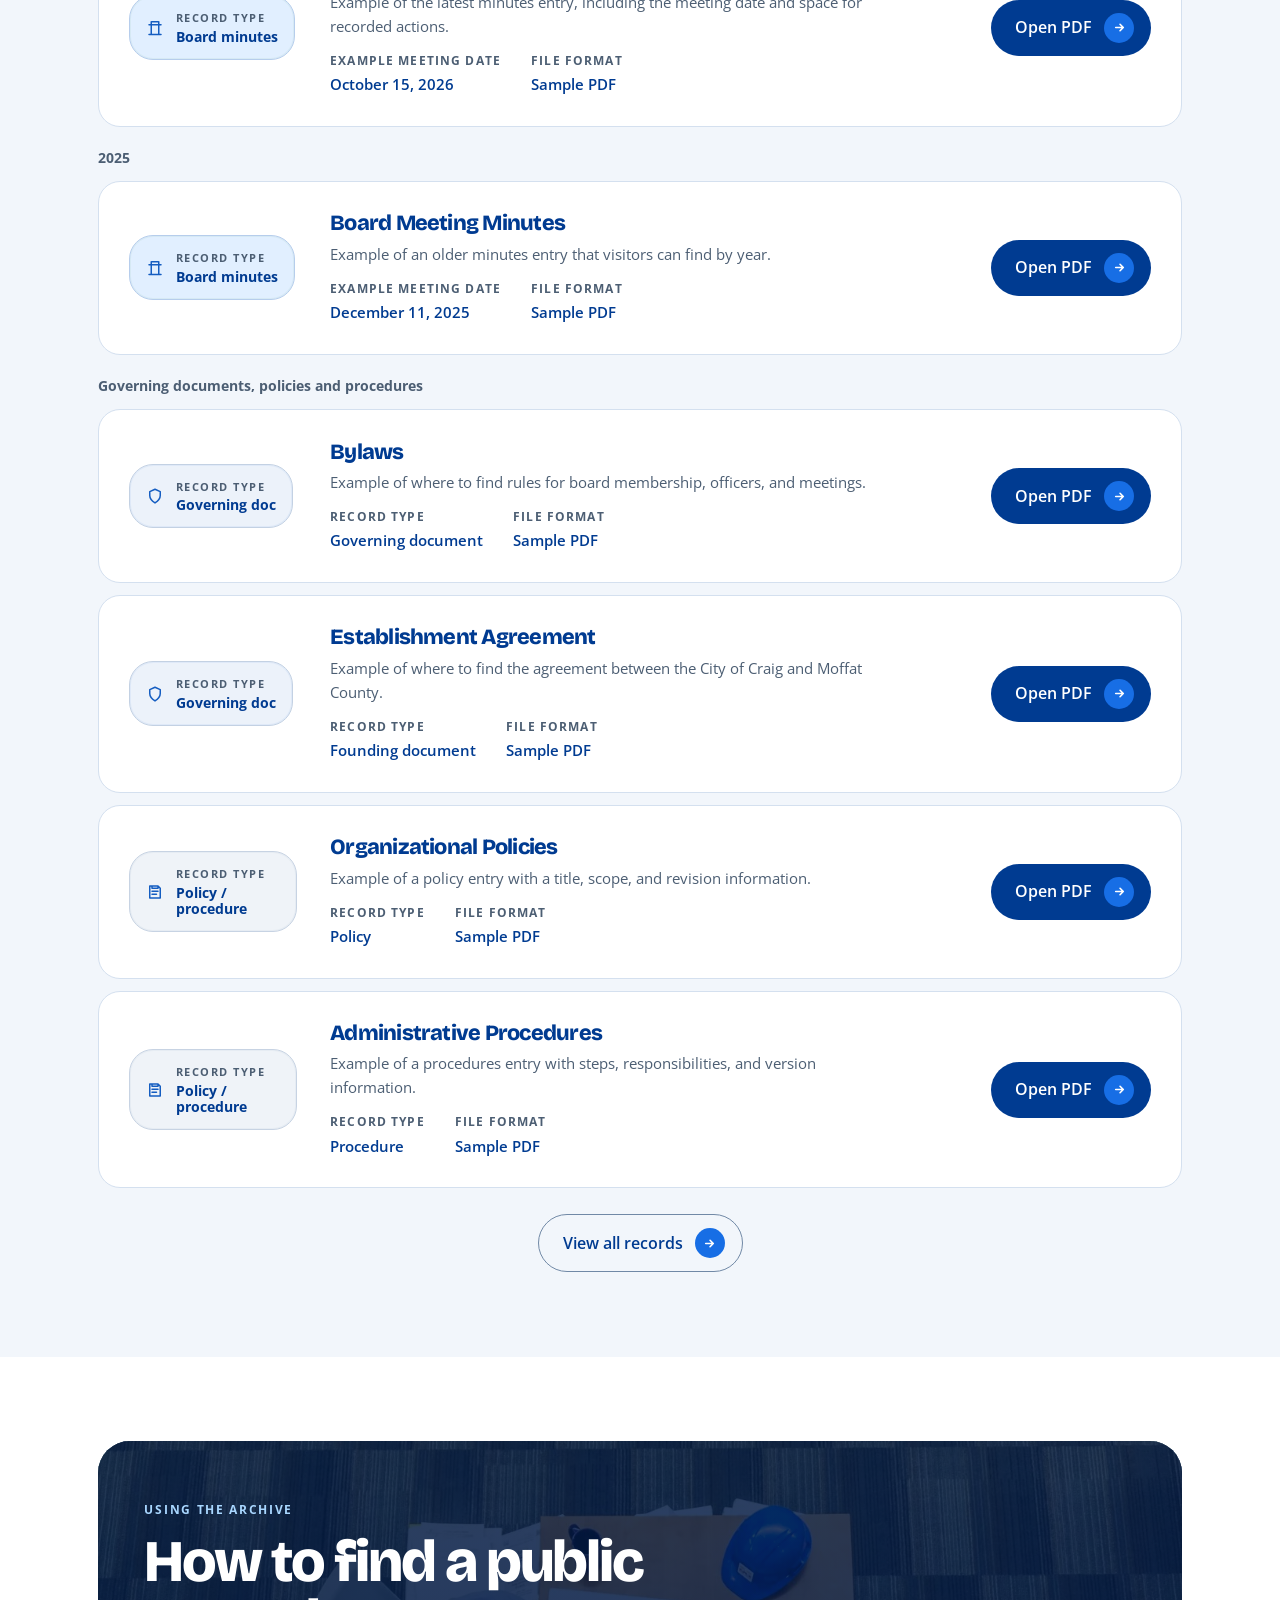
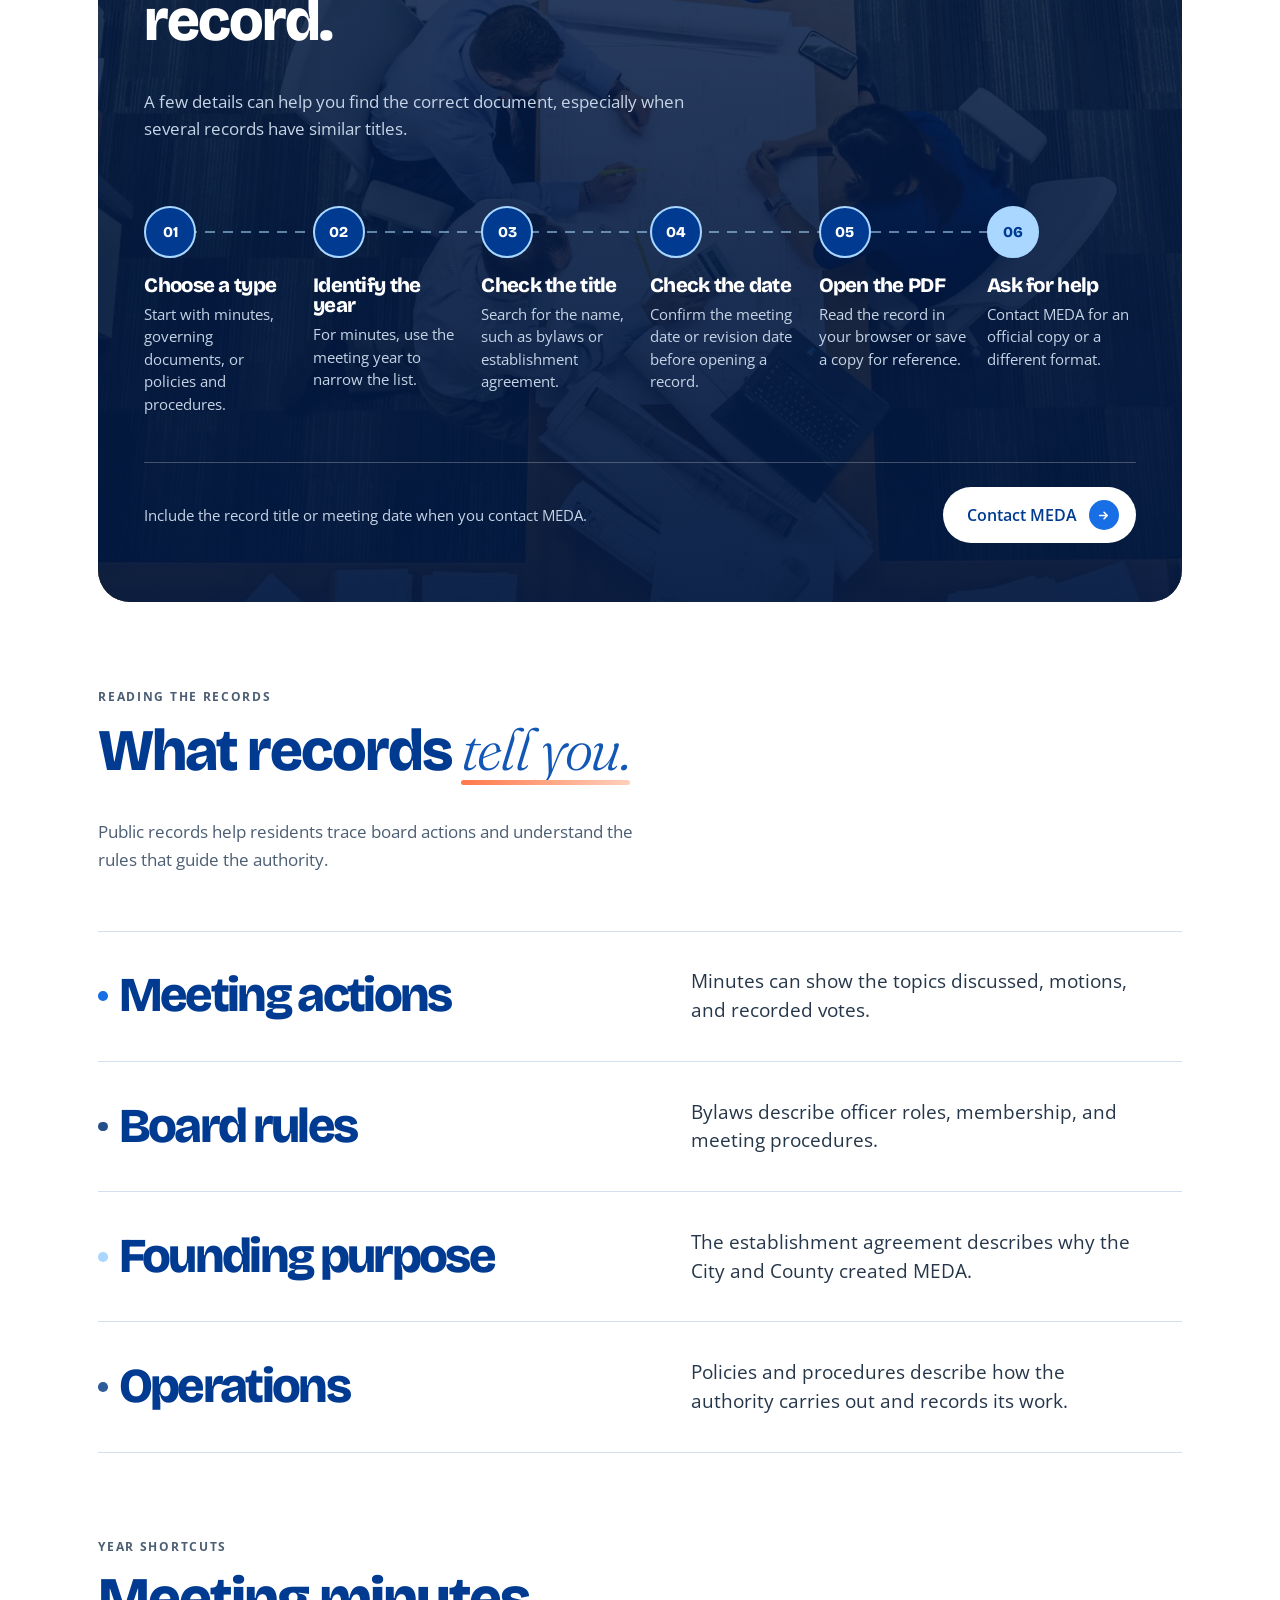
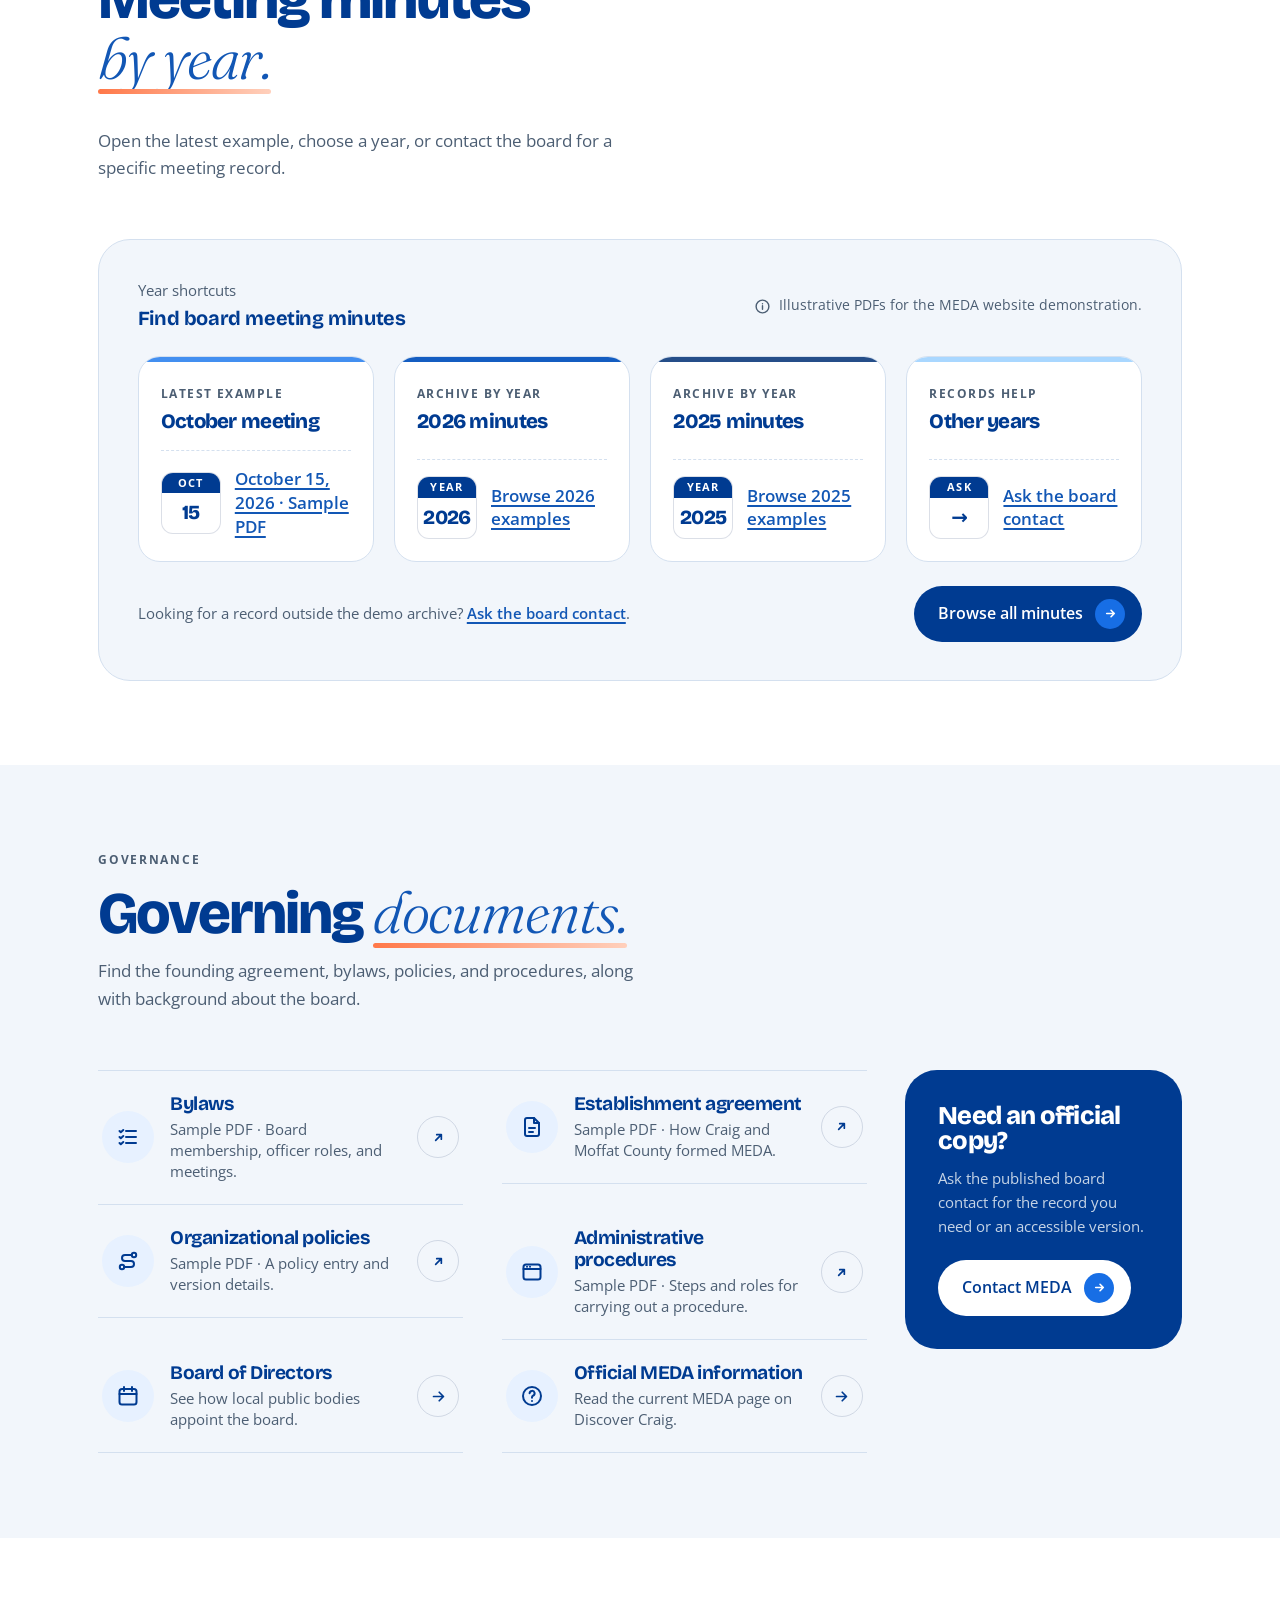
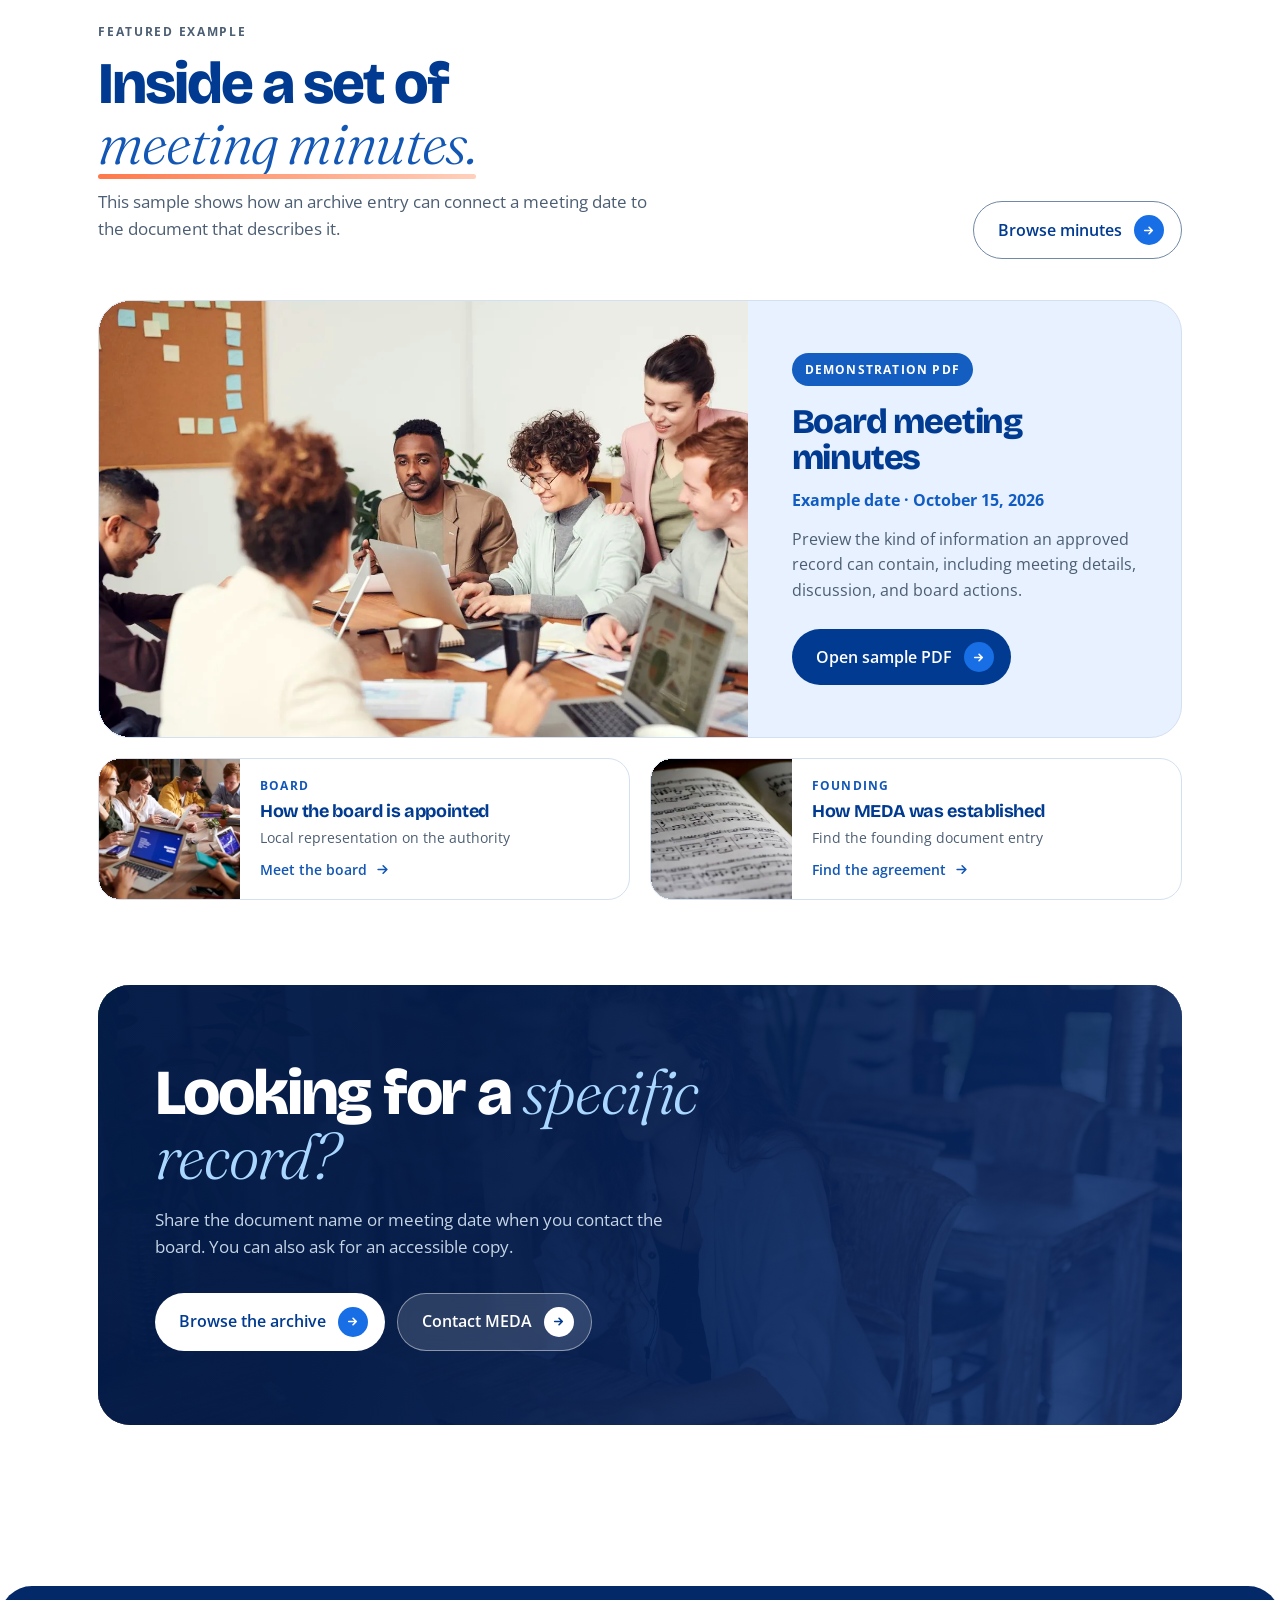
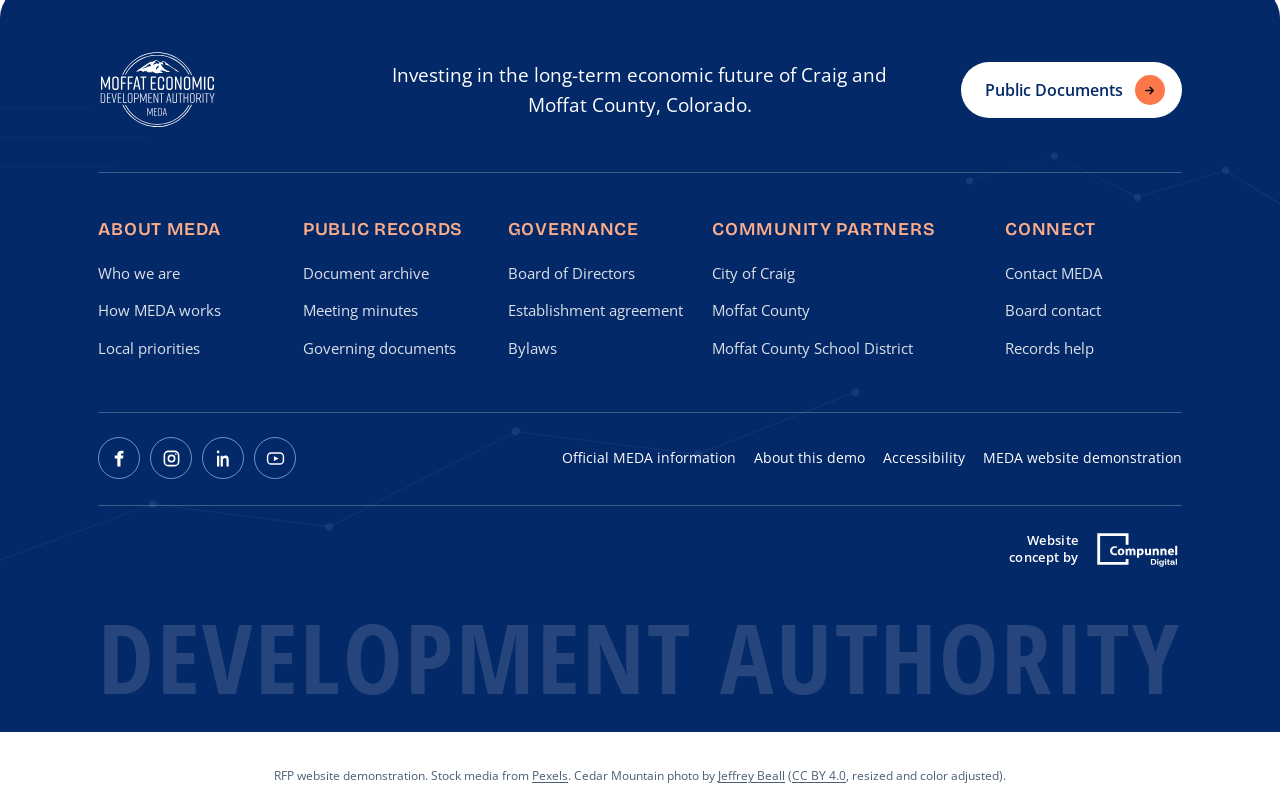
<file: documents.html>
<!DOCTYPE html>
<html lang="en" data-theme="light">
<head>
<meta charset="utf-8">
<meta name="viewport" content="width=device-width, initial-scale=1">
<title>Public Documents | MEDA</title>
<meta name="description" content="Browse board meeting minutes, bylaws, the establishment agreement, and organizational policies for the MEDA website demonstration.">
<meta name="robots" content="noindex, nofollow">
<meta name="theme-color" content="#ffffff">
<link rel="icon" type="image/svg+xml" href="assets/favicon.svg">
<link rel="apple-touch-icon" href="assets/apple-touch-icon.png">
<meta property="og:title" content="Public Documents | MEDA">
<meta property="og:description" content="Browse board meeting minutes, bylaws, the establishment agreement, and organizational policies for the MEDA website demonstration.">
<link rel="stylesheet" href="assets/fonts/fonts.css">
<style>
/* MEDA theme tokens with the template layout and motion rules. */
:root{
  --p1:#002D74; --p2:#144C9B; --p3:#145DC1; --p4:#3E83DC; --p5:#E7F1FF;
  --acc:#145DC1; --acc-lt:#A9D7FF; --mint:#A9D7FF; --mint-lt:#EAF3FF; --white:#fff;
  --text:#132740; --g-d:#25364A; --g-m:#4C5E73; --g-l:#D4E0EF; --g-ul:#F2F6FB;
  --warm:#2C5C99; --plum:#254E89; --cta:#002D74; --nav-ink:#1B3252;

  --line:rgba(3,31,87,.14);
  --line-lt:rgba(255,255,255,.24);
  --r-lg:32px; --r-md:22px; --r-sm:14px;
  --display:'Bricolage Grotesque',system-ui,sans-serif;
  --accent-font:'Fraunces',Georgia,serif;
  --body:'Open Sans',system-ui,-apple-system,sans-serif;
  --pad:clamp(20px,5vw,72px); --gap:clamp(14px,1.6vw,22px);
  --navh:116px;
}
*{box-sizing:border-box}
html{scroll-behavior:smooth}
body{margin:0;background:var(--white);color:var(--g-d);font-family:var(--body);font-size:16.5px;line-height:1.6;-webkit-font-smoothing:antialiased;overflow-x:hidden}
img{max-width:100%;display:block}
a{color:inherit;text-decoration:none}
button{font:inherit;color:inherit;border:0;background:none;cursor:pointer}
input{font:inherit}
:focus-visible{outline:3px solid var(--acc);outline-offset:3px;border-radius:6px}
.wrap{max-width:1100px;margin:0 auto;padding-inline:var(--pad)}
h1,h2,h3,h4{font-family:var(--display);font-weight:800;letter-spacing:-.035em;line-height:.99;margin:0;color:var(--p1)}
.it{font-family:var(--accent-font);font-style:italic;font-weight:300;letter-spacing:-.02em}
.lede{font-size:clamp(16px,1.3vw,19px);color:var(--g-m);max-width:56ch;line-height:1.65;font-weight:300}
.n{font-size:12px;font-weight:700;letter-spacing:.14em;text-transform:uppercase;color:var(--g-m)}
.eyebrow{display:inline-flex;align-items:center;gap:9px;font-size:12px;font-weight:700;letter-spacing:.14em;text-transform:uppercase;
  padding:8px 15px 8px 12px;border-radius:999px;border:1px solid var(--line);background:var(--p5);color:var(--p1)}
.eyebrow::before{content:"";width:8px;height:8px;border-radius:50%;background:var(--acc)}
.on-dark .eyebrow{border-color:var(--line-lt);background:rgba(255,255,255,.12);color:#fff;backdrop-filter:blur(6px)}
.on-dark .eyebrow::before{background:var(--mint)}
.on-dark h1,.on-dark h2,.on-dark h3,.on-dark h4{color:#fff}
.on-dark .lede{color:#C5D4E6}
.on-dark .n{color:rgba(255,255,255,.72)}

.ph{position:relative;overflow:hidden;background:linear-gradient(135deg,var(--p1),var(--p3))}
.ph img{position:absolute;inset:0;width:100%;height:100%;object-fit:cover}
/* keep heads in frame on people photography */
.face-safe{object-position:center 18% !important}

/* ── Buttons ───────────────────────────────── */
.btn{display:inline-flex;align-items:center;gap:12px;padding:13px 17px 13px 24px;border-radius:999px;font-weight:600;font-size:15.5px;
  background:var(--p1);color:#fff;transition:transform .28s cubic-bezier(.2,.8,.3,1),background .28s}
.btn .dot{width:30px;height:30px;flex:none;border-radius:50%;background:var(--acc);color:#fff;display:grid;place-items:center;transition:transform .28s cubic-bezier(.2,.8,.3,1)}
.btn:hover{transform:translateY(-2px);background:var(--p3)}
.btn:hover .dot{transform:translateX(3px) rotate(45deg)}
.btn--ghost{background:transparent;color:var(--p1);border:1.5px solid var(--line)}
.btn--ghost .dot{background:var(--p1);color:#fff}
.btn--ghost:hover{background:var(--p5)}
.btn--white{background:#fff;color:var(--p1)}
.btn--white .dot{background:var(--acc);color:#fff}
.btn--white:hover{background:var(--p5)}
.btn--glass{background:rgba(255,255,255,.14);color:#fff;border:1.5px solid rgba(255,255,255,.45);backdrop-filter:blur(8px)}
.btn--glass .dot{background:#fff;color:var(--p1)}
.btn--glass:hover{background:rgba(255,255,255,.26)}

/* ── NAV ───────────────────────────────────── */
.nav{position:fixed;top:0;left:0;right:0;z-index:80;padding:14px 0}
.nav-inner{display:flex;align-items:center;gap:12px;border-radius:999px;padding:9px 10px 9px 16px;
  background:var(--white);border:1px solid var(--g-l);box-shadow:0 12px 34px -22px rgba(3,31,87,.45);
  transition:box-shadow .35s,border-color .35s,background .35s}
.nav.solid .nav-inner{box-shadow:0 16px 40px -20px rgba(3,31,87,.55);border-color:#D9DFE8}
.brand{display:flex;align-items:center;gap:11px;flex:none}
.brand img{height:48px;width:auto;max-height:none}
.lock{display:flex;flex-direction:column;line-height:1}
.lock b{font-family:var(--display);font-size:14px;font-weight:800;letter-spacing:-.02em;color:#fff;white-space:nowrap}
.lock span{font-size:9.5px;font-weight:700;letter-spacing:.22em;text-transform:uppercase;color:var(--mint);margin-top:5px}
.nav-links{display:flex;gap:2px;margin-left:clamp(8px,1.1vw,18px);margin-right:auto;align-items:center}
.nav-links a{padding:10px 9px;border-radius:999px;font-size:14.5px;font-weight:600;color:var(--nav-ink);white-space:nowrap;transition:background .2s,color .2s}
.nav-links a:hover{background:var(--p5)}
/* the page you are on */
.nav-links a.here{background:var(--mint);color:var(--nav-ink);font-weight:700}
.nav-links a.here:hover{background:var(--mint);filter:brightness(1.04)}
.nav-cta{display:flex;gap:8px;align-items:center}
.icon-btn{width:42px;height:42px;border-radius:50%;border:1px solid rgba(255,255,255,.42);display:grid;place-items:center;color:#fff;transition:all .25s}
.icon-btn:hover{background:rgba(255,255,255,.2)}
.nav .icon-btn{border:0;width:38px;height:38px;color:var(--nav-ink)}
.nav .icon-btn:hover{background:var(--p5)}
.nav .btn{padding:10px 10px 10px 18px;font-size:14.5px;background:var(--cta);color:#fff;white-space:nowrap}
.nav .btn .dot{width:30px;height:30px;background:var(--acc);color:#fff}
.nav .btn:hover{background:#144C9B}
.burger{display:none}
@media(max-width:1100px){.nav-links{display:none}.burger{display:grid}.nav-cta{margin-left:auto}}
/* 561–900px: the mark carries the brand so the CTA keeps its full label */
/* the full logo carries the brand on the white bar */
.nav .lock{display:none}
/* under 560px the pill has no room for the CTA — the drawer and hero carry it instead */
@media(max-width:900px){.nav-inner{padding:8px 10px 8px 16px}.brand img{height:42px}:root{--navh:104px}}
@media(max-width:560px){.nav .btn{display:none}.brand img{height:38px}:root{--navh:96px}}

/* ── 01 HERO with video ────────────────────── */
.topshell{position:relative;isolation:isolate;padding-top:calc(var(--navh) + clamp(40px,7vw,110px));padding-bottom:clamp(30px,4vw,54px);overflow:hidden}
.topshell-bg{position:absolute;inset:0;z-index:-2;background:var(--p1)}
.topshell-bg video,.topshell-bg img{width:100%;height:100%;object-fit:cover;object-position:center 40%}
.topshell-bg::after{content:"";position:absolute;inset:0;
  background:
    radial-gradient(115% 92% at 18% 42%, rgba(7,19,42,.86) 0%, rgba(3,31,87,.56) 52%, rgba(3,31,87,.28) 80%),
    linear-gradient(180deg, rgba(7,19,42,.80) 0%, rgba(3,31,87,.54) 40%, rgba(7,19,42,.96) 100%)}
.topshell-grain{position:absolute;inset:0;z-index:-1;opacity:.34;background-image:radial-gradient(rgba(255,255,255,.14) 1px,transparent 1px);background-size:26px 26px}
.hero{position:relative;z-index:4}
.hero h1,.hero .lede{text-shadow:0 2px 18px rgba(7,19,42,.75),0 1px 3px rgba(7,19,42,.5)}
.hero h1{font-size:clamp(42px,7.6vw,120px);letter-spacing:-.045em;margin:22px 0 0;max-width:16ch;color:#fff}
.hero h1 .it{color:var(--mint)}
.hero-grid{display:grid;grid-template-columns:1.4fr .6fr;gap:clamp(24px,4vw,60px);align-items:end;margin-top:30px}
.hero-actions{display:flex;gap:12px;flex-wrap:wrap;margin-top:26px}
.hero-side{border:1px solid rgba(255,255,255,.3);border-radius:var(--r-md);background:rgba(255,255,255,.12);backdrop-filter:blur(10px);overflow:hidden}
.hero-side .ph{height:150px}
.hero-side .in{padding:20px}
.hero-side .k{font-family:var(--display);font-size:clamp(28px,3vw,40px);line-height:1;letter-spacing:-.05em;color:#fff}
.hero-side .k span{color:var(--mint)}
.hero-side p{margin:10px 0 0;font-size:14px;color:#C5D4E6;line-height:1.55;font-weight:300}
.hero-side a{display:inline-flex;gap:9px;align-items:center;margin-top:16px;font-weight:600;font-size:14.5px;color:var(--mint)}
.strip{display:grid;grid-template-columns:repeat(4,1fr);gap:var(--gap);margin-top:clamp(28px,3.4vw,46px)}
.strip .ph{border-radius:var(--r-md);height:clamp(130px,14vw,190px);border:1px solid rgba(255,255,255,.24)}
.strip .ph img{transition:transform .7s cubic-bezier(.2,.8,.3,1)}
.strip .ph:hover img{transform:scale(1.06)}
.strip .cap{position:absolute;left:12px;bottom:10px;z-index:2;color:#fff;font-size:12px;font-weight:700;letter-spacing:.09em;text-transform:uppercase;text-shadow:0 1px 12px rgba(3,31,87,.95)}
@media(max-width:900px){.hero-grid{grid-template-columns:1fr}.strip{grid-template-columns:1fr 1fr}}

/* Marquee */
.marquee{border-block:1px solid var(--g-l);padding:20px 0;overflow:hidden;
  -webkit-mask-image:linear-gradient(90deg,transparent,#000 8%,#000 92%,transparent);mask-image:linear-gradient(90deg,transparent,#000 8%,#000 92%,transparent)}
.marquee-label{font-size:12px;letter-spacing:.14em;text-transform:uppercase;font-weight:700;color:var(--g-m);margin-bottom:14px}
.marquee-track{display:flex;gap:44px;width:max-content;animation:slide 46s linear infinite}
.marquee:hover .marquee-track{animation-play-state:paused}
.marquee-track span{font-family:var(--display);font-size:clamp(16px,1.6vw,22px);font-weight:600;letter-spacing:-.03em;color:var(--p3);white-space:nowrap;opacity:.6}
@keyframes slide{to{transform:translateX(-50%)}}

.sec{padding:clamp(52px,6.6vw,110px) 0}
.sec-head{display:flex;justify-content:space-between;align-items:flex-end;gap:24px;flex-wrap:wrap;margin-bottom:clamp(26px,3.2vw,48px)}
.sec-head h2{font-size:clamp(32px,4.6vw,70px);max-width:15ch}
.sec-head h2 .it{color:var(--acc)}
.sec-head .lede{margin-top:14px}

/* ── 02 AUDIENCE ───────────────────────────── */
.paths{display:flex;gap:10px;flex-wrap:wrap}
.path{padding:12px 21px;border-radius:999px;border:1.5px solid var(--g-l);font-weight:600;font-size:15.5px;color:var(--g-d);background:#fff;
  transition:all .25s cubic-bezier(.2,.8,.3,1)}
.path:hover{border-color:var(--acc);color:var(--acc);transform:translateY(-2px)}
.path[aria-selected="true"]{background:var(--p1);border-color:var(--p1);color:#fff}
.path-panel{margin-top:22px;border-radius:var(--r-lg);overflow:hidden;border:1px solid var(--g-l);background:var(--p5);
  display:grid;grid-template-columns:.85fr 1.15fr}
.path-media{position:relative;min-height:320px;background:var(--p1)}
.path-media img{position:absolute;inset:0;width:100%;height:100%;object-fit:cover;object-position:center 20%}
.path-media .cop{position:absolute;inset:auto 0 0 0;z-index:2;padding:24px;background:linear-gradient(180deg,transparent,rgba(3,31,87,.95))}
.path-media .who{font-family:var(--display);font-size:clamp(20px,2vw,29px);letter-spacing:-.035em;line-height:1.05;color:#fff}
.path-media p{margin:10px 0 0;color:#C5D4E6;font-size:14.5px;font-weight:300}
.path-links{padding:clamp(18px,2.2vw,28px);display:grid;gap:10px;align-content:center}
.path-link{display:flex;align-items:center;gap:16px;padding:16px 18px;border-radius:var(--r-md);background:#fff;border:1px solid transparent;transition:all .25s}
.path-link .num{font-family:var(--display);font-size:13px;color:var(--g-m);width:22px;flex:none}
.path-link strong{font-weight:700;font-size:16px;color:var(--p1)}
.path-link em{display:block;font-size:13.5px;color:var(--g-m);font-style:normal;font-weight:300}
.path-link .arrow{margin-left:auto;color:var(--acc);transition:transform .25s}
.path-link:hover{border-color:var(--acc-lt);transform:translateX(4px)}
.path-link:hover .arrow{transform:translateX(4px)}
@media(max-width:860px){.path-panel{grid-template-columns:1fr}.path-media{min-height:260px}}

/* ── 03 FINDER ─────────────────────────────── */
.finder{border-radius:var(--r-lg);padding:clamp(28px,4.2vw,70px);position:relative;overflow:hidden;isolation:isolate}
.finder-bg{position:absolute;inset:0;z-index:-2;background:var(--p2)}
.finder-bg img{width:100%;height:100%;object-fit:cover;object-position:center 25%;mix-blend-mode:luminosity;opacity:.5}
.finder-bg::after{content:"";position:absolute;inset:0;background:linear-gradient(115deg,rgba(3,31,87,.95) 20%,rgba(25,75,156,.86) 100%)}
.finder h2{font-size:clamp(29px,4.2vw,60px);max-width:14ch}
.finder h2 .it{color:var(--mint)}
.searchbar{margin-top:26px;display:flex;align-items:center;gap:10px;background:#fff;border-radius:999px;padding:8px 8px 8px 24px;max-width:820px}
.searchbar > svg{flex:none;color:var(--g-m)}
.searchbar .btn .dot svg{color:#fff}
.searchbar input{flex:1;border:0;background:none;outline:none;font-size:clamp(15px,1.4vw,18px);color:var(--p1);padding:12px 0}
.searchbar input::placeholder{color:var(--g-m)}
.pops{display:flex;gap:9px;flex-wrap:wrap;margin-top:22px;align-items:center}
.pops .lbl{font-size:12px;letter-spacing:.12em;text-transform:uppercase;font-weight:700;color:var(--mint);margin-right:4px}
.chip{padding:9px 16px;border-radius:999px;border:1px solid var(--line-lt);color:#fff;font-size:14px;transition:all .22s;backdrop-filter:blur(6px)}
.chip:hover{background:var(--mint);color:var(--p1);border-color:var(--mint)}
.finder-meta{display:flex;gap:28px;flex-wrap:wrap;margin-top:34px;padding-top:26px;border-top:1px solid var(--line-lt);font-size:14px;color:#C5D4E6;font-weight:300}
.finder-meta b{color:#fff;font-family:var(--display);font-size:16px}

/* ── 04 PILLARS — photo panel + solid text panel (figure/ground separation) ── */
.pillars{display:grid;gap:var(--gap);grid-template-columns:repeat(4,1fr)}
.pillar{display:flex;flex-direction:column;border-radius:var(--r-lg);overflow:hidden;background:var(--white);
  border:1px solid var(--g-l);transition:transform .35s cubic-bezier(.2,.8,.3,1),box-shadow .35s,border-color .35s}
.pillar:hover{transform:translateY(-8px);box-shadow:0 24px 50px -26px rgba(7,19,42,.5);border-color:var(--g-m)}
.pillar .pic{position:relative;height:clamp(180px,17vw,224px);overflow:hidden;background:var(--p1)}
.pillar .pic img{width:100%;height:100%;object-fit:cover;object-position:center 25%;transition:transform .7s cubic-bezier(.2,.8,.3,1)}
.pillar:hover .pic img{transform:scale(1.06)}
.pillar .no{position:absolute;left:14px;top:14px;z-index:2;background:#fff;color:var(--p1);
  padding:6px 12px;border-radius:99px;font-family:var(--body);font-size:11px;font-weight:700;letter-spacing:.12em}
.pillar .bar{height:5px;width:100%;flex:none}
.pillar .in{padding:22px;display:flex;flex-direction:column;flex:1}
.pillar h3{font-size:clamp(20px,1.8vw,27px);color:var(--p1)}
.pillar p{font-size:15px;color:var(--g-d);margin:12px 0 0;font-weight:400;line-height:1.55}
.pillar .foot{display:flex;align-items:center;justify-content:space-between;gap:12px;margin-top:auto;padding-top:20px;
  font-weight:600;font-size:13.5px;color:var(--g-m)}
.pillar .foot .arrow{width:38px;height:38px;border-radius:50%;background:var(--p5);color:var(--p1);
  display:grid;place-items:center;flex:none;transition:all .35s}
.pillar:hover .foot .arrow{background:var(--acc);color:#fff;transform:rotate(45deg)}
[data-theme="dark"] .pillar{background:#102441;border-color:#3A5678}
[data-theme="dark"] .pillar h3{color:#EEF3FA}
[data-theme="dark"] .pillar p{color:#CDD9E8}
[data-theme="dark"] .pillar .foot{color:#A7B7CD}
[data-theme="dark"] .pillar .foot .arrow{background:#1A3A57;color:#fff}
[data-theme="dark"] .pillar .no{background:#09172D;color:#fff}
@media(max-width:1080px){.pillars{grid-template-columns:repeat(2,1fr)}}
@media(max-width:560px){.pillars{grid-template-columns:1fr}}

/* ── 05 EVIDENCE → ACTION ──────────────────── */
.evidence{background:var(--mint-lt);border-radius:var(--r-lg);padding:clamp(30px,4vw,64px) clamp(18px,3vw,48px)}
.track{position:relative;display:grid;grid-template-columns:repeat(4,1fr);gap:var(--gap);align-items:start}
.track::before{content:"";position:absolute;left:6%;right:6%;top:52px;height:2px;
  background-image:linear-gradient(90deg,rgba(3,31,87,.22) 0 12px,transparent 12px 22px);background-size:22px 2px}
.stage{position:relative;text-align:left;display:flex;flex-direction:column}
.stage .bulb{width:104px;height:104px;border-radius:50%;overflow:hidden;position:relative;z-index:2;border:3px solid #fff;background:var(--p1);
  transition:all .4s cubic-bezier(.2,.8,.3,1);flex:none}
.stage .bulb img{width:100%;height:100%;object-fit:cover;object-position:center 18%;mix-blend-mode:luminosity;opacity:.7;transition:opacity .4s}
.stage .bulb::after{content:"";position:absolute;inset:0;background:rgba(3,31,87,.42);transition:background .4s}
.stage[aria-selected="true"] .bulb{border-color:var(--acc);transform:scale(1.06)}
.stage[aria-selected="true"] .bulb img{opacity:1;mix-blend-mode:normal}
.stage[aria-selected="true"] .bulb::after{background:transparent}
.stage:hover .bulb{border-color:var(--acc-lt)}
.stage h4{font-size:clamp(18px,1.6vw,24px);margin-top:18px;line-height:1.05}
.stage p{font-size:14.5px;color:var(--g-m);margin:10px 0 0;font-weight:300;line-height:1.5;max-width:30ch;text-wrap:pretty}
.stage .tick{font-family:var(--display);font-size:11.5px;letter-spacing:.14em;color:var(--g-m);margin-bottom:12px;display:block}
.case{margin-top:clamp(26px,3vw,44px);border-radius:var(--r-lg);overflow:hidden;background:#fff;
  display:grid;grid-template-columns:.44fr 1.56fr}
.case-tag{position:relative;isolation:isolate;padding:clamp(22px,2.6vw,34px);color:#fff;display:flex;flex-direction:column;justify-content:space-between;gap:20px;min-height:280px}
.case-tag .bg{position:absolute;inset:0;z-index:-2;background:var(--p1)}
.case-tag .bg img{width:100%;height:100%;object-fit:cover;object-position:center 20%;mix-blend-mode:luminosity;opacity:.45}
.case-tag::after{content:"";position:absolute;inset:0;z-index:-1;background:linear-gradient(180deg,rgba(25,75,156,.6),rgba(3,31,87,.96))}
.case-tag .p{font-size:11.5px;letter-spacing:.14em;text-transform:uppercase;font-weight:700;color:var(--mint)}
.case-tag h3{font-size:clamp(23px,2.3vw,34px);margin-top:10px;color:#fff}
.case-tag .prog{display:flex;gap:6px}
.case-tag .prog i{height:4px;flex:1;border-radius:99px;background:rgba(255,255,255,.26)}
.case-tag .prog i.on{background:var(--mint)}
.case-body{padding:clamp(22px,2.8vw,40px)}
.case-body .quote{font-family:var(--display);font-size:clamp(19px,2.2vw,32px);letter-spacing:-.035em;line-height:1.14;max-width:24ch;color:var(--p1);margin:0}
.case-body .detail{margin-top:18px;color:var(--g-m);font-size:15px;max-width:56ch;font-weight:300}
.case-body .metrics{display:flex;gap:34px;flex-wrap:wrap;margin-top:26px;padding-top:22px;border-top:1px dashed var(--g-l)}
.case-body .metrics div b{display:block;font-family:var(--display);font-size:clamp(23px,2.3vw,33px);letter-spacing:-.04em;color:var(--acc)}
.case-body .metrics div span{font-size:13px;color:var(--g-m)}
@media(max-width:980px){.track{grid-template-columns:repeat(2,1fr);gap:32px}.track::before{display:none}.case{grid-template-columns:1fr}.stage p{max-width:none}}
@media(max-width:520px){.track{grid-template-columns:1fr}}

/* ── 06 INITIATIVES ────────────────────────── */
.inits{display:grid;grid-template-columns:repeat(6,1fr);gap:var(--gap)}
.init{grid-column:span 2;border-radius:var(--r-lg);overflow:hidden;background:var(--g-ul);border:1px solid var(--g-l);display:flex;flex-direction:column;
  min-height:250px;transition:transform .3s cubic-bezier(.2,.8,.3,1),box-shadow .3s}
.init:hover{transform:translateY(-6px);box-shadow:0 20px 44px -24px rgba(3,31,87,.55)}
.init.wide{grid-column:span 3}
.init .pic{height:clamp(150px,14vw,196px)}
.init .pic img{transition:transform .7s cubic-bezier(.2,.8,.3,1);object-position:center 22%}
.init:hover .pic img{transform:scale(1.06)}
.init .pic .tag{position:absolute;z-index:2;left:14px;top:14px;font-size:11px;font-weight:700;letter-spacing:.1em;text-transform:uppercase;
  padding:6px 11px;border-radius:99px;color:#fff}
.init .in{padding:22px;display:flex;flex-direction:column;flex:1}
.init h3{font-size:clamp(20px,1.8vw,27px)}
.init p{font-size:14px;color:var(--g-m);margin:9px 0 0;font-weight:300}
.init .go{display:inline-flex;align-items:center;gap:9px;margin-top:auto;padding-top:18px;font-weight:600;font-size:14.5px;color:var(--acc)}
.init .go .arrow{transition:transform .3s}
.init:hover .go .arrow{transform:translateX(5px)}
.init.feature{background:var(--p1);border-color:var(--p1)}
.init.feature h3{color:#fff}.init.feature p{color:#C5D4E6}.init.feature .go{color:var(--mint)}
.init.accent{background:var(--acc);border-color:var(--acc)}
.init.accent h3{color:#fff}.init.accent p{color:#E4F3FA}.init.accent .go{color:#fff}
@media(max-width:1080px){.inits{grid-template-columns:repeat(4,1fr)}.init.wide{grid-column:span 2}}
@media(max-width:680px){.inits{grid-template-columns:1fr}.init,.init.wide{grid-column:span 1}}

/* ── 07 IMPACT ─────────────────────────────── */
.impact{position:relative;isolation:isolate;color:#fff;padding:clamp(52px,6.6vw,110px) 0}
.impact-bg{position:absolute;inset:0;z-index:-2;background:var(--p1)}
.impact-bg img{width:100%;height:100%;object-fit:cover;opacity:.24;mix-blend-mode:luminosity}
.impact-bg::after{content:"";position:absolute;inset:0;background:linear-gradient(155deg,rgba(3,31,87,.95),rgba(10,47,113,.94))}
.impact-grid{display:grid;grid-template-columns:repeat(4,1fr);border-top:1px solid var(--line-lt);margin-top:clamp(22px,3vw,38px)}
.stat{padding:clamp(24px,2.6vw,38px) clamp(16px,2vw,28px);border-right:1px solid var(--line-lt);border-bottom:1px solid var(--line-lt)}
.stat:last-child{border-right:0}
.stat b{display:block;font-family:var(--display);font-size:clamp(44px,5.6vw,86px);letter-spacing:-.055em;line-height:.9;color:#fff;font-variant-numeric:tabular-nums}
.stat b .suf{font-size:.45em;vertical-align:super;color:var(--mint)}
.stat.spin b{color:var(--acc-lt)}
.stat span{display:block;margin-top:14px;font-size:14.5px;color:#C5D4E6;max-width:22ch;font-weight:300}
/* non-numeric impact statements: same slot, readable weight */
.stat.word b{font-size:clamp(23px,2.5vw,34px);letter-spacing:-.03em;line-height:1.04;max-width:13ch}
.stat.word b i{font-style:normal;color:var(--mint);display:block}
.story{display:grid;grid-template-columns:1.05fr .95fr;gap:clamp(20px,3vw,50px);align-items:center;padding-top:clamp(30px,4vw,58px)}
.story blockquote{margin:0;font-family:var(--display);font-size:clamp(23px,3vw,44px);letter-spacing:-.04em;line-height:1.1;color:#fff}
.story blockquote .it{color:var(--mint)}
.story .who{display:flex;align-items:center;gap:14px;margin-top:26px}
.story .who .av{width:58px;height:58px;border-radius:50%;overflow:hidden;flex:none;border:2px solid var(--mint)}
.story .who .av img{width:100%;height:100%;object-fit:cover;object-position:center 15%}
.story .who p{margin:0;font-size:14.5px;color:#C5D4E6;font-weight:300}
.story .who p b{display:block;color:#fff;font-size:16px;font-weight:700}
.story-media{border-radius:var(--r-lg);overflow:hidden;position:relative;min-height:clamp(260px,28vw,360px)}
.story-media img{position:absolute;inset:0;width:100%;height:100%;object-fit:cover}
.story-media figcaption{position:absolute;left:0;right:0;bottom:0;z-index:2;padding:18px 20px;font-size:13px;color:#fff;
  background:linear-gradient(180deg,transparent,rgba(3,31,87,.95));font-weight:300}
@media(max-width:1080px){.impact-grid{grid-template-columns:repeat(2,1fr)}.stat:nth-child(2){border-right:0}}
@media(max-width:860px){.story{grid-template-columns:1fr}}
@media(max-width:520px){.impact-grid{grid-template-columns:1fr}.stat{border-right:0}}

/* ── 08 PEOPLE ─────────────────────────────── */
.people{background:var(--p5)}
.people-rail{display:flex;gap:var(--gap);overflow-x:auto;padding-bottom:14px;scroll-snap-type:x mandatory;scrollbar-width:none}
.people-rail::-webkit-scrollbar{display:none}
.person{flex:0 0 clamp(228px,23vw,300px);scroll-snap-align:start;border-radius:var(--r-lg);overflow:hidden;position:relative;
  min-height:clamp(330px,32vw,420px);display:flex;flex-direction:column;justify-content:flex-end;isolation:isolate;
  transition:transform .35s cubic-bezier(.2,.8,.3,1)}
.person .bg{position:absolute;inset:0;z-index:-2;background:var(--p1)}
.person .bg img{width:100%;height:100%;object-fit:cover;object-position:center 15%;transition:transform .8s cubic-bezier(.2,.8,.3,1)}
.person::after{content:"";position:absolute;inset:0;z-index:-1;background:linear-gradient(180deg,rgba(3,31,87,0) 40%,rgba(3,31,87,.95) 100%)}
.person:hover{transform:translateY(-6px)}
.person:hover .bg img{transform:scale(1.05)}
.person .in{padding:20px;color:#fff}
.person h4{font-size:19px;color:#fff}
.person p{margin:5px 0 0;font-size:13.5px;color:#C5D4E6;font-weight:300}
.person .badge{display:inline-block;margin-top:12px;font-size:10.5px;font-weight:700;letter-spacing:.1em;text-transform:uppercase;
  padding:5px 10px;border-radius:99px;background:var(--mint);color:var(--p1)}
.rail-nav{display:flex;gap:8px}
.rail-nav .icon-btn{border-color:rgba(3,31,87,.2);color:var(--p1)}
.rail-nav .icon-btn:hover{background:#fff}

/* ── 09 INSIGHTS ───────────────────────────── */
.posts{display:grid;grid-template-columns:repeat(3,1fr);gap:var(--gap)}
.post{border-radius:var(--r-lg);border:1px solid var(--g-l);background:#fff;overflow:hidden;display:flex;flex-direction:column;transition:transform .3s cubic-bezier(.2,.8,.3,1)}
.post:hover{transform:translateY(-6px)}
.post .thumb{height:clamp(170px,17vw,215px)}
.post .thumb img{transition:transform .7s cubic-bezier(.2,.8,.3,1);object-position:center 25%}
.post:hover .thumb img{transform:scale(1.06)}
.post .thumb .kicker{position:absolute;z-index:3;left:14px;bottom:14px;padding:7px 13px;border-radius:99px;color:#fff;
  font-size:11px;font-weight:700;letter-spacing:.1em;text-transform:uppercase}
.post .body{padding:22px;display:flex;flex-direction:column;flex:1}
.post time{font-size:13px;color:var(--g-m);font-weight:600}
.post h3{font-size:clamp(18px,1.5vw,23px);margin-top:10px;line-height:1.12}
.post .go{margin-top:auto;padding-top:20px;font-weight:600;font-size:14.5px;display:inline-flex;gap:9px;align-items:center;color:var(--acc)}
.post .go .arrow{transition:transform .3s}
.post:hover .go .arrow{transform:translateX(5px)}
@media(max-width:980px){.posts{grid-template-columns:1fr 1fr}}
@media(max-width:640px){.posts{grid-template-columns:1fr}}

/* ── 10 PRESS ──────────────────────────────── */
.press{display:grid;grid-template-columns:1fr 1fr;gap:var(--gap)}
.press-card{border-radius:var(--r-lg);padding:clamp(24px,3vw,46px);display:flex;flex-direction:column;justify-content:space-between;
  min-height:340px;position:relative;overflow:hidden;isolation:isolate}
.press-card.a{color:#fff}
.press-card.a .bg{position:absolute;inset:0;z-index:-2;background:var(--acc)}
.press-card.a .bg img{width:100%;height:100%;object-fit:cover;object-position:center 20%;mix-blend-mode:luminosity;opacity:.42}
.press-card.a::after{content:"";position:absolute;inset:0;z-index:-1;background:linear-gradient(125deg,rgba(14,66,137,.92) 15%,rgba(3,31,87,.92) 100%)}
.press-card.a h3,.press-card.a p{color:#fff}
.press-card.a .n{color:rgba(255,255,255,.86)}
.press-card.b{background:var(--mint-lt);border:1px solid var(--g-l)}
.press-card h3{font-size:clamp(25px,2.7vw,40px);max-width:16ch}
.press-card p{font-size:15px;margin:14px 0 0;max-width:44ch;font-weight:300;color:var(--g-m)}
.press-card .btn{align-self:flex-start;margin-top:28px}
.quicklinks{display:flex;flex-wrap:wrap;gap:8px;margin-top:22px}
.quicklinks a{padding:9px 15px;border-radius:999px;border:1.5px solid var(--line);background:rgba(255,255,255,.6);
  font-size:14px;font-weight:600;color:var(--p1);transition:all .22s}
.quicklinks a:hover{border-color:var(--p1);background:#fff;transform:translateY(-1px)}
[data-theme="dark"] .quicklinks a{background:rgba(255,255,255,.07);color:#E6EDF7;border-color:rgba(255,255,255,.28)}
.expert-strip{display:flex;margin-top:24px}
.expert-strip .av{width:52px;height:52px;border-radius:50%;border:3px solid var(--mint-lt);margin-right:-14px;overflow:hidden;background:var(--p1)}
.expert-strip .av img{width:100%;height:100%;object-fit:cover;object-position:center 15%}
.expert-strip .more{width:52px;height:52px;border-radius:50%;border:3px solid var(--mint-lt);background:var(--p1);color:#fff;
  display:grid;place-items:center;font-family:var(--display);font-weight:800;font-size:13px}
@media(max-width:820px){.press{grid-template-columns:1fr}}

/* ── 11 NEWSLETTER ─────────────────────────── */
.news{border-radius:var(--r-lg);overflow:hidden;display:grid;grid-template-columns:1.25fr .75fr;background:var(--mint-lt)}
.news .in{padding:clamp(26px,3.6vw,58px)}
.news h2{font-size:clamp(28px,3.6vw,54px);max-width:15ch;color:var(--p1)}
.news h2 .it{color:var(--acc)}
.news .lede{color:var(--p2);margin-top:14px}
.news .n{color:var(--g-m)}
.news-media{position:relative;min-height:300px;background:var(--p1)}
.news-media img{position:absolute;inset:0;width:100%;height:100%;object-fit:cover;object-position:center 20%}
.news-form{margin-top:26px;max-width:640px}
.interests{display:flex;gap:9px;flex-wrap:wrap;margin-bottom:18px}
.int{padding:10px 17px;border-radius:999px;border:1.5px solid rgba(3,31,87,.24);font-size:14px;font-weight:600;transition:all .22s;color:var(--p1);background:rgba(255,255,255,.6)}
.int[aria-pressed="true"]{background:var(--p1);color:#fff;border-color:var(--p1)}
.int:hover{border-color:var(--p1)}
.news-row{display:flex;gap:10px;background:#fff;border-radius:999px;padding:8px 8px 8px 22px;align-items:center;flex-wrap:wrap}
.news-row input{flex:1;min-width:170px;border:0;background:none;outline:none;padding:13px 0;font-size:16px;color:var(--p1)}
.news-note{margin-top:14px;font-size:13px;color:var(--g-m)}
.news-ok{display:none;margin-top:16px;font-weight:700;color:var(--p1)}
@media(max-width:860px){.news{grid-template-columns:1fr}.news-media{min-height:220px;order:-1}}

/* ── 12 FOOTER ─────────────────────────────── */
footer{position:relative;isolation:isolate;color:#fff;margin-top:clamp(48px,6vw,88px);border-radius:var(--r-lg) var(--r-lg) 0 0;
  padding:clamp(40px,5vw,82px) 0 24px;overflow:hidden;background:var(--p1)}
.foot-art{position:absolute;inset:0;z-index:-1;width:100%;height:100%;opacity:.5;pointer-events:none}
.foot-lead{display:flex;align-items:center;justify-content:space-between;gap:clamp(20px,3vw,40px);flex-wrap:wrap;
  padding-bottom:clamp(26px,3.4vw,42px);margin-bottom:clamp(26px,3.4vw,42px);border-bottom:1px solid var(--line-lt)}
.foot-lead .who{display:flex;flex-direction:column;align-items:center;text-align:center;gap:18px}
.foot-top{display:grid;grid-template-columns:repeat(5,1fr);gap:clamp(18px,2.2vw,30px)}
.foot-brand .logo-chip{display:inline-block;background:transparent;padding:0}
.foot-brand img{height:64px;width:auto}
.foot-brand p{color:#E6EEF7;font-size:19px;line-height:1.6;margin:0 auto;max-width:52ch;font-weight:400;text-align:center}
.foot-brand address{font-style:normal;color:#C5D4E6;font-size:14px;margin-top:20px;line-height:1.75;font-weight:300}
.foot-brand address a{color:var(--mint)}
.foot-col h5{font-family:var(--display);font-size:18px;letter-spacing:.14em;text-transform:uppercase;color:var(--mint);margin:0 0 16px;font-weight:700}
.foot-col ul{list-style:none;padding:0;margin:0;display:grid;gap:11px}
.foot-col a{font-size:14.5px;color:#fff;opacity:.86;transition:opacity .2s,color .2s}
.foot-col a:hover{opacity:1;color:var(--mint)}
.foot-bottom{margin-top:clamp(32px,4vw,58px);padding-top:24px;border-top:1px solid var(--line-lt);display:flex;justify-content:space-between;
  gap:18px;flex-wrap:wrap;align-items:center;font-size:13.5px;color:#C5D4E6}
.socials{display:flex;gap:8px}
.socials a{width:40px;height:40px;border-radius:50%;border:1px solid var(--line-lt);display:grid;place-items:center;transition:all .22s}
.socials a:hover{background:var(--mint);color:var(--p1);border-color:var(--mint)}
.foot-legal{display:flex;gap:18px;flex-wrap:wrap;align-items:center}
/* Giant wordmark, edge to edge of the grid */
.wordmark{margin-top:clamp(26px,3.4vw,52px)}
.wordmark svg{width:100%;height:auto;display:block;overflow:visible}
.wordmark text{font-family:var(--display);font-weight:800;fill:#fff;opacity:.13;letter-spacing:-.04em}
@media(max-width:1180px){.foot-top{grid-template-columns:repeat(3,1fr)}}
@media(max-width:620px){.foot-lead .btn{width:100%;justify-content:center}}
@media(max-width:980px){.foot-top{grid-template-columns:1fr 1fr}}
@media(max-width:560px){.foot-top{grid-template-columns:1fr}}

.credit{font-size:12px;color:var(--g-m);text-align:center;padding:22px var(--pad) 0}

/* ══════════ DITHER SCENE + TOP LINE ART ══════════ */
.top-art{position:absolute;inset:0;z-index:-1;width:100%;height:100%;opacity:.55;pointer-events:none}
.dither{position:absolute;left:0;right:0;bottom:-1px;z-index:-1;width:100%;height:min(62%,520px);pointer-events:none;
  opacity:.62;will-change:transform}
.dither svg{width:100%;height:100%;display:block}
.dither-2{position:absolute;right:-4%;top:calc(var(--navh) - 20px);width:min(46%,620px);height:auto;z-index:-1;
  opacity:.30;pointer-events:none;transform:scaleX(-1)}
@media(max-width:820px){.dither-2{display:none}.dither{height:44%;opacity:.5}}

/* animated terrain line */
.drawline{stroke-dasharray:1400;stroke-dashoffset:1400;animation:draw 6s cubic-bezier(.4,0,.2,1) .6s forwards}
@keyframes draw{to{stroke-dashoffset:0}}
.flicker{animation:flick 5.5s ease-in-out infinite}
@keyframes flick{0%,100%{opacity:.25}50%{opacity:.8}}
.drift{animation:drift 22s ease-in-out infinite}
@keyframes drift{0%,100%{transform:translateY(0)}50%{transform:translateY(-10px)}}

/* ══════════ MICRO ELEMENTS ══════════ */
#progress{position:fixed;top:0;left:0;height:3px;width:0;z-index:120;
  background:linear-gradient(90deg,var(--mint),var(--acc-lt),var(--acc));transition:width .12s linear}

.livepill{display:inline-flex;align-items:center;gap:9px;padding:7px 15px 7px 12px;border-radius:999px;
  border:1px solid rgba(253,183,23,.45);background:rgba(253,183,23,.12);backdrop-filter:blur(6px);
  font-size:12px;font-weight:700;letter-spacing:.1em;text-transform:uppercase;color:var(--mint)}
.livepill i{width:8px;height:8px;border-radius:50%;background:var(--mint);position:relative;flex:none}
.livepill i::after{content:"";position:absolute;inset:-5px;border-radius:50%;border:1.5px solid var(--mint);
  animation:ping 2.2s cubic-bezier(0,0,.2,1) infinite}
@keyframes ping{0%{transform:scale(.5);opacity:.9}80%,100%{transform:scale(1.5);opacity:0}}

.floaters{position:absolute;inset:0;pointer-events:none;z-index:3}
.floater{position:absolute;display:inline-flex;align-items:center;gap:9px;padding:10px 15px;border-radius:999px;
  background:rgba(255,255,255,.13);border:1px solid rgba(255,255,255,.30);backdrop-filter:blur(10px);
  font-size:13px;font-weight:600;color:#fff;white-space:nowrap;box-shadow:0 12px 30px -18px rgba(0,0,0,.7)}
.floater b{font-family:var(--display);font-size:15px;letter-spacing:-.02em}
.floater .kk{width:7px;height:7px;border-radius:50%;flex:none}
.floater.f1{top:16%;right:6%;animation:bob 7s ease-in-out infinite}
.floater.f2{top:44%;right:15%;animation:bob 9s ease-in-out .8s infinite}
.floater.f3{top:70%;right:3%;animation:bob 8s ease-in-out .4s infinite}
@keyframes bob{0%,100%{transform:translateY(0)}50%{transform:translateY(-12px)}}
@media(max-width:1180px){.floaters{display:none}}

/* heading underline draws in on reveal */
.uline{position:relative;display:inline-block}
.uline::after{content:"";position:absolute;left:0;bottom:-.12em;height:5px;width:100%;border-radius:99px;
  background:linear-gradient(90deg,var(--mint),var(--acc-lt));transform:scaleX(0);transform-origin:left;
  transition:transform .9s cubic-bezier(.2,.8,.3,1) .2s}
.rise.in .uline::after{transform:scaleX(1)}

/* animated connector on the evidence track */
.track::before{animation:flow 1.4s linear infinite}
@keyframes flow{to{background-position:22px 0}}

/* secondary-colour accents */
.sec-tint{background:var(--g-ul)}
.init::before{content:"";display:block;height:4px;background:var(--mint)}
.init.feature::before{background:var(--acc-lt)}
.init.accent::before{background:var(--mint)}
.init:nth-child(3n)::before{background:var(--acc-lt)}
.init:nth-child(3n+1)::before{background:var(--mint)}
.marquee-track span:nth-child(even){color:var(--acc)}
.stat:nth-child(even) b .suf{color:var(--acc-lt)}
.chip:nth-child(even):hover{background:var(--acc-lt);color:var(--p1);border-color:var(--acc-lt)}
.path-link:nth-child(2) .arrow{color:var(--p4)}
.path-link:nth-child(3) .arrow{color:var(--mint);filter:brightness(.85)}
.mint-rule{height:4px;width:100%;border-radius:99px;margin-top:clamp(30px,4vw,52px);
  background:linear-gradient(90deg,var(--mint),var(--acc-lt) 45%,var(--p5) 80%,transparent)}

.rise{opacity:0;transform:translateY(24px);transition:opacity .7s cubic-bezier(.2,.8,.3,1),transform .7s cubic-bezier(.2,.8,.3,1)}
.rise.in{opacity:1;transform:none}
@media(prefers-reduced-motion:reduce){
  *{animation-duration:.001ms!important;animation-iteration-count:1!important;transition-duration:.001ms!important}
  html{scroll-behavior:auto}.rise{opacity:1;transform:none}
}

/* ══════════ FOOTER ART — very slow drift ══════════ */
.fa-rings{transform-box:fill-box;transform-origin:center;animation:faBreathe 90s ease-in-out infinite}
@keyframes faBreathe{0%,100%{transform:scale(1)}50%{transform:scale(1.045)}}
.fa-terrain{stroke-dasharray:1500;stroke-dashoffset:1500;animation:faTerrain 8s ease-out .4s forwards}
@keyframes faTerrain{to{stroke-dashoffset:0}}
@keyframes faTrace{to{stroke-dashoffset:-2400}}
.fa-net{stroke-dasharray:6 8;animation:faTrace2 150s linear infinite;opacity:.9}
@keyframes faTrace2{to{stroke-dashoffset:-900}}
.fa-nodes circle{animation:faGlow 26s ease-in-out infinite}
.fa-nodes circle:nth-child(2){animation-delay:-5s}
.fa-nodes circle:nth-child(3){animation-delay:-10s}
.fa-nodes circle:nth-child(4){animation-delay:-15s}
.fa-nodes circle:nth-child(5){animation-delay:-20s}
.fa-nodes circle:nth-child(6){animation-delay:-8s}
.fa-nodes circle:nth-child(7){animation-delay:-18s}
@keyframes faGlow{0%,100%{opacity:.25}50%{opacity:1}}
.fa-bars{animation:faRise 70s ease-in-out infinite}
@keyframes faRise{0%,100%{transform:translateY(6px)}50%{transform:translateY(-6px)}}

/* ══════════ SKIP LINK ══════════ */
.skip{position:fixed;left:12px;top:-100px;z-index:200;background:var(--p1);color:#fff;padding:13px 20px;border-radius:12px;
  font-weight:700;font-size:15px;border:2px solid var(--mint);transition:top .2s}
.skip:focus{top:12px}

/* ══════════ THEME TOGGLE ══════════ */
.theme-btn svg{width:19px;height:19px}
.theme-btn .moon{display:none}
[data-theme="dark"] .theme-btn .moon{display:block}
[data-theme="dark"] .theme-btn .sun{display:none}

/* ══════════ DARK THEME ══════════ */
[data-theme="dark"]{--p5:#1C3656;--g-ul:#102441;--g-l:#3A5678;--g-m:#A7B7CD;--g-d:#E6EDF7;--mint-lt:#102437;
  --line:rgba(255,255,255,.18);color-scheme:dark}
[data-theme="dark"] body{background:#09172D;color:#E6EDF7}
[data-theme="dark"] h1,[data-theme="dark"] h2,[data-theme="dark"] h3,[data-theme="dark"] h4{color:#EEF3FA}
[data-theme="dark"] .lede{color:#BDCBDE}
[data-theme="dark"] .sec-tint{background:#0D1E37}
[data-theme="dark"] .post,[data-theme="dark"] .case{background:#162B48;border-color:#3A5678}
[data-theme="dark"] .path{background:#162B48;border-color:#3A5678;color:#E6EDF7}
[data-theme="dark"] .path:hover{border-color:var(--mint);color:var(--mint)}
[data-theme="dark"] .path[aria-selected="true"]{background:var(--mint);border-color:var(--mint);color:#09172D}
[data-theme="dark"] .path-panel{background:#102441;border-color:#3A5678}
[data-theme="dark"] .path-link{background:#1C3656}
[data-theme="dark"] .path-link strong{color:#EEF3FA}
[data-theme="dark"] .path-link em{color:#BDCBDE}
[data-theme="dark"] .path-link .arrow{color:var(--mint)}
[data-theme="dark"] .init{background:#102441;border-color:#3A5678}
[data-theme="dark"] .init .tag{color:#fff}
[data-theme="dark"] .init .go{color:var(--acc-lt)}
[data-theme="dark"] .evidence{background:#0D1E37}
[data-theme="dark"] .stage .bulb{border-color:#3A5678}
[data-theme="dark"] .case-body .quote{color:#EEF3FA}
[data-theme="dark"] .case-body .metrics div b{color:var(--acc-lt)}
[data-theme="dark"] .searchbar{background:#1C3656}
[data-theme="dark"] .searchbar input{color:#fff}
[data-theme="dark"] .searchbar input::placeholder{color:#95A6BD}
[data-theme="dark"] .news{background:#102441}
[data-theme="dark"] .news h2{color:#EEF3FA}
[data-theme="dark"] .news .lede,[data-theme="dark"] .news-note{color:#BDCBDE}
[data-theme="dark"] .news-row{background:#1C3656}
[data-theme="dark"] .news-row input{color:#fff}
[data-theme="dark"] .int{background:rgba(255,255,255,.07);color:#E6EDF7;border-color:rgba(255,255,255,.3)}
[data-theme="dark"] .int[aria-pressed="true"]{background:var(--mint);color:#09172D;border-color:var(--mint)}
[data-theme="dark"] .news-ok{color:var(--mint)}
[data-theme="dark"] .press-card.b{background:#102441;border-color:#3A5678}
[data-theme="dark"] .expert-strip .av,[data-theme="dark"] .expert-strip .more{border-color:#102441}
[data-theme="dark"] .people{background:#0D1E37}
[data-theme="dark"] .btn{background:var(--acc)}
[data-theme="dark"] .btn:hover{background:var(--p4)}
[data-theme="dark"] .btn--ghost{background:transparent;color:#E6EDF7;border-color:rgba(255,255,255,.32)}
[data-theme="dark"] .btn--ghost .dot{background:var(--mint);color:#09172D}
[data-theme="dark"] .btn--ghost:hover{background:rgba(255,255,255,.08)}
[data-theme="dark"] .eyebrow{background:#1C3656;color:#E6EDF7;border-color:#3A5678}
[data-theme="dark"] .marquee{border-color:#3A5678}
[data-theme="dark"] .marquee-track span{color:#BDCBDE}
[data-theme="dark"] .marquee-track span:nth-child(even){color:var(--acc-lt)}
[data-theme="dark"] .post time,[data-theme="dark"] .n{color:#A7B7CD}
[data-theme="dark"] .nav-inner{background:#102441;border-color:#3A5678;box-shadow:0 14px 38px -22px rgba(0,0,0,.75)}
[data-theme="dark"] .nav.solid .nav-inner{border-color:#3A5678}
[data-theme="dark"] .nav-links a{color:#E6EDF7}
[data-theme="dark"] .nav-links a:hover{background:rgba(255,255,255,.10);color:#fff}
[data-theme="dark"] .nav-links a.here,[data-theme="dark"] .nav-links a.here:hover{background:var(--mint);color:var(--nav-ink)}
[data-theme="dark"] .nav .icon-btn{color:#E6EDF7}
[data-theme="dark"] .nav .icon-btn:hover{background:rgba(255,255,255,.10)}
[data-theme="dark"] .nav .btn{background:var(--cta)}
[data-theme="dark"] .nav .btn:hover{background:#144C9B}
/* the logo is drawn for light ground — give it one when the bar goes dark */
[data-theme="dark"] .nav .brand img{background:#fff;border-radius:14px;padding:5px 9px}
[data-theme="dark"] .rail-nav .icon-btn{border-color:rgba(255,255,255,.3);color:#E6EDF7}
[data-theme="dark"] .rail-nav .icon-btn:hover{background:rgba(255,255,255,.1)}
[data-theme="dark"] .credit{color:#8B9CB5}
[data-theme="dark"] #a11y-panel{background:#162B48;color:#E6EDF7;border-color:#3A5678}
[data-theme="dark"] .a11y-row{border-color:#3A5678}
[data-theme="dark"] :focus-visible{outline-color:var(--mint)}

/* ══════════ ACCESSIBILITY TOOLS ══════════ */
#a11y-fab{position:fixed;right:20px;bottom:20px;z-index:140;width:58px;height:58px;border-radius:50%;
  background:var(--p1);color:#fff;display:grid;place-items:center;border:2px solid #fff;
  box-shadow:0 12px 34px rgba(7,19,42,.42);transition:transform .25s,background .25s}
#a11y-fab:hover{transform:scale(1.06);background:var(--acc)}
#a11y-fab svg{width:30px;height:30px}
#a11y-panel{position:fixed;right:20px;bottom:90px;z-index:140;width:min(330px,calc(100vw - 40px));
  max-height:min(76vh,620px);overflow:auto;background:#fff;color:var(--g-d);border:1px solid var(--g-l);
  border-radius:22px;padding:18px;box-shadow:0 26px 70px rgba(7,19,42,.30)}
#a11y-panel[hidden]{display:none}
#a11y-panel h2{font-size:19px;margin-bottom:4px}
#a11y-panel .sub{font-size:13px;color:var(--g-m);margin:0 0 14px}
.a11y-row{display:flex;align-items:center;justify-content:space-between;gap:12px;padding:11px 0;border-top:1px solid var(--g-l);font-size:14.5px;font-weight:600}
.a11y-row span small{display:block;font-weight:400;font-size:12.5px;color:var(--g-m);margin-top:2px}
.sw{width:50px;height:28px;border-radius:99px;background:var(--g-l);position:relative;flex:none;transition:background .22s}
.sw::after{content:"";position:absolute;top:3px;left:3px;width:22px;height:22px;border-radius:50%;background:#fff;
  box-shadow:0 1px 4px rgba(0,0,0,.3);transition:transform .22s}
[aria-pressed="true"] .sw{background:var(--acc)}
[aria-pressed="true"] .sw::after{transform:translateX(22px)}
.a11y-read{display:flex;gap:8px;margin-top:12px;flex-wrap:wrap}
.a11y-read button{flex:1;min-width:84px;padding:11px 12px;border-radius:12px;background:var(--p1);color:#fff;font-weight:650;font-size:13.5px}
.a11y-read button:hover{background:var(--acc)}
.a11y-read button[disabled]{opacity:.45;cursor:not-allowed}
#a11y-reset{margin-top:14px;width:100%;padding:11px;border-radius:12px;border:1.5px solid var(--g-l);font-weight:650;font-size:13.5px}
#a11y-reset:hover{background:var(--g-ul)}
#speakStatus{font-size:12.5px;color:var(--g-m);margin-top:8px}

/* grayscale — applied per-branch so fixed positioning still works */
[data-bw="on"] main,[data-bw="on"] footer,[data-bw="on"] .credit,
[data-bw="on"] .nav-inner,[data-bw="on"] #progress,[data-bw="on"] #a11y-fab{filter:grayscale(1)}
/* larger text */
[data-bigtext="on"]{font-size:118.75%}
/* always-underline links */
[data-ulinks="on"] main a,[data-ulinks="on"] footer a{text-decoration:underline;text-underline-offset:3px}
/* boosted contrast */
[data-contrast="on"]{--g-m:#38455B;--line:rgba(7,19,42,.4)}
[data-contrast="on"] .pillar .bg img,[data-contrast="on"] .case-tag .bg img,
[data-contrast="on"] .finder-bg img,[data-contrast="on"] .impact-bg img{opacity:.2}
[data-contrast="on"] .pillar .in{background:linear-gradient(180deg,rgba(7,19,42,.2),rgba(7,19,42,.94) 30%)}
[data-contrast="on"] .topshell-bg::after{background:rgba(7,19,42,.94)}
[data-contrast="on"] .dither,[data-contrast="on"] .dither-2,[data-contrast="on"] .top-art,[data-contrast="on"] .floaters{opacity:.16}
[data-contrast="on"] .post,[data-contrast="on"] .init,[data-contrast="on"] .path{border-width:2px}
[data-contrast="on"] a:focus-visible,[data-contrast="on"] button:focus-visible{outline-width:4px}
[data-theme="dark"][data-contrast="on"]{--g-m:#CDD9E8}
/* motion off */
[data-motion="off"] *,[data-motion="off"] *::before,[data-motion="off"] *::after{
  animation:none!important;transition:none!important;scroll-behavior:auto!important}
/* currently-spoken block */
.speaking{outline:3px dashed var(--acc);outline-offset:6px;border-radius:8px}

/* ══════════ FOOTER — designed by ══════════ */
.designed-by{display:flex;align-items:center;justify-content:flex-end;gap:18px;margin-top:26px;padding-top:22px;
  border-top:1px solid var(--line-lt)}
.designed-by .lbl{font-size:14px;line-height:1.2;text-align:right;color:#BDCBDE;font-weight:600}
.designed-by img{height:42px;width:auto}
@media(max-width:560px){.designed-by{justify-content:flex-start}.designed-by img{height:34px}}

/* speech controls */
.a11y-field{display:flex;align-items:center;justify-content:space-between;gap:10px;margin-top:10px;font-size:13.5px;font-weight:600}
.a11y-field select{flex:1;max-width:190px;padding:8px 10px;border-radius:10px;border:1.5px solid var(--g-l);
  background:var(--white);color:var(--g-d);font-size:13.5px}
[data-theme="dark"] .a11y-field select{background:#1C3656;color:#E6EDF7;border-color:#3A5678}

/* ══════════ GESTALT + HEURISTICS ══════════ */
/* similarity: every forward link reads the same way */
.go,.path-link,.init .go,.post .go{font-variant-numeric:tabular-nums}
/* proximity: label sits with its heading, headings breathe away from the next group */
.sec-head .n{display:block;margin-bottom:6px}
.sec-head > div{max-width:62ch}
/* common region: the finder gets a help affordance */
.finder-help{margin-top:14px;font-size:14px;color:#D8E7F3}
.finder-help a{color:#fff;text-decoration:underline;text-underline-offset:3px;font-weight:600}
/* homepage only for now: "Home" is the fixed selected item; keep anchored sections clear of the fixed header */
main,section[id]{scroll-margin-top:calc(var(--navh) + 12px)}
/* user control: motion + back to top */
.hero-controls{display:flex;gap:10px;align-items:center;margin-top:22px;flex-wrap:wrap}
.ctrl{display:inline-flex;align-items:center;gap:9px;padding:9px 15px;border-radius:999px;font-size:13.5px;font-weight:600;
  color:#fff;background:rgba(255,255,255,.14);border:1px solid rgba(255,255,255,.4);backdrop-filter:blur(8px);transition:background .22s}
.ctrl:hover{background:rgba(255,255,255,.26)}
.ctrl svg{width:14px;height:14px}
#toTop{position:fixed;right:20px;bottom:88px;z-index:135;width:48px;height:48px;border-radius:50%;
  background:var(--white);color:var(--p1);border:1.5px solid var(--g-l);display:grid;place-items:center;
  box-shadow:0 10px 26px rgba(7,19,42,.22);opacity:0;pointer-events:none;transition:opacity .3s,transform .3s;transform:translateY(8px)}
#toTop.show{opacity:1;pointer-events:auto;transform:none}
#toTop:hover{background:var(--acc);color:#fff;border-color:var(--acc)}
[data-theme="dark"] #toTop{background:#162B48;color:#fff;border-color:#3A5678}
#a11y-panel:not([hidden]) ~ #toTop{bottom:auto;display:none}
/* error prevention + recovery */
.field-error{display:none;margin-top:10px;font-size:13.5px;font-weight:600;color:#B3261E;
  display:none;align-items:center;gap:8px}
.field-error[data-show="true"]{display:flex}
[data-theme="dark"] .field-error{color:#FFB4AB}
.news-row[data-invalid="true"]{outline:2px solid #B3261E;outline-offset:2px}
/* panel close affordance */
#a11y-close{position:absolute;right:14px;top:14px;width:32px;height:32px;border-radius:50%;display:grid;place-items:center;
  border:1px solid var(--g-l);color:var(--g-d)}
#a11y-close:hover{background:var(--g-ul)}
#a11y-panel{position:fixed}

/* ══════════════════════════════════════════════════════════
   MOBILE LAYER — everything below is scoped to small screens
   Desktop rendering is untouched.
   ══════════════════════════════════════════════════════════ */

/* comfortable hit targets on any touch device */
@media (hover:none){
  .chip,.int,.path,.nav-links a,.foot-col a,.foot-legal a{min-height:44px;display:inline-flex;align-items:center}
  .icon-btn{width:46px;height:46px}
  .btn{padding:15px 18px 15px 24px}
}

/* ── mobile drawer ── */
.mnav{position:fixed;inset:0;z-index:150}
.mnav[hidden]{display:none}
.mnav-scrim{position:absolute;inset:0;background:rgba(7,19,42,.62);backdrop-filter:blur(3px);opacity:0;transition:opacity .3s}
.mnav[data-open="true"] .mnav-scrim{opacity:1}
.mnav-panel{position:absolute;right:0;top:0;bottom:0;width:min(360px,88vw);background:var(--p1);color:#fff;
  padding:18px 20px 26px;display:flex;flex-direction:column;transform:translateX(100%);
  transition:transform .38s cubic-bezier(.2,.8,.3,1);overflow-y:auto}
.mnav[data-open="true"] .mnav-panel{transform:none}
.mnav-head{display:flex;align-items:center;justify-content:space-between;gap:14px;padding-bottom:18px;border-bottom:1px solid var(--line-lt)}
.mnav-head img{height:28px;width:auto}
.mnav-head .brand{gap:10px}
.mnav-close{width:44px;height:44px;border-radius:50%;border:1px solid var(--line-lt);display:grid;place-items:center;color:#fff}
.mnav-links{display:grid;gap:2px;margin-top:14px}
.mnav-links a{display:flex;align-items:center;justify-content:space-between;padding:16px 4px;font-size:19px;font-weight:650;
  font-family:var(--display);letter-spacing:-.02em;border-bottom:1px solid rgba(255,255,255,.10)}
.mnav-links a span{color:var(--mint);font-family:var(--body);font-size:12px;font-weight:700;letter-spacing:.12em}
.mnav-links a.here{color:var(--mint)}
.mnav-foot{margin-top:auto;padding-top:22px;display:grid;gap:10px}
.mnav-foot .btn{justify-content:center}
.mnav-meta{font-size:13px;color:#BDCBDE;line-height:1.6}

/* ══════════ CARD DECK — physical playing-card stack ══════════ */
@media (max-width:760px){
  .deck{display:block!important;position:relative;height:var(--deck-h,560px);
    perspective:1100px;touch-action:pan-y;margin-inline:2px}
  .deck > *{position:absolute!important;left:0;right:0;top:0;width:100%;margin:0;
    transform-origin:50% 92%;
    transform:translate3d(var(--x,0px),calc(var(--o,0)*13px),0) scale(calc(1 - var(--o,0)*.052)) rotate(calc(var(--r,0)*1deg + var(--dr,0deg)));
    transition:transform .45s cubic-bezier(.2,.8,.3,1),opacity .32s,box-shadow .32s;
    box-shadow:0 22px 44px -26px rgba(7,19,42,.6);will-change:transform;backface-visibility:hidden}
  .deck > *[data-front="false"]{pointer-events:none}
  .deck > *[data-stacked="hidden"]{opacity:0}
  .deck.dragging > *[data-front="true"]{transition:none}
  .deck > *[data-front="true"]{box-shadow:0 30px 56px -28px rgba(7,19,42,.68)}

  .deck-nav{display:flex;align-items:center;justify-content:space-between;gap:12px;margin-top:20px}
  .deck-dots{display:flex;gap:6px;align-items:center}
  .deck-dots i{width:7px;height:7px;border-radius:99px;background:var(--g-l);transition:all .3s}
  .deck-dots i.on{background:var(--acc);width:24px}
  .deck-btn{width:48px;height:48px;border-radius:50%;border:1.5px solid var(--g-l);background:var(--white);
    color:var(--p1);display:grid;place-items:center}
  .deck-btn:active{background:var(--p5)}
  .deck-count{font-size:13px;font-weight:700;color:var(--g-m);font-variant-numeric:tabular-nums}
  .deck-hint{display:flex;align-items:center;gap:8px;justify-content:center;margin-top:12px;
    font-size:12.5px;color:var(--g-m);font-weight:600}
  .deck-hint svg{width:15px;height:15px}
  [data-theme="dark"] .deck-btn{background:#162B48;border-color:#3A5678;color:#fff}
  [data-theme="dark"] .deck-dots i{background:#3A5678}
  [data-theme="dark"] .deck-dots i.on{background:var(--mint)}

  /* ── tabs become swipeable rails ── */
  .paths{flex-wrap:nowrap;overflow-x:auto;scroll-snap-type:x proximity;scrollbar-width:none;
    margin-inline:calc(var(--pad)*-1);padding:2px var(--pad) 10px;
    -webkit-mask-image:linear-gradient(90deg,transparent,#000 4%,#000 94%,transparent);
    mask-image:linear-gradient(90deg,transparent,#000 4%,#000 94%,transparent)}
  .paths::-webkit-scrollbar{display:none}
  .path{flex:none;scroll-snap-align:start}
  .pops{flex-wrap:nowrap;overflow-x:auto;scrollbar-width:none;padding-bottom:6px}
  .pops::-webkit-scrollbar{display:none}
  .chip{flex:none}
  .track{display:flex!important;overflow-x:auto;scroll-snap-type:x mandatory;gap:14px;scrollbar-width:none;
    padding-bottom:6px;margin-inline:calc(var(--pad)*-1);padding-inline:var(--pad)}
  .track::-webkit-scrollbar{display:none}
  .track::before{display:none}
  .stage{flex:0 0 82%;scroll-snap-align:center;background:var(--white);border:1px solid var(--g-l);
    border-radius:22px;padding:18px}
  .stage p{max-width:none}
  [data-theme="dark"] .stage{background:#162B48;border-color:#3A5678}

  /* ── proportions and rhythm ── */
  .hero h1{font-size:clamp(34px,9.2vw,50px);max-width:none}
  .topshell{padding-top:calc(var(--navh) + 28px)}
  .strip .ph{height:112px}
  .sec{padding:44px 0}
  .sec-head{margin-bottom:24px}
  .sec-head h2{font-size:clamp(28px,8vw,40px)}
  .evidence{padding:26px 16px;border-radius:24px}
  .case{border-radius:24px}
  .path-media{min-height:210px}
  .finder{padding:26px 20px}
  .searchbar{padding:7px 7px 7px 18px}
  .searchbar .btn span{display:none}
  .impact-grid{grid-template-columns:1fr 1fr}
  .stat{padding:20px 14px}
  .stat:nth-child(odd){border-right:1px solid var(--line-lt)}
  .stat:nth-child(even){border-right:0}
  .wordmark{margin-top:26px}
  .designed-by{justify-content:flex-start;flex-wrap:wrap;gap:12px}

  /* floating controls clear of each other and of the thumb zone */
  #a11y-fab{right:14px;bottom:14px;width:54px;height:54px}
  #toTop{right:14px;bottom:78px;width:44px;height:44px}
  #a11y-panel{right:10px;left:10px;bottom:78px;width:auto;max-height:70vh}
}

@media (max-width:520px){
  .strip{grid-template-columns:1fr 1fr}
  .hero-controls .ctrl{width:100%;justify-content:center}
  .deck{height:var(--deck-h,600px)}
}

/* ══════════════════════════════════════════════════════════════
   GRANTMAKING PAGE — page-specific layer.
   Everything above this line is the homepage design system, unchanged.
   ══════════════════════════════════════════════════════════════ */
.g-sr{position:absolute;width:1px;height:1px;overflow:hidden;clip:rect(0 0 0 0);white-space:nowrap}
.g-ico{width:52px;height:52px;border-radius:50%;display:grid;place-items:center;flex:none;background:var(--p5);color:var(--p1)}
.g-ico svg{width:24px;height:24px}
.g-link{color:var(--acc);font-weight:600;text-decoration:underline;text-underline-offset:3px;text-decoration-thickness:1.5px}
.g-link:hover{color:var(--p1)}

/* ── 01 HERO: split, media on the right, journey bar beneath ── */
.g-hero{padding-top:calc(var(--navh) + clamp(28px,4.4vw,64px));padding-bottom:clamp(40px,4.6vw,72px);
  background:linear-gradient(180deg,var(--p5) 0%,var(--white) 88%)}
.g-hero-grid{display:grid;grid-template-columns:1.06fr .94fr;gap:clamp(28px,4.4vw,72px);align-items:center}
.g-hero h1{font-size:clamp(44px,6.4vw,98px);letter-spacing:-.045em;margin-top:22px;max-width:11ch}
.g-hero h1 .it{color:var(--acc)}
.g-hero .lede{margin-top:22px;color:var(--g-d);font-weight:400;max-width:50ch}
.g-actions{display:flex;gap:12px;flex-wrap:wrap;margin-top:30px}
.g-media{position:relative;margin:0;border-radius:var(--r-lg);overflow:hidden;background:var(--p1);min-height:clamp(380px,40vw,560px)}
.g-media video,.g-media img{position:absolute;inset:0;width:100%;height:100%;object-fit:cover}
.g-media::after{content:"";position:absolute;inset:0;background:linear-gradient(180deg,rgba(7,19,42,0) 55%,rgba(7,19,42,.78) 100%);pointer-events:none}
.g-media figcaption{position:absolute;left:18px;right:18px;bottom:18px;z-index:2;display:flex;justify-content:space-between;
  align-items:flex-end;gap:14px;flex-wrap:wrap;color:#fff;font-size:13.5px;line-height:1.45}
.g-media figcaption span{max-width:30ch;text-shadow:0 1px 10px rgba(7,19,42,.8)}
.g-media .ctrl{min-height:44px}

.g-path{margin-top:clamp(36px,4.4vw,64px);border:1px solid var(--g-l);border-radius:var(--r-md);background:var(--white);
  padding:14px;box-shadow:0 18px 40px -30px rgba(3,31,87,.5)}
.g-path h2{font-family:var(--body);font-size:12px;font-weight:700;letter-spacing:.14em;text-transform:uppercase;color:var(--g-m);
  margin:4px 8px 12px;line-height:1.3}
.g-path ol{list-style:none;margin:0;padding:0;display:grid;grid-template-columns:repeat(5,1fr);gap:6px}
.g-path li{position:relative}
.g-path a{display:flex;align-items:center;gap:12px;padding:12px 14px;border-radius:14px;min-height:64px;
  font-weight:700;font-size:15.5px;line-height:1.2;color:var(--p1);transition:background .2s}
.g-path a:hover{background:var(--p5)}
.g-path .k{width:34px;height:34px;border-radius:50%;flex:none;display:grid;place-items:center;border:1.5px solid var(--line);
  font-family:var(--display);font-size:13px;font-weight:800;color:var(--p1);transition:all .25s}
.g-path a:hover .k{background:var(--p1);border-color:var(--p1);color:#fff}
.g-path li:last-child .k{background:var(--mint);border-color:var(--mint)}
.g-path a small{display:block;font-weight:400;font-size:13px;color:var(--g-m);margin-top:3px}
@media(max-width:980px){.g-hero-grid{grid-template-columns:1fr}.g-media{min-height:340px}.g-path ol{grid-template-columns:1fr 1fr}}
@media(max-width:560px){.g-path ol{grid-template-columns:1fr}.g-media{min-height:280px}.g-actions .btn{width:100%;justify-content:space-between}}

/* ── 02 WHAT WE SUPPORT: sticky intro + themed list ── */
.g-support{display:grid;grid-template-columns:.9fr 1.1fr;gap:clamp(28px,5vw,88px);align-items:start}
.g-support-intro{position:sticky;top:calc(var(--navh) + 24px)}
.g-support-intro h2{font-size:clamp(34px,4.6vw,70px);margin-top:14px}
.g-support-intro .lede{margin-top:16px}
.g-photo{position:relative;margin:28px 0 0;border-radius:var(--r-lg);overflow:hidden;background:var(--p1);aspect-ratio:5/4}
.g-photo img{position:absolute;inset:0;width:100%;height:100%;object-fit:cover}
.g-themes{list-style:none;margin:0;padding:0;border-top:1px solid var(--g-l)}
.g-themes li{display:grid;grid-template-columns:52px 1fr;gap:22px;padding:clamp(24px,2.8vw,36px) 0;border-bottom:1px solid var(--g-l)}
.g-themes h3{font-size:clamp(22px,2vw,29px)}
.g-themes p{margin:10px 0 0;color:var(--g-m);font-size:16.5px;max-width:52ch}
.g-note{display:flex;gap:12px;align-items:flex-start;margin-top:24px;padding:16px 18px;border-radius:var(--r-sm);
  background:var(--g-ul);border:1px solid var(--g-l);font-size:14.5px;color:var(--g-d);line-height:1.55}
.g-note svg{flex:none;width:20px;height:20px;color:var(--acc);margin-top:1px}
@media(max-width:900px){.g-support{grid-template-columns:1fr}.g-support-intro{position:static}}

/* ── 03 ELIGIBILITY: mint panel + self-check ── */
.g-elig{background:var(--mint-lt);border-radius:var(--r-lg);padding:clamp(28px,4.2vw,68px);
  display:grid;grid-template-columns:.95fr 1.05fr;gap:clamp(26px,4.4vw,72px);align-items:start}
.g-elig h2{font-size:clamp(32px,4.2vw,62px);margin-top:14px;max-width:13ch}
.g-elig .lede{margin-top:16px;color:var(--g-d);font-weight:400}
.g-elig-photo{position:relative;margin:26px 0 0;border-radius:var(--r-md);overflow:hidden;height:clamp(180px,17vw,240px);background:var(--p1)}
.g-elig-photo img{position:absolute;inset:0;width:100%;height:100%;object-fit:cover;object-position:center 30%}
.g-elig .btn{margin-top:26px}
.g-checks{border:0;margin:0;padding:0;min-width:0}
.g-checks legend{padding:0;font-family:var(--display);font-weight:800;font-size:clamp(20px,1.8vw,25px);letter-spacing:-.03em;color:var(--p1)}
.g-checks .hint{margin:8px 0 18px;font-size:14.5px;color:var(--g-m)}
.g-check{display:flex;gap:16px;align-items:flex-start;padding:18px 20px;border-radius:var(--r-md);background:#fff;
  border:1.5px solid transparent;cursor:pointer;transition:border-color .2s,box-shadow .2s;margin-top:10px}
.g-check:hover{border-color:var(--p4)}
.g-check:has(input:checked){border-color:var(--p1);box-shadow:0 10px 26px -20px rgba(3,31,87,.7)}
.g-check input{width:24px;height:24px;flex:none;margin:1px 0 0;accent-color:var(--p1);cursor:pointer}
.g-check .t{display:block;font-size:12px;font-weight:700;letter-spacing:.12em;text-transform:uppercase;color:var(--g-m)}
.g-check b{display:block;font-size:16.5px;color:var(--p1);margin-top:3px;line-height:1.35}
.g-result{margin-top:16px;padding:16px 18px;border-radius:var(--r-sm);background:#fff;border:1.5px dashed var(--line);
  display:flex;gap:12px;align-items:flex-start;font-size:15px;color:var(--g-d);line-height:1.5}
.g-result svg{flex:none;width:22px;height:22px;color:var(--acc);margin-top:1px}
.g-result[data-state="all"]{border-style:solid;border-color:#3FA46D}
.g-result[data-state="all"] svg{color:#1F7A48}
.g-result strong{color:var(--p1)}
@media(max-width:900px){.g-elig{grid-template-columns:1fr}}

/* ── 04 OPPORTUNITIES: CMS-driven list with status filter ── */
.g-toolbar{display:flex;justify-content:space-between;align-items:center;gap:14px;flex-wrap:wrap;margin-bottom:18px}
.g-filter{display:flex;gap:8px;flex-wrap:wrap}
.g-filter button{display:inline-flex;align-items:center;gap:8px;min-height:44px;padding:10px 18px;border-radius:999px;
  border:1.5px solid var(--g-l);background:#fff;font-weight:600;font-size:15px;color:var(--g-d);transition:all .2s}
.g-filter button:hover{border-color:var(--acc);color:var(--acc)}
.g-filter button[aria-pressed="true"]{background:var(--p1);border-color:var(--p1);color:#fff}
.g-filter .c{font-size:12.5px;font-weight:700;min-width:22px;height:22px;padding:0 6px;border-radius:99px;display:grid;place-items:center;
  background:var(--g-ul);color:var(--g-d)}
.g-filter button[aria-pressed="true"] .c{background:rgba(255,255,255,.18);color:#fff}
.g-cms{display:flex;gap:8px;align-items:center;font-size:13.5px;color:var(--g-m);margin:0}
.g-cms svg{width:17px;height:17px;flex:none}
.g-opps{list-style:none;margin:0;padding:0;display:grid;gap:12px}
.g-opp{display:grid;grid-template-columns:168px 1fr auto;gap:clamp(16px,2.6vw,36px);align-items:center;
  padding:clamp(20px,2.3vw,30px);border:1px solid var(--g-l);border-radius:var(--r-md);background:#fff;
  transition:border-color .3s,box-shadow .3s,transform .3s cubic-bezier(.2,.8,.3,1)}
.g-opp:hover{border-color:var(--p4);box-shadow:0 20px 40px -28px rgba(3,31,87,.55);transform:translateY(-2px)}
.g-status{display:grid;grid-template-columns:20px 1fr;grid-template-areas:"icon meta" "icon label";column-gap:10px;row-gap:2px;
  align-items:center;padding:14px 16px;border-radius:24px;justify-self:start;min-width:148px;border:1px solid var(--g-l);background:#F7FAFD;box-shadow:inset 0 1px 0 rgba(255,255,255,.85)}
.g-status svg{grid-area:icon;width:18px;height:18px;color:var(--acc)}
.g-status .meta{grid-area:meta;font-size:10.5px;font-weight:700;letter-spacing:.14em;text-transform:uppercase;color:var(--g-m)}
.g-status .label{grid-area:label;font-size:14px;font-weight:700;line-height:1.15;color:var(--p1)}
.g-status.open,.g-status.upcoming,.g-status.closed{background:#F7FAFD;color:inherit;border-color:#C6D7EE}
.g-status.open{box-shadow:inset 0 0 0 1px rgba(93,160,119,.08)}
.g-status.upcoming{box-shadow:inset 0 0 0 1px rgba(62,131,220,.08)}
.g-status.closed{box-shadow:inset 0 0 0 1px rgba(130,149,177,.08)}
.g-opp h3{font-size:clamp(19px,1.7vw,24px);line-height:1.12}
.g-opp p{margin:6px 0 0;color:var(--g-m);font-size:15px;max-width:62ch}
.g-opp dl{display:flex;gap:10px 30px;flex-wrap:wrap;margin:14px 0 0}
.g-opp dt{font-size:11.5px;font-weight:700;letter-spacing:.1em;text-transform:uppercase;color:var(--g-m)}
.g-opp dd{margin:3px 0 0;font-weight:600;color:var(--p1);font-size:14.5px}
.g-opp .btn{white-space:nowrap}
.g-closed .btn{background:transparent;color:var(--p1);border:1.5px solid var(--line)}
.g-closed .btn .dot{background:var(--p1)}
.g-empty{padding:32px 24px;border:1.5px dashed var(--line);border-radius:var(--r-md);text-align:center;color:var(--g-d)}
.g-empty strong{display:block;font-family:var(--display);font-size:21px;color:var(--p1);letter-spacing:-.02em}
.g-empty p{margin:8px auto 0;max-width:46ch;font-size:15px;color:var(--g-m)}
.g-more{display:flex;justify-content:center;margin-top:26px}
@media(max-width:860px){.g-opp{grid-template-columns:1fr;gap:14px}.g-status{min-width:0;width:100%;max-width:240px}.g-opp .btn{justify-self:start}}

/* ── 05 PROCESS: dark band, connected steps ── */
.g-process{background:var(--p1);border-radius:var(--r-lg);padding:clamp(32px,4.6vw,76px) clamp(20px,3.6vw,60px);
  position:relative;overflow:hidden;isolation:isolate}
/* faint background photo: two people shaking hands across a desk after reviewing a request */
.g-process-bg{position:absolute;inset:0;z-index:-2}
.g-process-bg img{width:100%;height:100%;object-fit:cover;object-position:center 40%;mix-blend-mode:luminosity;opacity:.3}
.g-process::after{content:"";position:absolute;inset:0;z-index:-1;pointer-events:none;
  background:linear-gradient(180deg,rgba(3,31,87,.45) 0%,rgba(3,31,87,.76) 55%,rgba(3,31,87,.92) 100%)}
.g-process .sec-head{margin-bottom:0}
.g-process .sec-head h2{color:#fff}
.g-process .sec-head .lede{color:#C5D4E6}
.g-process .n{color:var(--mint)}
.g-steps{list-style:none;margin:clamp(30px,3.6vw,54px) 0 0;padding:0;display:grid;grid-template-columns:repeat(6,1fr);gap:20px;position:relative}
.g-steps::before{content:"";position:absolute;left:25px;right:calc((100% - 100px)/6 - 26px);top:25px;height:2px;
  background-image:linear-gradient(90deg,rgba(169,215,255,.55) 0 10px,transparent 10px 18px);background-size:18px 2px}
.g-step{position:relative}
.g-step .num{width:52px;height:52px;border-radius:50%;background:var(--p1);border:2px solid var(--acc-lt);
  display:grid;place-items:center;font-family:var(--display);font-weight:800;font-size:15px;color:#fff;position:relative;z-index:1}
.g-step:last-child .num{background:var(--mint);border-color:var(--mint);color:var(--p1)}
.g-step h3{color:#fff;font-size:clamp(19px,1.6vw,23px);margin-top:18px}
.g-step p{color:#C5D4E6;font-size:14.5px;margin:8px 0 0;font-weight:300;line-height:1.55}
.g-process-foot{display:flex;justify-content:space-between;align-items:center;gap:18px;flex-wrap:wrap;
  margin-top:clamp(30px,3.6vw,50px);padding-top:24px;border-top:1px solid var(--line-lt)}
.g-process-foot p{margin:0;color:#C5D4E6;font-size:14.5px;max-width:60ch;font-weight:300}
@media(max-width:1080px){.g-steps{grid-template-columns:repeat(3,1fr);row-gap:36px}.g-steps::before{display:none}}
@media(max-width:620px){
  .g-steps{grid-template-columns:1fr;row-gap:0}
  .g-steps::before{display:block;left:25px;right:auto;top:10px;bottom:10px;width:2px;height:auto;
    background-image:linear-gradient(180deg,rgba(169,215,255,.55) 0 10px,transparent 10px 18px);background-size:2px 18px}
  .g-step{display:grid;grid-template-columns:52px 1fr;column-gap:18px;padding-bottom:26px}
  .g-step h3{margin-top:12px}
  .g-step p{grid-column:2}
  .g-step .num{grid-row:1 / span 2}
}

/* ── 06 FUNDING WITH PURPOSE: typographic rows ── */
.g-prio{list-style:none;margin:0;padding:0;border-top:1px solid var(--g-l)}
.g-prio li{display:grid;grid-template-columns:minmax(0,1.05fr) minmax(0,.95fr);gap:clamp(16px,4vw,72px);align-items:center;
  padding:clamp(22px,2.8vw,40px) 0;border-bottom:1px solid var(--g-l)}
.g-prio h3{font-size:clamp(46px,7.6vw,124px);letter-spacing:-.055em;line-height:.9;display:flex;align-items:center;gap:.22em}
.g-prio h3 i{width:.2em;height:.2em;border-radius:50%;flex:none}
.g-prio p{margin:0;font-size:clamp(17px,1.5vw,21px);line-height:1.5;color:var(--g-d);max-width:40ch}
@media(max-width:700px){.g-prio li{grid-template-columns:1fr}}

/* ── 07 CALENDAR: phases with date tiles ── */
.g-cal{border:1px solid var(--g-l);border-radius:var(--r-lg);background:var(--g-ul);padding:clamp(22px,3vw,46px)}
.g-cal-top{display:flex;justify-content:space-between;align-items:center;gap:16px;flex-wrap:wrap;margin-bottom:22px}
.g-cal-top .which{font-size:14.5px;color:var(--g-m)}
.g-cal-top .which b{display:block;font-family:var(--display);font-size:20px;letter-spacing:-.02em;color:var(--p1)}
.g-phases{list-style:none;margin:0;padding:0;display:grid;grid-template-columns:repeat(4,1fr);gap:var(--gap);counter-reset:ph}
.g-phase{background:#fff;border:1px solid var(--g-l);border-radius:var(--r-md);padding:22px;display:flex;flex-direction:column;gap:16px;
  position:relative;overflow:hidden}
.g-phase::before{content:"";position:absolute;left:0;right:0;top:0;height:5px;background:var(--bar,var(--p4))}
.g-phase .lbl{font-size:12px;font-weight:700;letter-spacing:.12em;text-transform:uppercase;color:var(--g-m)}
.g-phase h3{font-size:clamp(19px,1.6vw,23px);margin-top:6px;line-height:1.1}
.g-date{display:flex;align-items:center;gap:14px;margin-top:auto;padding-top:16px;border-top:1px dashed var(--g-l)}
.g-tile{width:60px;flex:none;border-radius:12px;overflow:hidden;border:1.5px solid var(--line);text-align:center;background:#fff}
.g-tile .m{display:block;background:var(--p1);color:#fff;font-size:10.5px;font-weight:700;letter-spacing:.12em;padding:3px 0}
.g-tile .d{display:block;font-family:var(--display);font-weight:800;font-size:20px;color:var(--p1);padding:6px 0 7px;letter-spacing:-.03em}
.g-date span{font-size:14.5px;font-weight:600;color:var(--g-d);line-height:1.35}
.g-cal-foot{display:flex;justify-content:space-between;align-items:center;gap:16px;flex-wrap:wrap;margin-top:24px}
.g-cal-foot p{margin:0;font-size:14.5px;color:var(--g-m)}
@media(max-width:1000px){.g-phases{grid-template-columns:1fr 1fr}}
@media(max-width:560px){.g-phases{grid-template-columns:1fr}}

/* ── 08 RESOURCES: list + help aside ── */
.g-res-wrap{display:grid;grid-template-columns:1fr minmax(260px,.36fr);gap:clamp(20px,3vw,44px);align-items:start}
.g-res{list-style:none;margin:0;padding:0;display:grid;grid-template-columns:1fr 1fr;column-gap:clamp(20px,3vw,44px);border-top:1px solid var(--g-l)}
.g-res a{display:grid;grid-template-columns:52px 1fr 42px;gap:16px;align-items:center;padding:22px 4px;border-bottom:1px solid var(--g-l);min-height:96px;
  transition:background .2s}
.g-res a:hover{background:var(--g-ul)}
.g-res b{display:block;font-family:var(--display);font-size:clamp(18px,1.5vw,21px);letter-spacing:-.025em;color:var(--p1);line-height:1.15}
.g-res .d{display:block;font-size:14.5px;color:var(--g-m);margin-top:4px;line-height:1.45}
.g-res .go{width:42px;height:42px;border-radius:50%;border:1.5px solid var(--line);display:grid;place-items:center;color:var(--p1);transition:all .25s}
.g-res .go svg{width:17px;height:17px;transition:transform .25s}
.g-res a:hover .go{background:var(--acc);border-color:var(--acc);color:#fff}
.g-res a:hover .go svg{transform:translateX(2px)}
.g-res a[data-external]:hover .go svg{transform:translate(2px,-2px)}
.g-help{background:var(--p1);color:#fff;border-radius:var(--r-lg);padding:clamp(24px,2.6vw,36px);position:sticky;top:calc(var(--navh) + 24px)}
.g-help h3{color:#fff;font-size:clamp(22px,2vw,28px)}
.g-help p{color:#C5D4E6;font-size:15px;margin:12px 0 22px;font-weight:300}
@media(max-width:1000px){.g-res-wrap{grid-template-columns:1fr}.g-help{position:static}}
@media(max-width:700px){.g-res{grid-template-columns:1fr}}

/* ── 09 FUNDING → IMPACT: featured story ── */
.g-story{display:grid;grid-template-columns:1.2fr .8fr;border-radius:var(--r-lg);overflow:hidden;background:var(--p5);border:1px solid var(--g-l)}
.g-story-media{position:relative;margin:0;min-height:clamp(320px,34vw,500px);background:var(--p1)}
.g-story-media img{position:absolute;inset:0;width:100%;height:100%;object-fit:cover;object-position:center 30%}
.g-story-body{padding:clamp(26px,3.4vw,54px);display:flex;flex-direction:column;justify-content:center}
.g-tag{align-self:flex-start;display:inline-flex;gap:8px;align-items:center;padding:7px 13px;border-radius:99px;background:var(--acc);color:#fff;
  font-size:12px;font-weight:700;letter-spacing:.1em;text-transform:uppercase}
.g-story h3{font-size:clamp(26px,2.7vw,40px);margin-top:18px;line-height:1.04}
.g-org{margin:12px 0 0;font-weight:700;color:var(--p2);font-size:15.5px}
.g-story-body > p:not(.g-org){margin:14px 0 0;color:var(--g-m);font-size:16px}
.g-story-body .btn{align-self:flex-start;margin-top:26px}
.g-slot{display:block;font-size:12.5px;color:var(--g-m);margin-top:18px;padding-top:14px;border-top:1px dashed var(--line)}
.g-minis{display:grid;grid-template-columns:1fr 1fr;gap:var(--gap);margin-top:var(--gap)}
.g-mini{display:grid;grid-template-columns:clamp(96px,11vw,150px) 1fr;border-radius:var(--r-md);overflow:hidden;border:1px solid var(--g-l);background:#fff;
  transition:transform .3s cubic-bezier(.2,.8,.3,1),box-shadow .3s}
.g-mini:hover{transform:translateY(-3px);box-shadow:0 18px 36px -26px rgba(3,31,87,.55)}
.g-mini .pic{position:relative;min-height:130px;background:var(--p1)}
.g-mini .pic img{position:absolute;inset:0;width:100%;height:100%;object-fit:cover}
.g-mini .in{padding:18px 20px;display:flex;flex-direction:column;justify-content:center}
.g-mini .k{font-size:11.5px;font-weight:700;letter-spacing:.1em;text-transform:uppercase;color:var(--acc)}
.g-mini b{font-family:var(--display);font-size:18px;letter-spacing:-.02em;color:var(--p1);margin-top:6px;line-height:1.2}
.g-mini .org{margin-top:6px;font-size:13.5px;line-height:1.45;color:var(--g-m)}
.g-mini .go{margin-top:10px;font-weight:600;font-size:14px;color:var(--acc);display:inline-flex;gap:8px;align-items:center}
@media(max-width:900px){.g-story{grid-template-columns:1fr}.g-story-media{min-height:260px}.g-minis{grid-template-columns:1fr}}

/* ── 10 FINAL CTA ── */
.g-final{position:relative;isolation:isolate;overflow:hidden;border-radius:var(--r-lg);padding:clamp(38px,5.8vw,100px) clamp(22px,4.4vw,76px)}
.g-final .bg{position:absolute;inset:0;z-index:-2;background:var(--p1)}
.g-final .bg img{width:100%;height:100%;object-fit:cover;mix-blend-mode:normal;opacity:.88}
.g-final::after{content:"";position:absolute;inset:0;z-index:-1;background:linear-gradient(100deg,rgba(3,31,87,.78) 0%,rgba(3,31,87,.62) 45%,rgba(10,47,113,.32) 100%)}
.g-final h2{color:#fff;font-size:clamp(34px,5vw,78px);max-width:15ch}
.g-final h2 .it{color:var(--mint)}
.g-final p{color:#C5D4E6;font-size:clamp(16px,1.3vw,19px);max-width:52ch;margin:18px 0 0;font-weight:300}
.g-final .g-actions{margin-top:32px}
@media(max-width:560px){.g-final .btn{width:100%;justify-content:space-between}}

/* ── dark theme for the new components ── */
[data-theme="dark"] .g-hero{background:linear-gradient(180deg,#102441 0%,#09172D 88%)}
[data-theme="dark"] .g-hero .lede{color:#CDD9E8}
[data-theme="dark"] .g-path,[data-theme="dark"] .g-opp,[data-theme="dark"] .g-check,[data-theme="dark"] .g-result,
[data-theme="dark"] .g-phase,[data-theme="dark"] .g-mini,[data-theme="dark"] .g-filter button,[data-theme="dark"] .g-tile{background:#162B48;border-color:#3A5678}
[data-theme="dark"] .g-path a,[data-theme="dark"] .g-path .k,[data-theme="dark"] .g-check b,[data-theme="dark"] .g-opp dd,
[data-theme="dark"] .g-res b,[data-theme="dark"] .g-mini b,[data-theme="dark"] .g-res .go,[data-theme="dark"] .g-cal-top .which b,
[data-theme="dark"] .g-tile .d,[data-theme="dark"] .g-empty strong,[data-theme="dark"] .g-result strong{color:#EEF3FA}
[data-theme="dark"] .g-path a:hover,[data-theme="dark"] .g-res a:hover{background:rgba(255,255,255,.06)}
[data-theme="dark"] .g-filter button{color:#E6EDF7}
[data-theme="dark"] .g-filter button[aria-pressed="true"]{background:var(--mint);border-color:var(--mint);color:#09172D}
[data-theme="dark"] .g-filter button[aria-pressed="true"] .c{background:rgba(7,19,42,.15);color:#09172D}
[data-theme="dark"] .g-filter .c{background:#1C3656;color:#E6EDF7}
[data-theme="dark"] .g-elig{background:#102441}
[data-theme="dark"] .g-elig .lede,[data-theme="dark"] .g-note,[data-theme="dark"] .g-prio p,[data-theme="dark"] .g-date span,[data-theme="dark"] .g-result{color:#CDD9E8}
[data-theme="dark"] .g-ico{background:#1C3656;color:#E6EDF7}
[data-theme="dark"] .g-cal,[data-theme="dark"] .g-note{background:#0D1E37;border-color:#3A5678}
[data-theme="dark"] .g-story{background:#102441;border-color:#3A5678}
[data-theme="dark"] .g-org{color:var(--acc-lt)}
[data-theme="dark"] .g-status.upcoming{background:#1C3656;color:#CFE0FA;border-color:#35557E}
[data-theme="dark"] .g-status.closed{background:#0D1E37;color:#BDCBDE;border-color:#3A5678}
[data-theme="dark"] .g-status.open{background:#0F3524;color:#BFF0D4;border-color:#2F7D52}
[data-theme="dark"] .g-link{color:var(--acc-lt)}
[data-theme="dark"] .g-closed .btn{color:#E6EDF7;border-color:rgba(255,255,255,.3)}
[data-theme="dark"] .g-closed .btn .dot{background:var(--mint);color:#09172D}
[data-theme="dark"] .g-help{background:#1C3656}

/* footer lead: logo left, description centred, CTA right; stacks on small screens */
.foot-lead{display:grid!important;grid-template-columns:minmax(0,1fr) minmax(0,2fr) minmax(0,1fr);align-items:center;gap:24px}
.foot-lead .who{display:contents}
.foot-lead .logo-chip{justify-self:start}
.foot-lead .btn{justify-self:end}
.foot-lead .foot-brand p{text-align:center}
@media(max-width:900px){.foot-lead{grid-template-columns:1fr;justify-items:center;text-align:center}.foot-lead .logo-chip,.foot-lead .btn{justify-self:center}}

/* footer headings: lighter weight, one line each, wider Vendors column on desktop */
.foot-col h5{font-weight:600!important;letter-spacing:.04em!important;white-space:nowrap}
@media(min-width:1001px){.foot-top{grid-template-columns:1fr 1fr 1fr minmax(0,1.5fr) 1fr}}


/* header nav: centred between logo and actions, even spacing */
.nav-links{margin-left:auto;margin-right:auto;justify-content:center;gap:10px}
.nav-links a{padding:10px 14px}
/* partner cards: black gradient */
.person::after{background:linear-gradient(180deg,rgba(0,0,0,0) 40%,rgba(0,0,0,.94) 100%)!important}
/* blue and navy backgrounds: pure white text */
.on-dark p,.on-dark li,.on-dark span,.on-dark b,.on-dark small,.on-dark cite,
.on-dark h2,.on-dark h3,.on-dark h4,.on-dark .lede,.on-dark .n,
.impact p,.impact span,.impact b,.impact .lede,.impact .n,.impact cite,.impact blockquote,
footer p,footer span,footer address,footer li a,footer h2,footer h5,footer a,
.person p,.person h3,.person h4,.person .in,
.press-card.a p,.press-card.a h3,.press-card.a .n,
.init.feature p,.init.feature h3,.init.accent p,.init.accent h3,
.case-tag p,.case-tag .k,.case-tag h3,
.path-media p,.path-media .who,.path-media .cop,
.finder .lede,.finder-meta,.finder-meta span,.finder-help,.finder-help a,
.story blockquote,.story cite,.story .who p,.story-media figcaption,
.floater,.floater b,.livepill,.marquee-track span,.topics li{color:#fff!important}
.lock span,.foot-col h5{color:#A9D7FF!important}

/* readability: heavier body weight where thin text was grey-looking */
.lede{font-weight:400}
.evidence p,.stage p,.case-body p,.case-body .detail,.metrics span,.news p,.news-note,.press-card.b p,
.person p,.on-dark p,.impact p,.finder .lede,.path-media p,.init p,.pillar p,.card p{font-weight:500}

/* blue sections: every text element pure white (accents keep their colour) */
.impact *:not(i):not(.it):not(.n):not(.eyebrow):not(.dot):not(svg):not(svg *){color:#fff!important}
.impact .n,.impact .eyebrow{color:#A9D7FF!important}
.impact .stat span,.impact .story .who p,.impact .story figcaption{font-weight:500!important}

.press-card.a p,.press-card.a .n{font-weight:500!important;opacity:1!important}

/* ── Round 4 ── */

/* hero heading: two lines */

/* buttons keep their own text colour inside dark sections */
.btn--white,.btn--white span,.btn--white .dot{color:var(--p1)!important}
.btn--white span:first-child{color:var(--p1)!important}
.btn--glass span:first-child{color:#fff!important}
.btn--white .dot span,.btn .dot span{color:inherit!important}
.btn .dot,.btn .dot *{color:#fff!important}
/* impact image card: black gradient from the bottom */
.story-media figcaption{background:linear-gradient(180deg,transparent,rgba(0,0,0,.95))!important}
/* services: "Who we serve" headings at 50% */
#priorities .g-prio h3{font-size:calc(clamp(46px,7.6vw,124px) * .5)!important}

/* hero heading: original size, fewer words so it sits on two lines */
@media(min-width:901px){.hero h1{font-size:clamp(42px,7.6vw,120px)!important;max-width:none!important}}
/* glass button: arrow stays navy on its white circle */
.btn--glass .dot,.btn--glass .dot *{color:var(--p1)!important}

/* MEDA presentation refinements — preserve all sections and layouts. */
:root { --pad: clamp(20px, 3vw, 52px); }
.wrap { max-width: 1560px; }
/* Static concept icons: visual only, no theme/accessibility behavior. */
.nav .theme-btn,
.nav #themeBtn { width: 44px; height: 44px; flex: 0 0 44px; border: 1.5px solid #C1D5EE;
  border-radius: 50%; background: #ECF4FF; color: #002D74; box-shadow: inset 0 1px 2px rgba(255,255,255,.86); }
.nav #themeBtn:hover { background: #ECF4FF; }
#themeBtn, #a11y-fab { pointer-events: none !important; cursor: default !important; }
#a11y-fab:hover { background: var(--p1); transform: none; }
/* Footer art removed for a cleaner footer. */
.foot-art { display: block !important; opacity: .42 !important; }
.foot-art .dev-line{animation:drift 20s ease-in-out infinite;}
/* Reintroduce social-platform glyphs using MEDA's navy / light-blue theme. */
.socials { gap: 10px; align-items: center; }
.socials .social-icon { width: 42px; height: 42px; border: 1px solid rgba(169,215,255,.62);
  border-radius: 50%; display: grid; place-items: center; flex: 0 0 42px;
  color: #FFFFFF; background: transparent; }
.socials .social-icon:nth-child(even) { color: #FFFFFF; background: transparent; border-color: rgba(169,215,255,.62); }
.socials .social-icon svg { width: 19px; height: 19px; display: block; }
/* Footer credit: first line Website; second line Concept by; logo remains alongside. */
.designed-by { gap: 14px; align-items: center; }
.designed-by .lbl { min-width: 100px; font-size: 13px; line-height: 1.35; font-weight: 600;
  letter-spacing: .025em; text-align: right; white-space: nowrap; color: #D8E7F7; }
.designed-by img { height: 42px; width: auto; }
@media (max-width: 560px) {
  :root { --pad: 18px; }
  .designed-by { justify-content: flex-start; gap: 12px; }
  .designed-by .lbl { min-width: 90px; text-align: right; }
  .designed-by img { height: 36px; }
  .socials .social-icon { width: 38px; height: 38px; flex-basis: 38px; }
}
</style>
<link rel="stylesheet" href="assets/meda.css">
</head>
<body>
<a class="skip" href="#main-content">Skip to main content</a>
<div id="progress" aria-hidden="true"></div>

<!-- ══════════ NAV (same system as the homepage) ══════════ -->
<header class="nav" id="nav">
  <div class="wrap">
    <nav class="nav-inner" aria-label="Primary">
      <a class="brand" href="index.html" aria-label="MEDA home">
        <img id="logoNav" src="assets/meda.svg" alt="Moffat Economic Development Authority" width="118" height="80">
      </a>
      <div class="nav-links">
        <a href="index.html">Home</a>
        <a href="index.html#about">About</a>
        <a href="index.html#board">Board</a>
        <a href="documents.html?type=minutes#archive">Meeting Minutes</a>
        <a href="documents.html" class="here" aria-current="page">Public Documents</a>
      </div>
      <div class="nav-cta">
        <button type="button" class="icon-btn" id="searchBtn" aria-label="Search public documents" aria-haspopup="dialog" aria-controls="searchDialog"><svg width="18" height="18" viewBox="0 0 24 24" fill="none" stroke="currentColor" stroke-width="2.2" stroke-linecap="round" aria-hidden="true"><circle cx="11" cy="11" r="7"/><path d="m20 20-3.2-3.2"/></svg></button>
        <span class="icon-btn theme-btn" id="themeBtn" aria-hidden="true">
          <svg class="sun" viewBox="0 0 24 24" fill="none" stroke="currentColor" stroke-width="2" stroke-linecap="round"><circle cx="12" cy="12" r="4.2"/><path d="M12 2.5v2.2M12 19.3v2.2M4.2 4.2l1.6 1.6M18.2 18.2l1.6 1.6M2.5 12h2.2M19.3 12h2.2M4.2 19.8l1.6-1.6M18.2 5.8l1.6-1.6"/></svg>
          <svg class="moon" viewBox="0 0 24 24" fill="none" stroke="currentColor" stroke-width="2" stroke-linecap="round" stroke-linejoin="round"><path d="M20 14.5A8.5 8.5 0 0 1 9.5 4a8.5 8.5 0 1 0 10.5 10.5Z"/></svg>
        </span>
        <button class="icon-btn burger" type="button" aria-label="Open menu"><svg width="18" height="18" viewBox="0 0 24 24" fill="none" stroke="currentColor" stroke-width="2.4" stroke-linecap="round"><path d="M4 8h16M4 16h16"/></svg></button>
        <a class="btn" href="index.html#contact"><span>Contact</span><span class="dot"><svg width="13" height="13" viewBox="0 0 24 24" fill="none" stroke="currentColor" stroke-width="3" stroke-linecap="round" stroke-linejoin="round" aria-hidden="true"><path d="M5 12h14M13 6l6 6-6 6"/></svg></span></a>
      </div>
    </nav>
  </div>
</header>

<main id="top"><span id="main-content" tabindex="-1"></span>

<!-- 01 · PUBLIC DOCUMENTS HERO -->
<section class="g-hero" aria-labelledby="hero-title">
  <div class="wrap">
    <div class="g-hero-grid">
      <div class="rise">
        <nav class="crumb" aria-label="Breadcrumb"><a href="index.html">Home</a><span aria-hidden="true">›</span><span aria-current="page">Public Documents</span></nav>
        <span class="eyebrow">MEDA records archive</span>
        <h1 id="hero-title">Public <span class="it">Documents.</span></h1>
        <p class="lede">Browse board meeting minutes, bylaws, founding documents, policies, and procedures. The PDFs in this demonstration are labeled examples.</p>
        <div class="g-actions">
          <a class="btn" href="#archive"><span>Browse the archive</span><span class="dot"><svg width="13" height="13" viewBox="0 0 24 24" fill="none" stroke="currentColor" stroke-width="3" stroke-linecap="round" stroke-linejoin="round" aria-hidden="true"><path d="M5 12h14M13 6l6 6-6 6"/></svg></span></a>
          <a class="btn btn--ghost" href="documents.html?type=minutes#archive"><span>Meeting minutes</span><span class="dot"><svg width="13" height="13" viewBox="0 0 24 24" fill="none" stroke="currentColor" stroke-width="3" stroke-linecap="round" stroke-linejoin="round" aria-hidden="true"><path d="M5 12h14M13 6l6 6-6 6"/></svg></span></a>
        </div>
      </div>

      <figure class="g-media rise">
        <!-- Decorative, silent background footage. Everything it shows is also said in text, so it is hidden from assistive tech. -->
        <video id="heroVideo" muted loop playsinline preload="metadata" aria-hidden="true" tabindex="-1"
          poster="assets/media/public-records-poster.webp">
          <source src="assets/media/public-records.mp4" type="video/mp4">
        </video>
        <figcaption>
          <span>Reviewing records. Silent stock footage.</span>
          <button class="ctrl" id="videoBtn" type="button" aria-pressed="false">
            <svg id="videoIcon" viewBox="0 0 24 24" fill="currentColor" aria-hidden="true"><rect x="6" y="5" width="4" height="14" rx="1.2"/><rect x="14" y="5" width="4" height="14" rx="1.2"/></svg>
            <span id="videoLabel">Pause video</span>
          </button>
        </figcaption>
      </figure>
    </div>

    <!-- The page's spine: the grant-seeking journey, each step jumps to the section that answers it -->
    <nav class="g-path rise" aria-labelledby="path-title">
      <h2 id="path-title">Explore the records</h2>
      <ol>
        <li><a href="#support"><span class="k" aria-hidden="true">1</span><span>Record types<small>Know what to look for</small></span></a></li>
        <li><a href="#archive"><span class="k" aria-hidden="true">2</span><span>Archive<small>Browse and filter</small></span></a></li>
        <li><a href="#years"><span class="k" aria-hidden="true">3</span><span>Meeting minutes<small>Find records by year</small></span></a></li>
        <li><a href="#governing"><span class="k" aria-hidden="true">4</span><span>Governing documents<small>Bylaws and policies</small></span></a></li>
        <li><a href="#apply"><span class="k" aria-hidden="true">5</span><span>Get help<small>Ask for an official copy</small></span></a></li>
      </ol>
    </nav>
  </div>
</section>

<!-- ══════════ 02 · WHAT WE SUPPORT ══════════ -->
<section class="sec" id="support" aria-labelledby="support-title">
  <div class="wrap g-support">
    <div class="g-support-intro rise">
      <span class="n">Record types</span>
      <h2 id="support-title">What you can <span class="it uline">find here.</span></h2>
      <p class="lede">Each record type answers a different question about the authority and its work.</p>
      <figure class="g-photo">
        <img src="assets/media/documents-types.webp" alt="A person using a laptop beside an open notebook" loading="lazy">
      </figure>
    </div>
    <div class="rise">
      <ul class="g-themes">
        <li><span class="g-ico" aria-hidden="true"><svg width="24" height="24" viewBox="0 0 24 24" fill="none" stroke="currentColor" stroke-width="1.9" stroke-linecap="round" stroke-linejoin="round" aria-hidden="true"><path d="M14 3H7a2 2 0 0 0-2 2v14a2 2 0 0 0 2 2h10a2 2 0 0 0 2-2V8Z"/><path d="M14 3v5h5M9 13h6M9 17h4"/></svg></span>
          <div><h3>Board meeting minutes</h3><p>Minutes record what the board discussed and any actions or decisions it took during a meeting.</p></div></li>
        <li><span class="g-ico" aria-hidden="true"><svg width="24" height="24" viewBox="0 0 24 24" fill="none" stroke="currentColor" stroke-width="1.9" stroke-linecap="round" stroke-linejoin="round" aria-hidden="true"><rect x="4" y="4" width="16" height="16" rx="3"/><path d="m8 12 3 3 5-6"/></svg></span>
          <div><h3>Bylaws</h3><p>Bylaws describe how the board is organized and how it conducts its business.</p></div></li>
        <li><span class="g-ico" aria-hidden="true"><svg width="24" height="24" viewBox="0 0 24 24" fill="none" stroke="currentColor" stroke-width="1.9" stroke-linecap="round" stroke-linejoin="round" aria-hidden="true"><path d="m12 4 9 5-9 5-9-5 9-5Zm-9 9 9 5 9-5m-18 4 9 5 9-5"/></svg></span>
          <div><h3>Establishment agreement</h3><p>The founding agreement sets out how the City of Craig and Moffat County established MEDA.</p></div></li>
        <li><span class="g-ico" aria-hidden="true"><svg width="24" height="24" viewBox="0 0 24 24" fill="none" stroke="currentColor" stroke-width="1.9" stroke-linecap="round" stroke-linejoin="round" aria-hidden="true"><rect x="3.5" y="5" width="17" height="15.5" rx="2.5"/><path d="M3.5 10h17M8 3v4M16 3v4"/></svg></span>
          <div><h3>Policies and procedures</h3><p>These records describe how the authority carries out and documents its work.</p></div></li>
      </ul>
      <p class="g-note"><svg viewBox="0 0 24 24" fill="none" stroke="currentColor" stroke-width="2" stroke-linecap="round" stroke-linejoin="round" aria-hidden="true"><circle cx="12" cy="12" r="9"/><path d="M12 11v5M12 8h.01"/></svg><span>For an approved record or an accessible copy, <a class="g-link" href="index.html#contact">contact MEDA</a>.</span></p>
    </div>
  </div>
</section>

<!-- ══════════ 03 · WHO CAN APPLY ══════════ -->
<section class="sec" id="record-guide" style="padding-top:0" aria-labelledby="elig-title">
  <div class="wrap">
    <div class="g-elig rise">
      <div>
        <span class="n">Records guide</span>
        <h2 id="elig-title">Find the right record.</h2>
        <p class="lede">Start with what you want to know. This guide points you to the relevant part of the archive.</p>
        <figure class="g-elig-photo">
          <img src="assets/media/documents-guide.webp" alt="Three people reviewing reports and discussing documents together" loading="lazy">
        </figure>
      </div>

      <fieldset class="g-checks" aria-describedby="check-hint">
        <legend>What are you looking for?</legend>
        <p class="hint" id="check-hint">Choose any topics that match your question.</p>
        <label class="g-check"><input type="checkbox" name="topic" value="minutes"><span><span class="t">Meeting minutes</span><b>What did the board discuss or decide?</b></span></label>
        <label class="g-check"><input type="checkbox" name="topic" value="bylaws"><span><span class="t">Bylaws</span><b>How does the board operate?</b></span></label>
        <label class="g-check"><input type="checkbox" name="topic" value="establishment"><span><span class="t">Founding document</span><b>How was MEDA established?</b></span></label>
        <label class="g-check"><input type="checkbox" name="topic" value="policies"><span><span class="t">Policies and procedures</span><b>How does the authority carry out its work?</b></span></label>
        <p class="g-result" id="checkResult" role="status" aria-live="polite" data-state="none"><svg viewBox="0 0 24 24" fill="none" stroke="currentColor" stroke-width="2" stroke-linecap="round" stroke-linejoin="round" aria-hidden="true"><circle cx="12" cy="12" r="9"/><path d="M12 11v5M12 8h.01"/></svg><span id="checkText">Choose a topic to see a shortcut to the relevant records.</span></p>
        <a class="btn" href="documents.html#archive"><span>Browse all records</span><span class="dot"><svg width="13" height="13" viewBox="0 0 24 24" fill="none" stroke="currentColor" stroke-width="3" stroke-linecap="round" stroke-linejoin="round" aria-hidden="true"><path d="M5 12h14M13 6l6 6-6 6"/></svg></span></a>
      </fieldset>
    </div>
  </div>
</section>

<!-- ══════════ 04 · CURRENT GRANT OPPORTUNITIES (CMS) ══════════ -->
<section class="sec sec-tint" id="archive" aria-labelledby="opps-title">
  <div class="wrap">
    <div class="sec-head rise">
      <div><span class="n">Public records</span><h2 id="opps-title" style="margin-top:14px">Browse the <span class="it uline">archive.</span></h2>
        <p class="lede" style="margin-top:14px">Filter by record type or use the search icon to find a title or year. Example minutes are grouped by meeting year.</p></div>
    </div>

    <div class="g-toolbar">
      <div class="g-filter" role="group" aria-label="Filter public documents by type" id="oppFilter">
        <button type="button" aria-pressed="true" data-f="all">All <span class="c" data-c="all"></span></button>
        <button type="button" aria-pressed="false" data-f="minutes">Meeting minutes <span class="c" data-c="minutes"></span></button>
        <button type="button" aria-pressed="false" data-f="governing">Governing documents <span class="c" data-c="governing"></span></button>
        <button type="button" aria-pressed="false" data-f="policies">Policies &amp; procedures <span class="c" data-c="policies"></span></button>
      </div>
      <p class="g-cms" id="sample-note"><svg viewBox="0 0 24 24" fill="none" stroke="currentColor" stroke-width="2" stroke-linecap="round" stroke-linejoin="round" aria-hidden="true"><circle cx="12" cy="12" r="9"/><path d="M12 11v5M12 8h.01"/></svg>Illustrative PDFs for the MEDA website demonstration.</p>
    </div>

    <p class="g-cms archive-count" id="oppCount" role="status" aria-live="polite"></p>
    <ul class="g-opps" id="opps"></ul>

    <div class="g-more"><a class="btn btn--ghost" id="resetArchive" href="documents.html#archive"><span>View all records</span><span class="dot"><svg width="13" height="13" viewBox="0 0 24 24" fill="none" stroke="currentColor" stroke-width="3" stroke-linecap="round" stroke-linejoin="round" aria-hidden="true"><path d="M5 12h14M13 6l6 6-6 6"/></svg></span></a></div>
  </div>
</section>

<!-- ══════════ 05 · HOW GRANTMAKING WORKS ══════════ -->
<section class="sec" id="process" aria-labelledby="process-title">
  <div class="wrap">
    <div class="g-process rise">
      <div class="g-process-bg" aria-hidden="true"><img src="assets/media/documents-process.webp" alt="" loading="lazy"></div>
      <div class="sec-head">
        <div><span class="n">Using the archive</span><h2 id="process-title" style="margin-top:14px">How to find a public record.</h2></div>
        <p class="lede">A few details can help you find the correct document, especially when several records have similar titles.</p>
      </div>
      <ol class="g-steps">
        <li class="g-step"><span class="num" aria-hidden="true">01</span><h3>Choose a type</h3><p>Start with minutes, governing documents, or policies and procedures.</p></li>
        <li class="g-step"><span class="num" aria-hidden="true">02</span><h3>Identify the year</h3><p>For minutes, use the meeting year to narrow the list.</p></li>
        <li class="g-step"><span class="num" aria-hidden="true">03</span><h3>Check the title</h3><p>Search for the name, such as bylaws or establishment agreement.</p></li>
        <li class="g-step"><span class="num" aria-hidden="true">04</span><h3>Check the date</h3><p>Confirm the meeting date or revision date before opening a record.</p></li>
        <li class="g-step"><span class="num" aria-hidden="true">05</span><h3>Open the PDF</h3><p>Read the record in your browser or save a copy for reference.</p></li>
        <li class="g-step"><span class="num" aria-hidden="true">06</span><h3>Ask for help</h3><p>Contact MEDA for an official copy or a different format.</p></li>
      </ol>
      <div class="g-process-foot">
        <p>Include the record title or meeting date when you contact MEDA.</p>
        <a class="btn btn--white" href="index.html#contact"><span>Contact MEDA</span><span class="dot"><svg width="13" height="13" viewBox="0 0 24 24" fill="none" stroke="currentColor" stroke-width="3" stroke-linecap="round" stroke-linejoin="round" aria-hidden="true"><path d="M5 12h14M13 6l6 6-6 6"/></svg></span></a>
      </div>
    </div>
  </div>
</section>

<!-- ══════════ 06 · FUNDING WITH PURPOSE ══════════ -->
<section class="sec" id="priorities" style="padding-top:0" aria-labelledby="prio-title">
  <div class="wrap">
    <div class="sec-head rise">
      <div><span class="n">Reading the records</span><h2 id="prio-title" style="margin-top:14px">What records <span class="it uline">tell you.</span></h2></div>
      <p class="lede">Public records help residents trace board actions and understand the rules that guide the authority.</p>
    </div>
    <ul class="g-prio rise">
      <li><h3><i style="background:var(--p3)" aria-hidden="true"></i>Meeting actions</h3><p>Minutes can show the topics discussed, motions, and recorded votes.</p></li>
      <li><h3><i style="background:var(--plum)" aria-hidden="true"></i>Board rules</h3><p>Bylaws describe officer roles, membership, and meeting procedures.</p></li>
      <li><h3><i style="background:var(--mint)" aria-hidden="true"></i>Founding purpose</h3><p>The establishment agreement describes why the City and County created MEDA.</p></li>
      <li><h3><i style="background:var(--warm)" aria-hidden="true"></i>Operations</h3><p>Policies and procedures describe how the authority carries out and records its work.</p></li>
    </ul>
  </div>
</section>

<!-- ══════════ 07 · GRANTMAKING CALENDAR (CMS) ══════════ -->
<section class="sec" id="years" style="padding-top:0" aria-labelledby="cal-title">
  <div class="wrap">
    <div class="sec-head rise">
      <div><span class="n">Year shortcuts</span><h2 id="cal-title" style="margin-top:14px">Meeting minutes <span class="it uline">by year.</span></h2></div>
      <p class="lede">Open the latest example, choose a year, or contact the board for a specific meeting record.</p>
    </div>
    <div class="g-cal rise">
      <div class="g-cal-top">
        <p class="which" id="calWhich" style="margin:0"></p>
        <p class="g-cms"><svg viewBox="0 0 24 24" fill="none" stroke="currentColor" stroke-width="2" stroke-linecap="round" stroke-linejoin="round" aria-hidden="true"><circle cx="12" cy="12" r="9"/><path d="M12 11v5M12 8h.01"/></svg>Illustrative PDFs for the MEDA website demonstration.</p>
      </div>
      <ol class="g-phases" id="phases"></ol>
      <div class="g-cal-foot">
        <p>Looking for a record outside the demo archive? <a class="g-link" href="index.html#contact">Ask the board contact</a>.</p>
        <a class="btn" href="documents.html?type=minutes#archive"><span>Browse all minutes</span><span class="dot"><svg width="13" height="13" viewBox="0 0 24 24" fill="none" stroke="currentColor" stroke-width="3" stroke-linecap="round" stroke-linejoin="round" aria-hidden="true"><path d="M5 12h14M13 6l6 6-6 6"/></svg></span></a>
      </div>
    </div>
  </div>
</section>

<!-- ══════════ 08 · RESOURCES FOR APPLICANTS ══════════ -->
<section class="sec sec-tint" id="governing" aria-labelledby="res-title">
  <div class="wrap">
    <div class="sec-head rise">
      <div><span class="n">Governance</span><h2 id="res-title" style="margin-top:14px">Governing <span class="it uline">documents.</span></h2>
        <p class="lede" style="margin-top:14px">Find the founding agreement, bylaws, policies, and procedures, along with background about the board.</p></div>
    </div>
    <div class="g-res-wrap">
      <ul class="g-res rise" id="res"></ul>
      <aside class="g-help rise" aria-labelledby="help-title">
        <h3 id="help-title">Need an official copy?</h3>
        <p>Ask the published board contact for the record you need or an accessible version.</p>
        <a class="btn btn--white" href="index.html#contact"><span>Contact MEDA</span><span class="dot"><svg width="13" height="13" viewBox="0 0 24 24" fill="none" stroke="currentColor" stroke-width="3" stroke-linecap="round" stroke-linejoin="round" aria-hidden="true"><path d="M5 12h14M13 6l6 6-6 6"/></svg></span></a>
      </aside>
    </div>
  </div>
</section>

<!-- ══════════ 09 · FROM FUNDING TO IMPACT (CMS) ══════════ -->
<section class="sec" id="impact" aria-labelledby="impact-title">
  <div class="wrap">
    <div class="sec-head rise">
      <div><span class="n">Featured example</span><h2 id="impact-title" style="margin-top:14px">Inside a set of <span class="it uline">meeting minutes.</span></h2>
        <p class="lede" style="margin-top:14px">This sample shows how an archive entry can connect a meeting date to the document that describes it.</p></div>
      <a class="btn btn--ghost" href="documents.html?type=minutes#archive"><span>Browse minutes</span><span class="dot"><svg width="13" height="13" viewBox="0 0 24 24" fill="none" stroke="currentColor" stroke-width="3" stroke-linecap="round" stroke-linejoin="round" aria-hidden="true"><path d="M5 12h14M13 6l6 6-6 6"/></svg></span></a>
    </div>

    <article class="g-story rise" aria-labelledby="story-title">
      <figure class="g-story-media">
        <img src="assets/media/documents-feature.webp" alt="People reviewing meeting papers at a table" loading="lazy">
      </figure>
      <div class="g-story-body">
        <span class="g-tag">Demonstration PDF</span>
        <h3 id="story-title">Board meeting minutes</h3>
        <p class="g-org">Example date · October 15, 2026</p>
        <p>Preview the kind of information an approved record can contain, including meeting details, discussion, and board actions.</p>
        <a class="btn" href="assets/records/sample-minutes-2026-10-15.pdf" target="_blank" rel="noopener" aria-label="Open sample meeting minutes PDF (new tab)"><span>Open sample PDF</span><span class="dot"><svg width="13" height="13" viewBox="0 0 24 24" fill="none" stroke="currentColor" stroke-width="3" stroke-linecap="round" stroke-linejoin="round" aria-hidden="true"><path d="M5 12h14M13 6l6 6-6 6"/></svg></span></a>
      </div>
    </article>

    <div class="g-minis">
      <a class="g-mini rise" href="index.html#board">
        <span class="pic"><img src="assets/media/documents-board.webp" alt="Meeting participants collaborating around a table" loading="lazy"></span>
        <span class="in"><span class="k">Board</span><b>How the board is appointed</b><span class="org">Local representation on the authority</span><span class="go">Meet the board <svg width="15" height="15" viewBox="0 0 24 24" fill="none" stroke="currentColor" stroke-width="2.6" stroke-linecap="round" stroke-linejoin="round" aria-hidden="true"><path d="M5 12h14M13 6l6 6-6 6"/></svg></span></span>
      </a>
      <a class="g-mini rise" href="documents.html?q=establishment#archive">
        <span class="pic"><img src="assets/media/documents-founding.webp" alt="A close-up of text in an open book" loading="lazy"></span>
        <span class="in"><span class="k">Founding</span><b>How MEDA was established</b><span class="org">Find the founding document entry</span><span class="go">Find the agreement <svg width="15" height="15" viewBox="0 0 24 24" fill="none" stroke="currentColor" stroke-width="2.6" stroke-linecap="round" stroke-linejoin="round" aria-hidden="true"><path d="M5 12h14M13 6l6 6-6 6"/></svg></span></span>
      </a>
    </div>
  </div>
</section>

<!-- ══════════ 10 · FINAL CTA ══════════ -->
<section class="sec" id="apply" style="padding-top:0" aria-labelledby="final-title">
  <div class="wrap">
    <div class="g-final rise">
      <div class="bg"><img src="assets/media/documents-contact.webp" alt="A person working on a laptop at a shared table" loading="lazy"></div>
      <h2 id="final-title">Looking for a <span class="it">specific record?</span></h2>
      <p>Share the document name or meeting date when you contact the board. You can also ask for an accessible copy.</p>
      <div class="g-actions">
        <a class="btn btn--white" href="#archive"><span>Browse the archive</span><span class="dot"><svg width="13" height="13" viewBox="0 0 24 24" fill="none" stroke="currentColor" stroke-width="3" stroke-linecap="round" stroke-linejoin="round" aria-hidden="true"><path d="M5 12h14M13 6l6 6-6 6"/></svg></span></a>
        <a class="btn btn--glass" href="index.html#contact"><span>Contact MEDA</span><span class="dot"><svg width="13" height="13" viewBox="0 0 24 24" fill="none" stroke="currentColor" stroke-width="3" stroke-linecap="round" stroke-linejoin="round" aria-hidden="true"><path d="M5 12h14M13 6l6 6-6 6"/></svg></span></a>
      </div>
    </div>
  </div>
</section>

</main>


<!-- ══════════ 12 · FOOTER ══════════ -->
<footer>
  <!-- Subtle abstract line art: population contours, a landscape contour, and a network of communities -->
  <svg class="foot-art" viewBox="0 0 1440 720" preserveAspectRatio="xMidYMid slice" aria-hidden="true">
    <defs>
      <linearGradient id="devStroke" x1="0" y1="0" x2="1" y2="1">
        <stop offset="0" stop-color="#A9D7FF" stop-opacity=".05"/>
        <stop offset="1" stop-color="#A9D7FF" stop-opacity=".22"/>
      </linearGradient>
    </defs>
    <g fill="none" stroke="url(#devStroke)" stroke-width="1.2">
      <path class="dev-line" d="M86 560 L250 500 L420 522 L600 430 L776 452 L928 392"/>
      <path class="dev-line" d="M1038 188 L1120 164 L1200 204 L1285 178 L1360 224" style="animation-delay:1.1s"/>
    </g>
    <g class="flicker" fill="#A9D7FF" fill-opacity=".22">
      <circle cx="86" cy="560" r="4"/><circle cx="250" cy="500" r="4"/><circle cx="420" cy="522" r="4"/><circle cx="600" cy="430" r="4"/><circle cx="776" cy="452" r="4"/><circle cx="928" cy="392" r="4"/>
      <circle cx="1038" cy="188" r="3.5"/><circle cx="1120" cy="164" r="3.5"/><circle cx="1200" cy="204" r="3.5"/><circle cx="1285" cy="178" r="3.5"/><circle cx="1360" cy="224" r="3.5"/>
    </g>
    <g stroke="#A9D7FF" stroke-opacity=".14" fill="none">
      <path d="M56 118h132"/><path d="M56 146h188"/><path d="M56 174h156"/>
    </g>
  </svg>

  <div class="wrap">
    <div class="foot-lead foot-brand">
      <div class="who">
        <a class="logo-chip" href="index.html" aria-label="MEDA home"><img id="logoFoot" src="assets/meda-white.svg" alt="Moffat Economic Development Authority" width="118" height="80"></a>
        <p>Investing in the long-term economic future of Craig and Moffat County, Colorado.</p>
      </div>
      <a class="btn btn--white" href="documents.html"><span>Public Documents</span><span class="dot"><svg width="13" height="13" viewBox="0 0 24 24" fill="none" stroke="currentColor" stroke-width="3" stroke-linecap="round" stroke-linejoin="round" aria-hidden="true"><path d="M5 12h14M13 6l6 6-6 6"/></svg></span></a>
    </div>


    <div class="foot-top">
      <div class="foot-col"><h5>About MEDA</h5><ul><li><a href="index.html#about">Who we are</a></li><li><a href="index.html#evidence">How MEDA works</a></li><li><a href="index.html#impact">Local priorities</a></li></ul></div>
      <div class="foot-col"><h5>Public records</h5><ul><li><a href="documents.html#archive">Document archive</a></li><li><a href="documents.html?type=minutes#archive">Meeting minutes</a></li><li><a href="documents.html#governing">Governing documents</a></li></ul></div>
      <div class="foot-col"><h5>Governance</h5><ul><li><a href="index.html#board">Board of Directors</a></li><li><a href="documents.html?q=establishment#archive">Establishment agreement</a></li><li><a href="documents.html?q=bylaws#archive">Bylaws</a></li></ul></div>
      <div class="foot-col"><h5>Community partners</h5><ul><li><a href="https://www.cityofcraig.org/">City of Craig</a></li><li><a href="https://moffatcounty.colorado.gov/">Moffat County</a></li><li><a href="https://www.moffatsd.org/">Moffat County School District</a></li></ul></div>
      <div class="foot-col"><h5>Connect</h5><ul><li><a href="index.html#contact">Contact MEDA</a></li><li><a href="mailto:tbohrer@moffatcounty.net">Board contact</a></li><li><a href="documents.html#apply">Records help</a></li></ul></div>
    </div>


    <div class="foot-bottom">
      <div class="socials" aria-label="Social media icon concept">
        <span class="social-icon" role="img" aria-label="Facebook (design preview; no account linked)" title="Facebook · design preview">
          <svg viewBox="0 0 24 24" fill="currentColor" aria-hidden="true"><path d="M14 8.2V6.6c0-.64.42-.91 1.04-.91h2V2.3a28 28 0 0 0-2.92-.19c-2.9 0-4.88 1.77-4.88 5.02V8.2H6v3.78h3.24V22h4.01v-10.02h3.14l.5-3.78H14Z"/></svg>
        </span>
        <span class="social-icon" role="img" aria-label="Instagram (design preview; no account linked)" title="Instagram · design preview">
          <svg viewBox="0 0 24 24" fill="none" stroke="currentColor" stroke-width="2" stroke-linecap="round" stroke-linejoin="round" aria-hidden="true"><rect x="3" y="3" width="18" height="18" rx="5"/><circle cx="12" cy="12" r="4"/><circle cx="17.5" cy="6.5" r="1" fill="currentColor" stroke="none"/></svg>
        </span>
        <span class="social-icon" role="img" aria-label="LinkedIn (design preview; no account linked)" title="LinkedIn · design preview">
          <svg viewBox="0 0 24 24" fill="currentColor" aria-hidden="true"><path d="M5.1 8.6H2.3V22h2.8V8.6ZM3.7 2a1.65 1.65 0 1 0 0 3.3A1.65 1.65 0 0 0 3.7 2Zm6 6.6H6.9V22h2.8v-7.3c0-1.95.58-3.37 2.54-3.37 1.91 0 2.05 1.55 2.05 3.5V22h2.81v-8.14c0-3.15-.68-5.57-4.35-5.57-1.76 0-2.94.97-3.42 1.89h-.04V8.6Z" transform="translate(1.5 0)"/></svg>
        </span>
        <span class="social-icon" role="img" aria-label="YouTube (design preview; no account linked)" title="YouTube · design preview">
          <svg viewBox="0 0 24 24" fill="none" stroke="currentColor" stroke-width="1.8" stroke-linejoin="round" aria-hidden="true"><rect x="2" y="5" width="20" height="14" rx="4.5"/><path d="m10 9 6 3-6 3Z" fill="currentColor" stroke="none"/></svg>
        </span>
      </div>
      <div class="foot-legal"><a href="https://discovercraig.com/about-us/meda/">Official MEDA information</a><a href="documents.html#sample-note">About this demo</a><span>Accessibility</span><span>MEDA website demonstration</span></div>
    </div>

    <div class="designed-by">
      <span class="lbl">Website<br>concept by</span>
      <img src="[data-uri]" alt="Compunnel Digital">
    </div>

    <!-- Giant wordmark, edge to edge -->
    <div class="wordmark" aria-hidden="true">
      <svg viewBox="0 0 1700 148" preserveAspectRatio="xMidYMid meet">
        <text x="0" y="126" textLength="1700" lengthAdjust="spacingAndGlyphs" font-size="150">DEVELOPMENT AUTHORITY</text>
      </svg>
    </div>
  </div>
</footer>

<p class="credit">RFP website demonstration. Stock media from <a href="https://www.pexels.com/license/">Pexels</a>. Cedar Mountain photo by <a href="https://commons.wikimedia.org/wiki/File:Cedar_Mountain_(Moffat_County,_Colorado).JPG">Jeffrey Beall</a> (<a href="https://creativecommons.org/licenses/by/4.0/">CC BY 4.0</a>, resized and color adjusted).</p>

<dialog class="site-search" id="searchDialog" aria-labelledby="search-title">
  <div class="site-search-heading">
    <h2 id="search-title">Search public documents</h2>
    <form method="dialog"><button class="site-search-close" aria-label="Close search"><svg width="18" height="18" viewBox="0 0 24 24" fill="none" stroke="currentColor" stroke-width="2.6" stroke-linecap="round" aria-hidden="true"><path d="M6 6l12 12M18 6L6 18"/></svg></button></form>
  </div>
  <p>Enter a title, type, or year, such as bylaws or 2026.</p>
  <form class="site-search-form" action="documents.html#archive" method="get" role="search">
    <label class="visually-hidden" for="siteSearchInput">Search query</label>
    <input type="search" id="siteSearchInput" name="q" placeholder="Search public documents" maxlength="120" autofocus>
    <button class="btn" type="submit"><span>Search</span><span class="dot"><svg width="13" height="13" viewBox="0 0 24 24" fill="none" stroke="currentColor" stroke-width="3" stroke-linecap="round" stroke-linejoin="round" aria-hidden="true"><path d="M5 12h14M13 6l6 6-6 6"/></svg></span></button>
  </form>
</dialog>

<!-- ══════════ ACCESSIBILITY TOOLS ══════════ -->

<!-- ══════════ MOBILE MENU ══════════ -->
<div class="mnav" id="mobileNav" hidden>
  <div class="mnav-scrim" data-close></div>
  <div class="mnav-panel" role="dialog" aria-modal="true" aria-label="Site menu">
    <div class="mnav-head">
      <span class="brand"><img id="markMnav" src="assets/meda-white.svg" alt="" aria-hidden="true" width="118" height="80">
        <span class="lock"><b>Moffat Economic</b><span>Development Authority</span></span></span></span>
      <button class="mnav-close" data-close aria-label="Close menu">
        <svg width="17" height="17" viewBox="0 0 24 24" fill="none" stroke="currentColor" stroke-width="2.6" stroke-linecap="round"><path d="M6 6l12 12M18 6L6 18"/></svg>
      </button>
    </div>
    <nav class="mnav-links" aria-label="Mobile">
        <a href="index.html">Home</a>
        <a href="index.html#about">About</a>
        <a href="index.html#board">Board</a>
        <a href="documents.html?type=minutes#archive">Meeting Minutes</a>
        <a href="documents.html" class="here" aria-current="page">Public Documents <span>Current page</span></a>
    </nav>
    <div class="mnav-foot">
      <a class="btn" href="index.html#contact"><span>Contact</span><span class="dot"><svg width="13" height="13" viewBox="0 0 24 24" fill="none" stroke="currentColor" stroke-width="3" stroke-linecap="round" stroke-linejoin="round" aria-hidden="true"><path d="M5 12h14M13 6l6 6-6 6"/></svg></span></a>
      <p class="mnav-meta">Public information for Craig and Moffat County, Colorado.</p>
    </div>
  </div>
</div>

<button id="toTop" aria-label="Back to top"><svg width="18" height="18" viewBox="0 0 24 24" fill="none" stroke="currentColor" stroke-width="2.6" stroke-linecap="round" stroke-linejoin="round"><path d="M12 19V5M6 11l6-6 6 6"/></svg></button>

<div id="a11y-fab" aria-hidden="true">
  <svg viewBox="0 0 24 24" fill="currentColor" aria-hidden="true">
    <circle cx="12" cy="12" r="11" fill="none" stroke="currentColor" stroke-width="1.6"/>
    <circle cx="12" cy="5.6" r="1.9"/>
    <path d="M4.9 8.6c2.3.8 4.6 1.2 7.1 1.2s4.8-.4 7.1-1.2" stroke="currentColor" stroke-width="1.8" fill="none" stroke-linecap="round"/>
    <path d="M12 9.8v4.4m0 0-2.4 5.2M12 14.2l2.4 5.2" stroke="currentColor" stroke-width="1.8" fill="none" stroke-linecap="round"/>
  </svg>
</div>

<script src="assets/records.js"></script>
<script>
const reduced=window.matchMedia('(prefers-reduced-motion: reduce)').matches;

const nav=document.getElementById('nav'),bar=document.getElementById('progress');
const onScroll=()=>{nav.classList.toggle('solid',scrollY>90);
  const h=document.documentElement.scrollHeight-innerHeight;bar.style.width=(h>0?(scrollY/h)*100:0)+'%';};
addEventListener('scroll',onScroll,{passive:true});onScroll();

/* ── Reveal ── */
const io=new IntersectionObserver(es=>es.forEach(en=>{if(en.isIntersecting){en.target.classList.add('in');io.unobserve(en.target);}}),
 {threshold:.08,rootMargin:'0px 0px -40px'});
document.querySelectorAll('.rise').forEach((el,i)=>{el.style.transitionDelay=(i%3)*60+'ms';io.observe(el);});

const root=document.documentElement;


/* Guide and archive metadata. Demo PDF entries live in assets/records.js. */
const CALENDAR={
  title:'Find board meeting minutes',
  phases:[
    {label:'Latest example',title:'October meeting',m:'OCT',d:'15',detail:'October 15, 2026 · Sample PDF',url:'assets/records/sample-minutes-2026-10-15.pdf',pdf:true,bar:'var(--p4)'},
    {label:'Archive by year',title:'2026 minutes',m:'YEAR',d:'2026',detail:'Browse 2026 examples',url:'documents.html?type=minutes&q=2026#archive',bar:'var(--acc)'},
    {label:'Archive by year',title:'2025 minutes',m:'YEAR',d:'2025',detail:'Browse 2025 examples',url:'documents.html?type=minutes&q=2025#archive',bar:'var(--plum)'},
    {label:'Records help',title:'Other years',m:'ASK',d:'→',detail:'Ask the board contact',url:'index.html#contact',bar:'var(--mint)'}
  ]
};
const RESOURCES=[
  {t:'Bylaws',d:'Sample PDF · Board membership, officer roles, and meetings.',icon:'list',url:'assets/records/sample-bylaws.pdf',pdf:true},
  {t:'Establishment agreement',d:'Sample PDF · How Craig and Moffat County formed MEDA.',icon:'doc',url:'assets/records/sample-establishment-agreement.pdf',pdf:true},
  {t:'Organizational policies',d:'Sample PDF · A policy entry and version details.',icon:'route',url:'assets/records/sample-organizational-policies.pdf',pdf:true},
  {t:'Administrative procedures',d:'Sample PDF · Steps and roles for carrying out a procedure.',icon:'portal',url:'assets/records/sample-administrative-procedures.pdf',pdf:true},
  {t:'Board of Directors',d:'See how local public bodies appoint the board.',icon:'cal',url:'index.html#board'},
  {t:'Official MEDA information',d:'Read the current MEDA page on Discover Craig.',icon:'faq',url:'https://discovercraig.com/about-us/meda/'}
];

const SVG=(p,w=24,sw=2)=>`<svg width="${w}" height="${w}" viewBox="0 0 24 24" fill="none" stroke="currentColor" stroke-width="${sw}" stroke-linecap="round" stroke-linejoin="round" aria-hidden="true">${p}</svg>`;
const ICONS={
  doc:'<path d="M14 3H7a2 2 0 0 0-2 2v14a2 2 0 0 0 2 2h10a2 2 0 0 0 2-2V8Z"/><path d="M14 3v5h5M9 13h6M9 17h4"/>',
  list:'<path d="M10 6h10M10 12h10M10 18h10"/><path d="m3.5 6 1.3 1.3L7.3 5M3.5 12l1.3 1.3L7.3 11M3.5 18l1.3 1.3L7.3 17"/>',
  route:'<circle cx="6" cy="18" r="2.2"/><circle cx="18" cy="6" r="2.2"/><path d="M8.2 18H15a3 3 0 0 0 0-6H9a3 3 0 0 1 0-6h6.8"/>',
  faq:'<circle cx="12" cy="12" r="9"/><path d="M9.6 9.3a2.5 2.5 0 1 1 3.4 2.4c-.7.3-1 .9-1 1.6v.4M12 17h.01"/>',
  cal:'<rect x="3.5" y="5" width="17" height="15.5" rx="2.5"/><path d="M3.5 10h17M8 3v4M16 3v4"/>',
  portal:'<rect x="3.5" y="4.5" width="17" height="15" rx="2.5"/><path d="M3.5 9h17M7 6.8h.01M10 6.8h.01"/>',
  open:'<path d="m5 12.5 4.2 4.2L19 7"/>',
  upcoming:'<circle cx="12" cy="12" r="8.5"/><path d="M12 7.5V12l3 2"/>',
  closed:'<circle cx="12" cy="12" r="8.5"/><path d="M8.5 12h7"/>',
  arrow:'<path d="M5 12h14M13 6l6 6-6 6"/>',
  ext:'<path d="M8 16 16 8M9.5 8H16v6.5"/>'
};
const DOT='<span class="dot"><svg width="13" height="13" viewBox="0 0 24 24" fill="none" stroke="currentColor" stroke-width="3" stroke-linecap="round" stroke-linejoin="round" aria-hidden="true"><path d="M5 12h14M13 6l6 6-6 6"/></svg></span>';
const LABEL={minutes:'Board minutes',governing:'Governing doc',policies:'Policy / procedure'};
const BADGE={minutes:'open',governing:'upcoming',policies:'closed'};
const esc=s=>String(s).replace(/[&<>"]/g,c=>({'&':'&amp;','<':'&lt;','>':'&gt;','"':'&quot;'}[c]));
const archiveList=document.getElementById('opps');
const archiveCount=document.getElementById('oppCount');
const archiveButtons=[...document.querySelectorAll('#oppFilter button')];
const params=new URLSearchParams(location.search);
const query=(params.get('q')||'').trim().slice(0,120);
const words=query.toLowerCase().split(/\s+/).filter(Boolean);
const requestedType=params.get('type');
let recordType=Object.hasOwn(LABEL,requestedType)?requestedType:'all';

function matchesQuery(record){
  const terms=[
    record.title,record.date,record.iso||'',record.description,record.type,LABEL[record.type],
    record.type==='governing'?'governing documents governance':'',
    record.type==='policies'?'policies policy procedures procedure':'',
    record===MEDA_RECORDS[0]?'latest newest':''
  ].join(' ').toLowerCase();
  return words.every(word=>terms.includes(word));
}

function renderArchive(){
  const matching=MEDA_RECORDS.filter(matchesQuery);
  const visible=matching.filter(record=>recordType==='all'||record.type===recordType);
  archiveButtons.forEach(button=>{
    const type=button.dataset.f;
    button.setAttribute('aria-pressed',String(type===recordType));
    button.querySelector('.c').textContent=matching.filter(record=>type==='all'||record.type===type).length;
  });
  archiveCount.textContent=`${visible.length} ${visible.length===1?'sample record':'sample records'}${query?' matching “'+query+'”':''}.`;
  if(!visible.length){
    archiveList.innerHTML='<li class="g-empty"><strong>No matching sample records</strong><p>Try a different search or filter, or <a class="g-link" href="index.html#contact">contact MEDA</a> for an official record.</p></li>';
    return;
  }
  let lastGroup='';
  archiveList.innerHTML=visible.map(record=>{
    const group=record.type==='minutes'?record.iso.slice(0,4):'Governing documents, policies and procedures';
    const divider=group!==lastGroup?`<li class="g-archive-group">${esc(group)}</li>`:'';
    lastGroup=group;
    const date=record.iso?`<time datetime="${esc(record.iso)}">${esc(record.date)}</time>`:esc(record.date);
    return `${divider}
      <li class="g-opp">
        <span class="g-status ${BADGE[record.type]}"><svg viewBox="0 0 24 24" fill="none" stroke="currentColor" stroke-width="2" stroke-linecap="round" stroke-linejoin="round" aria-hidden="true">${record.type==='minutes'?'<path d="M8 3.5h8M8 7.5h8M7 3.5v17M17 3.5v17M4 7.5h16M4 20.5h16"/>':record.type==='governing'?'<path d="M12 3l7 3.2v5.2c0 4.3-2.6 7.1-7 9.8-4.4-2.7-7-5.5-7-9.8V6.2L12 3z"/>':'<path d="M8 4h8l3 3v13H5V4h3zm0 0v3h8V4"/><path d="M8 11h8M8 15h6"/>'}</svg><span class="meta">Record type</span><span class="label">${LABEL[record.type]}</span></span>
        <div>
          <h3>${esc(record.title)}</h3>
          <p>${esc(record.description)}</p>
          <dl><div><dt>${record.iso?'Example meeting date':'Record type'}</dt><dd>${date}</dd></div><div><dt>File format</dt><dd>Sample PDF</dd></div></dl>
        </div>
        <a class="btn" href="assets/records/${esc(record.file)}" target="_blank" rel="noopener"
          aria-label="Open sample PDF: ${esc(record.title)}, ${esc(record.date)} (new tab)"><span>Open PDF</span>${DOT}</a>
      </li>`;
  }).join('');
}
archiveButtons.forEach(button=>button.addEventListener('click',()=>{
  recordType=button.dataset.f;
  renderArchive();
  if(location.protocol!=='file:'){
    const current=new URL(location.href);
    if(recordType==='all')current.searchParams.delete('type');
    else current.searchParams.set('type',recordType);
    history.replaceState(null,'',current);
  }
}));
renderArchive();

document.getElementById('calWhich').innerHTML=`Year shortcuts<b>${esc(CALENDAR.title)}</b>`;
document.getElementById('phases').innerHTML=CALENDAR.phases.map(p=>`
  <li class="g-phase" style="--bar:${p.bar}">
    <div><span class="lbl">${esc(p.label)}</span><h3>${esc(p.title)}</h3></div>
    <div class="g-date">
      <span class="g-tile" aria-hidden="true"><span class="m">${esc(p.m)}</span><span class="d">${esc(p.d)}</span></span>
      <a class="g-link" href="${esc(p.url)}"${p.pdf?' target="_blank" rel="noopener" aria-label="Open latest sample minutes PDF (new tab)"':''}>${esc(p.detail)}</a>
    </div>
  </li>`).join('');

document.getElementById('res').innerHTML=RESOURCES.map(r=>`
  <li><a href="${esc(r.url)}"${r.pdf?' target="_blank" rel="noopener"':''}>
    <span class="g-ico">${SVG(ICONS[r.icon])}</span>
    <span><b>${esc(r.t)}</b><span class="d">${esc(r.d)}</span>${r.pdf?'<span class="g-sr"> (opens a sample PDF in a new tab)</span>':''}</span>
    <span class="go">${SVG(r.pdf?ICONS.ext:ICONS.arrow,17,2.4)}</span>
  </a></li>`).join('');

const topicLinks={
  minutes:['Meeting minutes','documents.html?type=minutes#archive'],
  bylaws:['Bylaws','documents.html?q=bylaws#archive'],
  establishment:['Establishment agreement','documents.html?q=establishment#archive'],
  policies:['Policies and procedures','documents.html?type=policies#archive']
};
const checks=[...document.querySelectorAll('.g-checks input')];
const result=document.getElementById('checkResult');
const resText=document.getElementById('checkText');
checks.forEach(check=>check.addEventListener('change',()=>{
  const selected=checks.filter(item=>item.checked).map(item=>topicLinks[item.value]);
  result.dataset.state=selected.length?'some':'none';
  resText.innerHTML=selected.length
    ? selected.map(([label,url])=>`<a class="g-link" href="${url}">${label}</a>`).join(' · ')
    : 'Choose a topic to see a shortcut to the relevant records.';
}));

/* ── hero video: muted, user-controllable, off for reduced motion ── */
const hv=document.getElementById('heroVideo'),vBtn=document.getElementById('videoBtn'),
      vLabel=document.getElementById('videoLabel'),vIcon=document.getElementById('videoIcon');
const PAUSE_I='<rect x="6" y="5" width="4" height="14" rx="1.2"/><rect x="14" y="5" width="4" height="14" rx="1.2"/>',
      PLAY_I='<path d="M7 4.8v14.4a.8.8 0 0 0 1.2.7l11.3-7.2a.8.8 0 0 0 0-1.4L8.2 4.1a.8.8 0 0 0-1.2.7Z"/>';
let userPaused=reduced;
function showVideoState(playing){
  vBtn.setAttribute('aria-pressed',String(!playing));
  vLabel.textContent=playing?'Pause video':'Play video';vIcon.innerHTML=playing?PAUSE_I:PLAY_I;
}
function playVideo(){hv.play().then(()=>showVideoState(true)).catch(()=>showVideoState(false));}
vBtn.addEventListener('click',()=>{
  if(hv.paused){userPaused=false;root.dataset.motion='on';playVideo();}else{userPaused=true;hv.pause();showVideoState(false);}
});
showVideoState(false);
if(!reduced){
  new IntersectionObserver(es=>es.forEach(e=>{
    if(e.isIntersecting&&!userPaused&&root.getAttribute('data-motion')!=='off')playVideo();
    else if(!e.isIntersecting&&!hv.paused)hv.pause();
  }),{threshold:.1}).observe(hv);
}
/* the accessibility panel's "Pause animation" switch expects these */
let timer=null;
function restart(){if(!userPaused&&root.dataset.motion!=='off')playVideo();}
hv.addEventListener('play',()=>showVideoState(true));
hv.addEventListener('pause',()=>showVideoState(false));


const toTop=document.getElementById('toTop');
toTop.addEventListener('click',()=>{
  scrollTo({top:0,behavior:root.getAttribute('data-motion')==='off'?'auto':'smooth'});
  document.getElementById('main-content').focus();
});
addEventListener('scroll',()=>toTop.classList.toggle('show',scrollY>700),{passive:true});

/* ── drawer ── */
const mnav=document.getElementById('mobileNav');
const burger=document.querySelector('.burger');
let lastFocus=null;
function openMenu(open){
  if(open){
    lastFocus=document.activeElement;
    mnav.hidden=false;
    requestAnimationFrame(()=>mnav.setAttribute('data-open','true'));
    document.body.style.overflow='hidden';
    burger.setAttribute('aria-expanded','true');
    setTimeout(()=>mnav.querySelector('.mnav-links a').focus(),260);
  }else{
    mnav.removeAttribute('data-open');
    document.body.style.overflow='';
    burger.setAttribute('aria-expanded','false');
    setTimeout(()=>{mnav.hidden=true;},360);
    if(lastFocus)lastFocus.focus();
  }
}
burger.setAttribute('aria-expanded','false');
burger.setAttribute('aria-controls','mobileNav');
burger.addEventListener('click',()=>openMenu(mnav.hidden));
mnav.addEventListener('click',e=>{
  if(e.target.closest('[data-close]')||e.target.closest('.mnav-links a, .mnav-foot a'))openMenu(false);
});
document.addEventListener('keydown',e=>{
  if(e.key==='Escape'&&!mnav.hidden)openMenu(false);
  if(e.key==='Tab'&&!mnav.hidden){          /* keep focus inside the drawer */
    const f=[...mnav.querySelectorAll('a,button')].filter(el=>el.offsetParent!==null);
    if(!f.length)return;
    const first=f[0],last=f[f.length-1];
    if(e.shiftKey&&document.activeElement===first){e.preventDefault();last.focus();}
    else if(!e.shiftKey&&document.activeElement===last){e.preventDefault();first.focus();}
  }
});

matchMedia('(min-width:1101px)').addEventListener('change',e=>{if(e.matches&&!mnav.hidden)openMenu(false);});
</script>
<script src="assets/meda.js"></script>
</body>
</html>
</file>
<file: assets/fonts/fonts.css>
@font-face {
  font-family: 'Bricolage Grotesque';
  font-style: normal;
  font-weight: 400 800;
  font-stretch: 100%;
  font-display: swap;
  src: url(bricolage-grotesque.woff2) format('woff2');
  unicode-range: U+0000-00FF, U+0131, U+0152-0153, U+02BB-02BC, U+02C6, U+02DA, U+02DC, U+0304, U+0308, U+0329, U+2000-206F, U+20AC, U+2122, U+2191, U+2193, U+2212, U+2215, U+FEFF, U+FFFD;
}

@font-face {
  font-family: 'Fraunces';
  font-style: italic;
  font-weight: 300 600;
  font-display: swap;
  src: url(fraunces-italic.woff2) format('woff2');
  unicode-range: U+0000-00FF, U+0131, U+0152-0153, U+02BB-02BC, U+02C6, U+02DA, U+02DC, U+0304, U+0308, U+0329, U+2000-206F, U+20AC, U+2122, U+2191, U+2193, U+2212, U+2215, U+FEFF, U+FFFD;
}

@font-face {
  font-family: 'Open Sans';
  font-style: normal;
  font-weight: 300 700;
  font-stretch: 100%;
  font-display: swap;
  src: url(open-sans.woff2) format('woff2');
  unicode-range: U+0000-00FF, U+0131, U+0152-0153, U+02BB-02BC, U+02C6, U+02DA, U+02DC, U+0304, U+0308, U+0329, U+2000-206F, U+20AC, U+2122, U+2191, U+2193, U+2212, U+2215, U+FEFF, U+FFFD;
}
</file>
<file: assets/meda.css>
/* MEDA brand, contrast, and media styling for the retained template. */
:root {
  --deep-navy: #031f57;
  --link-ink: #144c9b;
  --focus: #0752b5;
  --control-outline: #7189a6;
  --media-treatment: saturate(1.13) contrast(1.035);
}
[data-theme="dark"] {
  --link-ink: #a9d7ff;
  --focus: #a9d7ff;
  --control-outline: #8eaccd;
}
:focus-visible { outline-color: var(--focus); }
:is(.on-dark, footer, .mnav-panel, .g-final, .g-process) :focus-visible { outline-color: #a9d7ff; }
:where(.searchbar, .news-row, .site-search-form):focus-within { outline: 2px solid var(--focus); outline-offset: 3px; }
.visually-hidden { position: absolute; width: 1px; height: 1px; clip-path: inset(50%); overflow: hidden; white-space: nowrap; }
[hidden] { display: none !important; }
#main-content, #sample-note { scroll-margin-top: var(--navh); }
#main-content { display: block; }
#searchBtn, #themeBtn, .nav .burger { width: 44px; height: 44px; }
#themeBtn, #a11y-fab { cursor: pointer; }
.theme-btn .sun { display: none; }
.theme-btn .moon { display: block; }
[data-theme="dark"] .theme-btn .sun { display: block; }
[data-theme="dark"] .theme-btn .moon { display: none; }
.nav-links { gap: clamp(2px, .65vw, 10px); }
.nav-links a { padding-inline: clamp(8px, .85vw, 14px); }
.nav .brand img { height: 54px; }
[data-theme="dark"] .nav .brand img { background: transparent; padding: 0; }
.nav .btn:hover, [data-theme="dark"] .nav .btn:hover { background: var(--p2); }
.mnav-head img { height: 44px; }
.mnav-foot .btn { background: #fff; color: var(--deep-navy); }
.mnav-foot .btn:hover { background: #e7f1ff; }
.mnav-links a:focus-visible { outline-offset: 0; }

main img, main video { filter: var(--media-treatment); }
.topshell-bg video { object-position: center 36%; }
.topshell-bg::after {
  background:
    linear-gradient(94deg, rgba(3, 24, 63, .83) 0%, rgba(3, 31, 87, .70) 41%, rgba(3, 31, 87, .35) 100%),
    linear-gradient(180deg, rgba(3, 20, 52, .34) 0%, transparent 38%, rgba(3, 19, 48, .94) 100%);
}
.hero-side {
  background: linear-gradient(160deg, rgba(8, 36, 84, .83), rgba(3, 24, 61, .76)) !important;
  border-color: rgba(204, 228, 255, .65) !important;
}
.hero-side a { text-decoration: underline; text-underline-offset: .2em; }
.hero-side .k span, .hero h1 .it { color: #a9d7ff !important; }
.strip .ph::after {
  content: "";
  position: absolute;
  inset: 35% 0 0;
  background: linear-gradient(0deg, rgba(4, 16, 35, .93), transparent);
  pointer-events: none;
}
.strip .cap { max-width: calc(100% - 24px); line-height: 1.25; }
.hero .livepill { background: rgba(6, 29, 71, .83); }
.hero .eyebrow { background: rgba(6, 29, 71, .85); }
.hero .btn--glass { background: rgba(3, 31, 87, .5); }
.hero .btn--glass:hover { background: rgba(3, 31, 87, .78); }
.finder-bg img, .impact-bg img, .press-card.a .bg img, .g-process-bg img, .g-final .bg img {
  mix-blend-mode: normal;
  opacity: .85;
}
.finder-bg::after { background: linear-gradient(115deg, rgba(3, 26, 69, .96) 8%, rgba(14, 60, 128, .79) 100%); }
.impact-bg::after { background: linear-gradient(155deg, rgba(3, 24, 63, .94) 15%, rgba(3, 34, 84, .88)); }
.press-card.a::after { background: linear-gradient(125deg, rgba(7, 32, 74, .94), rgba(12, 59, 127, .77)); }
.g-process::after { background: linear-gradient(180deg, rgba(3, 25, 65, .80), rgba(3, 25, 65, .94)); }
.g-final::after { background: linear-gradient(110deg, rgba(3, 27, 72, .97) 30%, rgba(10, 47, 113, .81)); }
.g-media::after { background: linear-gradient(180deg, transparent 50%, rgba(3, 19, 48, .93)); }
.g-media .ctrl { background: rgba(3, 24, 63, .9); }
.path-media .cop { background: linear-gradient(180deg, rgba(3, 24, 63, .64), rgba(3, 24, 63, .98)); }
.person::after { background: linear-gradient(180deg, transparent 30%, rgba(2, 11, 27, .66) 65%, rgba(2, 11, 27, .98)) !important; }
.person .badge { color: var(--deep-navy); }
.press-card.a p { color: #fff; }
.g-final p, .g-process-foot p, .g-step p, .g-help p, .path-link em { font-weight: 400; }

.marquee { mask-image: none; -webkit-mask-image: none; }
.marquee-track span { opacity: 1; color: var(--link-ink) !important; }
.rail-nav .icon-btn, .path, .int, .g-filter button, .g-check, .btn--ghost { border-color: var(--control-outline); }
.g-check:has(input:checked) { border-color: var(--focus); }
.g-check input { accent-color: var(--p3); }
.searchbar input, .news-row input, .site-search-form input { min-width: 0; }
.searchbar input:focus-visible, .news-row input:focus-visible { outline: none; }
.searchbar:focus-within { outline-color: #a9d7ff; }
.searchbar .btn .dot { display: grid; }
.searchbar .btn .dot svg { flex: none; }
.path-panel :focus-visible { outline-offset: -3px; }
.news-row[data-invalid="true"] { outline-color: #b3261e; }
[data-theme="dark"] .news-row[data-invalid="true"] { outline-color: #ffb4ab; }

:is(.sec-head, .g-hero, .g-support, .news) .it,
.g-link, .g-mini .k, .g-mini .go, .g-note svg, .g-result svg,
.post .go, .init:not(.feature, .accent) .go { color: var(--link-ink); }
.on-dark .sec-head .it, .g-final .it { color: var(--mint); }
.btn, .btn .dot, [data-theme="dark"] .btn { color: #fff; background: var(--p1); }
.btn .dot, [data-theme="dark"] .btn .dot { background: var(--p3); }
.btn:hover, [data-theme="dark"] .btn:hover { background: var(--p2); }
.btn--ghost, [data-theme="dark"] .btn--ghost { background: transparent; }
.btn--ghost:hover, [data-theme="dark"] .btn--ghost:hover { background: var(--p5); }
.btn--ghost { color: var(--p1); }
[data-theme="dark"] .btn--ghost { color: #eef3fa; }
.btn--white, [data-theme="dark"] .btn--white { background: #fff; }
.btn--white:hover, [data-theme="dark"] .btn--white:hover { background: #e7f1ff; }
.btn--glass, [data-theme="dark"] .btn--glass { background: rgba(255, 255, 255, .14); }
.btn--glass:hover, [data-theme="dark"] .btn--glass:hover { background: rgba(255, 255, 255, .25); }
.btn--glass .dot, [data-theme="dark"] .btn--glass .dot { background: #fff; }
:is(.on-dark, footer) .btn--white, :is(.on-dark, footer) .btn--white span:first-child {
  color: var(--deep-navy) !important;
}
[data-theme="dark"] .btn:not(.btn--white, .btn--glass, .btn--ghost) { background: #124a9a; }
[data-theme="dark"] .btn:not(.btn--white, .btn--glass, .btn--ghost):hover { background: #1759ad; }
[data-theme="dark"] .g-checks legend, [data-theme="dark"] .g-path h2, [data-theme="dark"] .press-card.b h3 { color: #eef3fa; }
[data-theme="dark"] .g-path li:last-child .k { color: var(--deep-navy); }
[data-theme="dark"] .g-path li:last-child a:hover .k { color: #fff; }
[data-theme="dark"] .g-check, [data-theme="dark"] .g-filter button { border-color: var(--control-outline); }
[data-theme="dark"] .g-check:has(input:checked) { border-color: var(--focus); }
[data-theme="dark"] .g-status.open { background: #203f65; color: #d6ebff; border-color: #708fb3; }
[data-theme="dark"] .g-status.upcoming { border-color: #708fb3; }
.g-status.open { background: #e1efff; color: #123f7b; border-color: #b6cdec; }
.g-status.upcoming { background: #ecf2fa; color: #254a76; border-color: #c3d1e3; }
.g-status.closed { background: #eff3f8; color: #3d5169; border-color: #c7d3e3; }
[data-theme="dark"] .g-status.upcoming { background: #253951; color: #d6e6f7; }
[data-theme="dark"] .g-status.closed { background: #172a43; color: #d5e3f4; border-color: #708fb3; }

.foot-legal button { padding: 0; }
.foot-legal :is(a, button):hover, .credit a { text-decoration: underline; text-underline-offset: .18em; }
footer { background: var(--deep-navy); }
.foot-col h5 { white-space: normal; }
.foot-brand img { height: 80px; }
.socials a:hover { color: var(--deep-navy) !important; }
.crumb { display: flex; gap: 9px; align-items: center; flex-wrap: wrap; margin-bottom: 18px; font-size: 14px; color: var(--g-m); }
.crumb a { color: var(--link-ink); text-decoration: underline; text-underline-offset: .2em; }
.g-hero h1 .it { display: block; }
.g-hero h1 { max-width: none; }
.g-hero-grid > * { min-width: 0; }
.g-archive-group { margin: 8px 0 0; color: var(--g-m); font-weight: 700; font-size: 14px; }
.archive-count { margin-block: 0 12px; }
.g-date .g-link { line-height: 1.45; }
.g-archive-group:first-child { margin-top: 0; }

.site-search {
  width: min(600px, calc(100% - 32px));
  border: 1px solid var(--g-l);
  border-radius: var(--r-md);
  padding: clamp(22px, 4vw, 40px);
  background: var(--white);
  color: var(--g-d);
  box-shadow: 0 20px 80px #030f36aa;
}
.site-search::backdrop { background: rgba(3, 20, 52, .68); backdrop-filter: blur(3px); }
.site-search-heading { display: flex; align-items: center; justify-content: space-between; gap: 12px; }
.site-search-heading h2 { font-size: clamp(24px, 4vw, 37px); line-height: 1.12; }
.site-search-close {
  width: 44px; height: 44px; display: grid; place-items: center; border: 1px solid var(--control-outline);
  border-radius: 50%; color: var(--g-d);
}
.site-search-close:hover { background: var(--p5); }
.site-search p { margin: 12px 0 20px; color: var(--g-m); font-size: 15px; }
.site-search-form { display: flex; align-items: center; gap: 8px; padding: 6px; border: 1px solid var(--control-outline); border-radius: 999px; }
.site-search-form input { flex: 1; border: none; background: transparent; color: var(--g-d); padding: 8px 6px 8px 14px; }
.site-search-form input:focus-visible { outline: none; }
.site-search-form input::placeholder { color: var(--g-m); opacity: 1; }
[data-theme="dark"] .site-search { background: #162b48; }
[data-theme="dark"] .searchbar input::placeholder { color: #b6c9e2; opacity: 1; }
[data-contrast="on"] .topshell-bg::after { background: rgba(3, 19, 48, .94); }

@media (max-width: 900px) { .nav .brand img { height: 46px; } }
@media (max-width: 560px) {
  .nav .brand img { height: 42px; }
  .nav-cta { gap: 1px; }
  .g-hero h1 { font-size: clamp(34px, 10vw, 56px); }
  .g-hero h1 .it { overflow-wrap: anywhere; }
  .searchbar .btn { padding: 6px; }
  .searchbar .btn span:first-child { display: none; }
  .site-search-form .btn { padding: 7px 9px 7px 15px; }
  .news-row { padding-left: 14px; }
  .news-row .btn { padding-left: 15px; }
}
@media (prefers-reduced-motion: reduce) {
  html { scroll-behavior: auto; }
  .marquee-track { animation: none; }
}

.contact-address { display: block; margin-top: 10px; }

.sec-head h2 .it, .g-hero h1 .it, .g-support-intro h2 .it, .news h2 .it { color: var(--link-ink); }
.on-dark .sec-head h2 .it { color: var(--mint); }
[data-theme="dark"] .mnav-foot .btn { background: #fff; color: var(--deep-navy); }
[data-theme="dark"] .mnav-foot .btn:hover { background: #e7f1ff; }
[data-theme="dark"] .g-link:hover { color: #fff; }

/* Concept-only controls retain their visuals but aren't actionable. */
#themeBtn, #a11y-fab { pointer-events: none; cursor: default; }


/* MEDA 2026 enhancement: selective orange contrast with deep blue and sharp black.
   Shared between homepage and documents; no structural/layout changes. */
:root {
  --meda-orange: #FF7849;
  --meda-orange-light: #FFAD88;
  --meda-orange-dark: #A53813;
  --meda-sharp-black: #0B0D13;
}
/* High-visibility accents against the navy hero. */
.hero .eyebrow::before { background: var(--meda-orange) !important; }
.hero h1 .it { color: var(--meda-orange-light) !important; }
.hero .btn--white .dot, .nav .btn .dot, footer .btn--white .dot { background: var(--meda-orange) !important; color: var(--meda-sharp-black) !important; }
.hero .btn--white .dot svg, .nav .btn .dot svg, footer .btn--white .dot svg { color: var(--meda-sharp-black) !important; stroke: currentColor !important; }
.hero .btn--white .dot svg *, .nav .btn .dot svg *, footer .btn--white .dot svg * { color: var(--meda-sharp-black) !important; }
/* Hero strip: preserve media visibility and create clear labels. */
.strip .ph::after { background: linear-gradient(to top, rgba(11,13,19,.82) 0%, rgba(11,13,19,.38) 31%, transparent 72%) !important; inset: 20% 0 0; }
.strip .ph img { object-position: center center !important; filter: saturate(1.06) contrast(1.025); }
.strip .ph { transition: border-color .3s ease, box-shadow .3s ease; }
.strip .ph:hover { border-color: var(--meda-orange); box-shadow: inset 0 0 0 1px var(--meda-orange); }
.strip .cap { display: flex; align-items: center; gap: 8px; }
.strip .cap::before { content: ''; width: 6px; height: 6px; border-radius: 50%; background: var(--meda-orange); flex: none; }
/* Supporting highlights, while default headings, tabs and primary actions stay MEDA blue. */
.uline::after { background: linear-gradient(90deg, var(--meda-orange) 0%, #FFD0BC 100%) !important; }
.path[aria-selected="true"] { box-shadow: inset 0 -3px 0 var(--meda-orange); }
#progress { background: linear-gradient(90deg, var(--meda-orange), #E35B2D 35%, #145DC1) !important; }
.mint-rule { background: linear-gradient(90deg, var(--meda-orange) 0%, #FFAD88 22%, #A9D7FF 50%, #E7F1FF 75%, transparent 100%) !important; }
footer .foot-col h5 { color: var(--meda-orange-light) !important; }
footer .dev-bars rect { fill: var(--meda-orange) !important; opacity: .22; }
footer .social-icon:hover { border-color: var(--meda-orange) !important; background: rgba(255,120,73,.12) !important; color: #FFFFFF !important; }
@media (prefers-reduced-motion: reduce) {
  .strip .ph { transition: none; }
}


/* v11: Slightly wider outer gutters and crisper MEDA blue.
   Retains the original full-quality media, layout and animations. */
:root {
  --p1: #003B91;
  --p2: #115CC2;
  --p3: #176EE5;
  --p4: #438FF0;
  --deep-navy: #042968;
  --link-ink: #1257B5;
  --focus: #176EE5;
}
.wrap {
  max-width: 1160px;
  padding-inline: max(var(--pad), 24px);
}
@media (max-width: 600px) {
  .wrap { padding-inline: max(var(--pad), 18px); }
}

/* Condensed uppercase lettering echoes the MEDA logo's upper wordmark. */
@font-face { font-family: 'MEDA Condensed'; src: url('fonts/open-sans-condensed-bold.ttf') format('truetype'); font-weight: 700; font-style: normal; font-display: swap; }
.wordmark text { font-family: 'MEDA Condensed', 'Arial Narrow', sans-serif; font-weight: 700; letter-spacing: .025em; }
</file>
